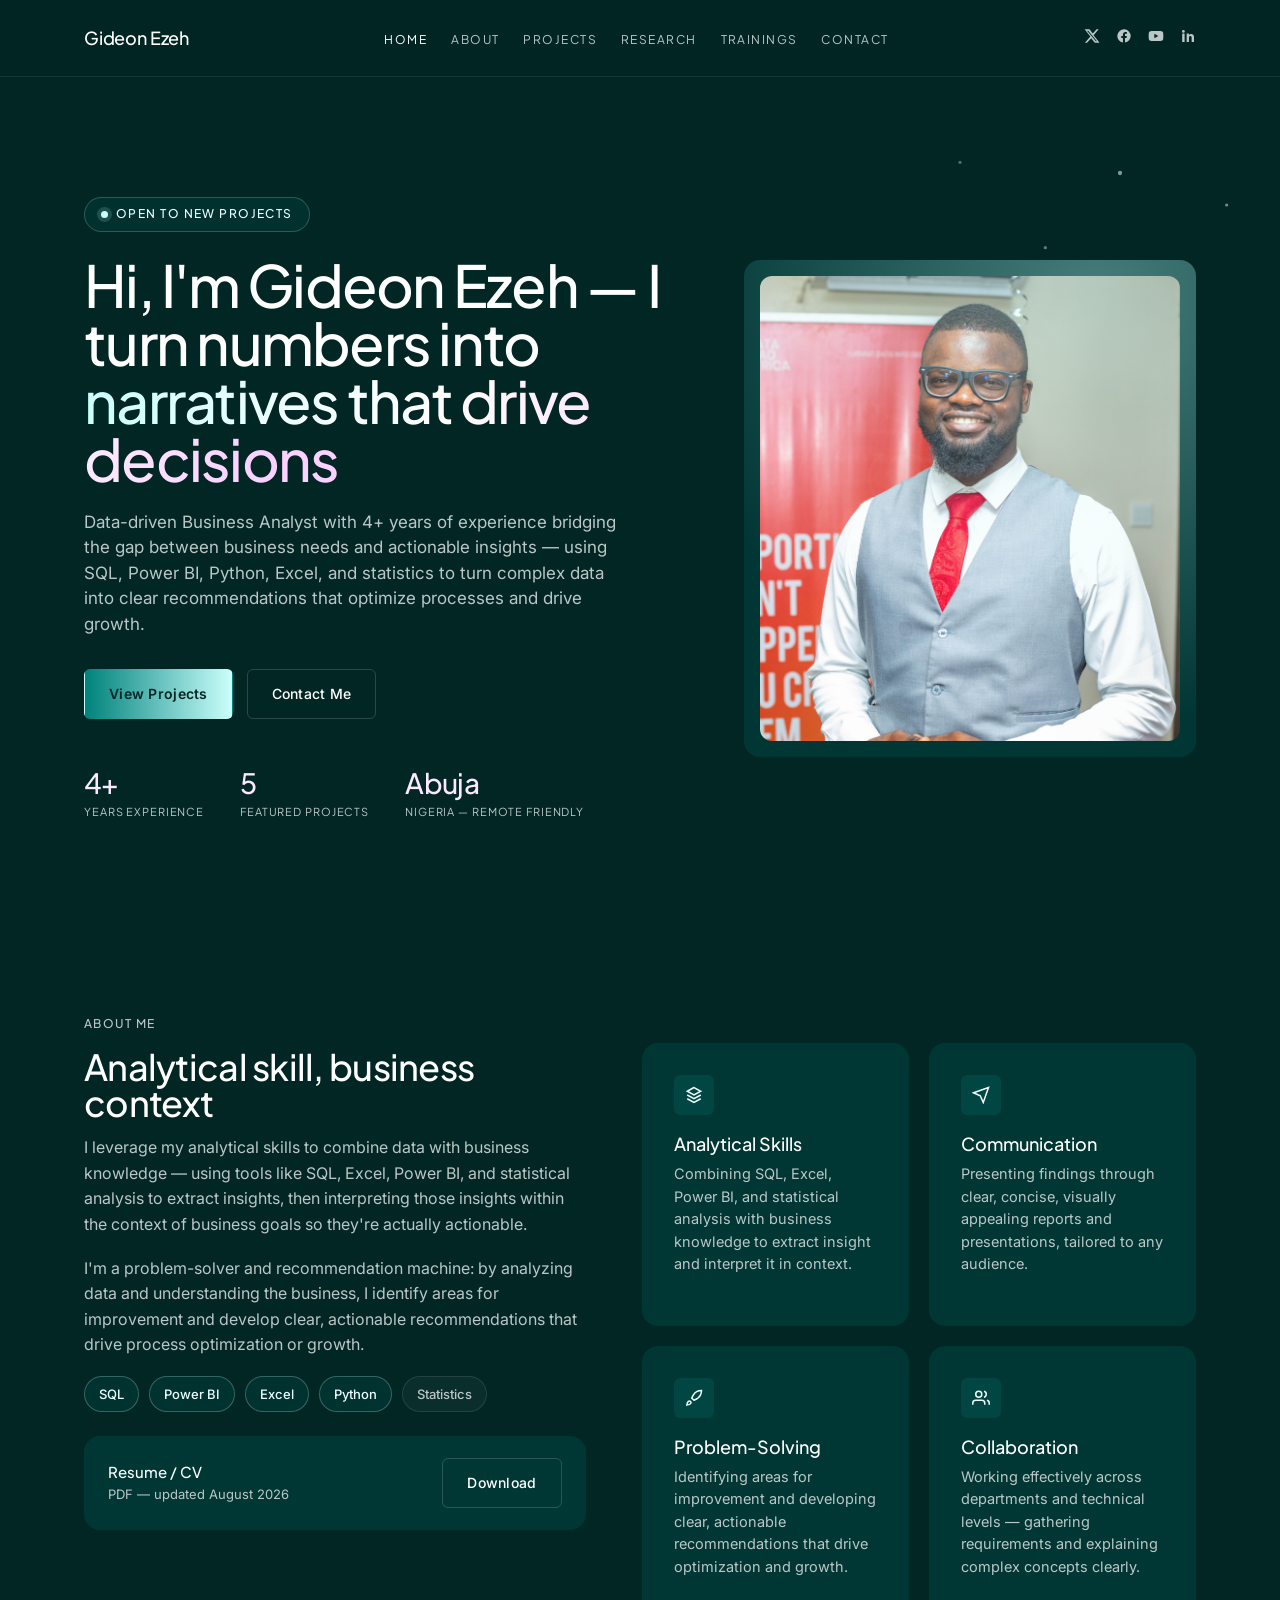
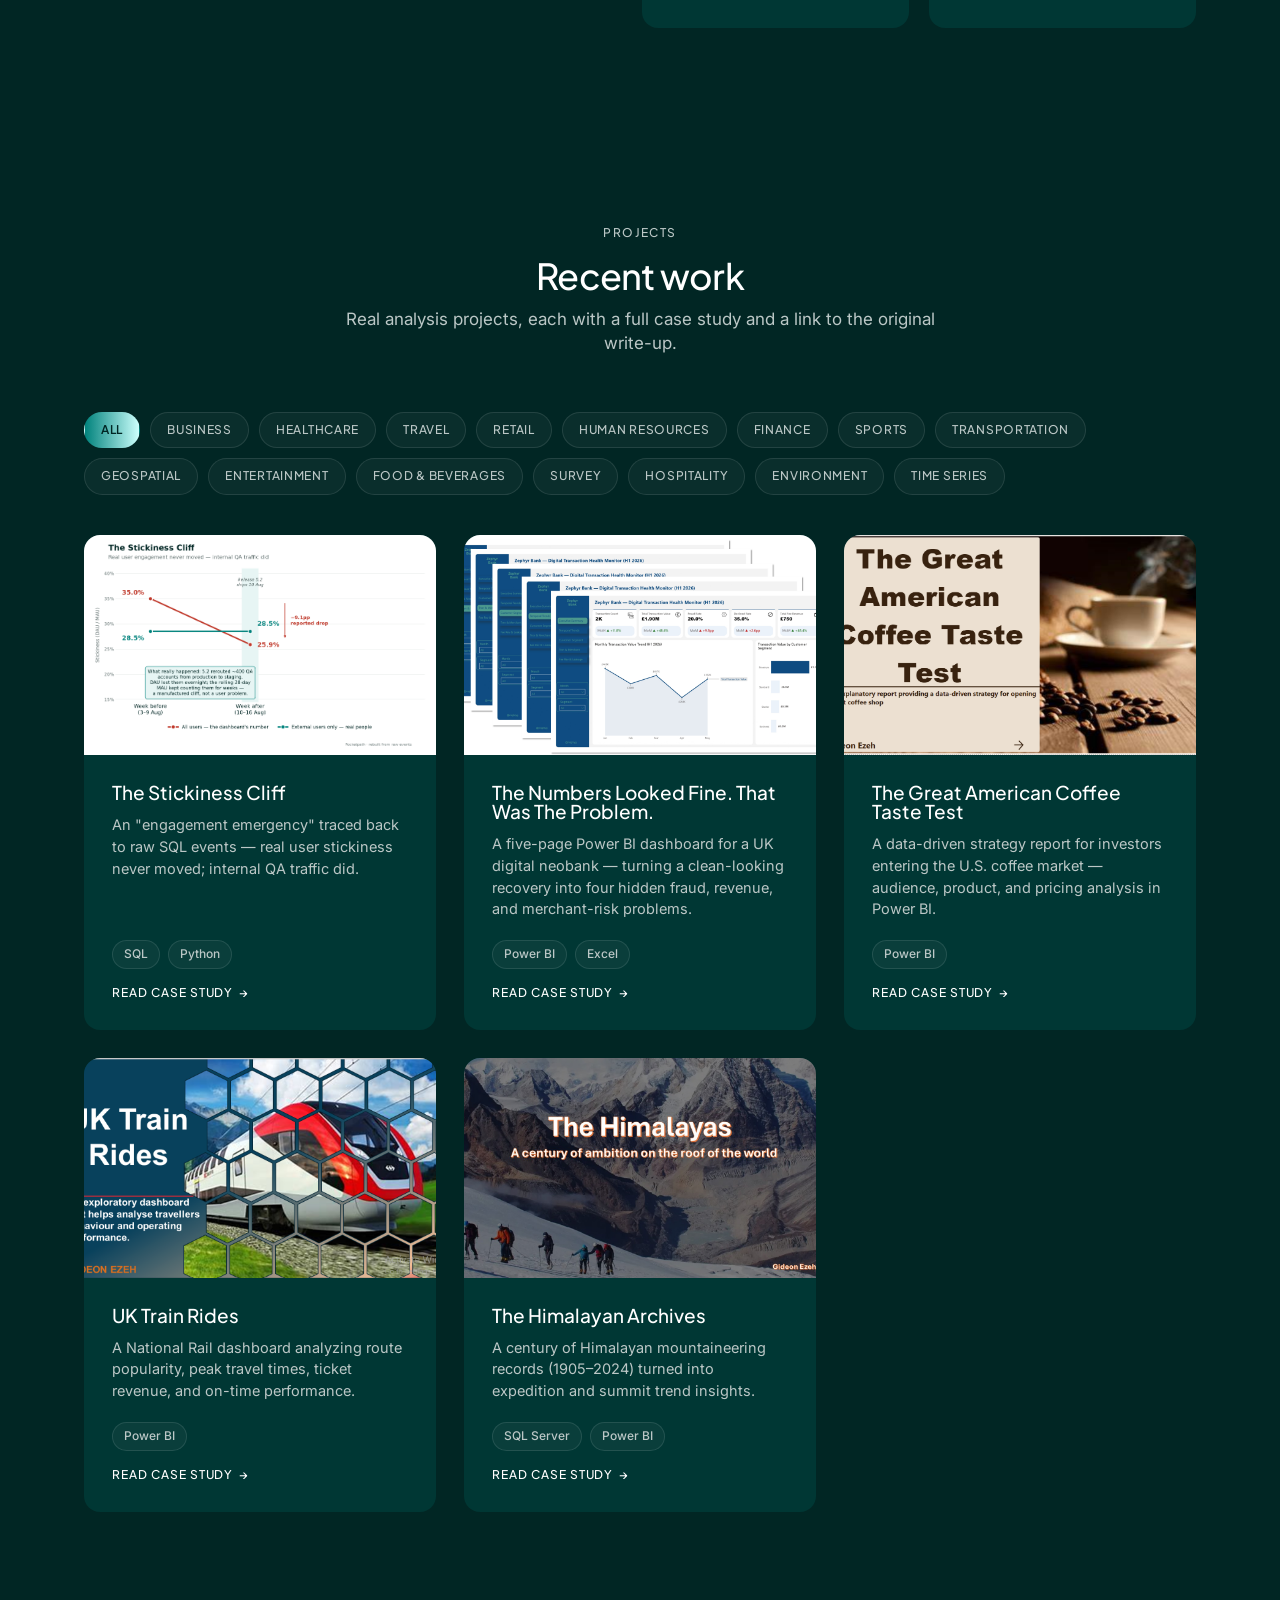
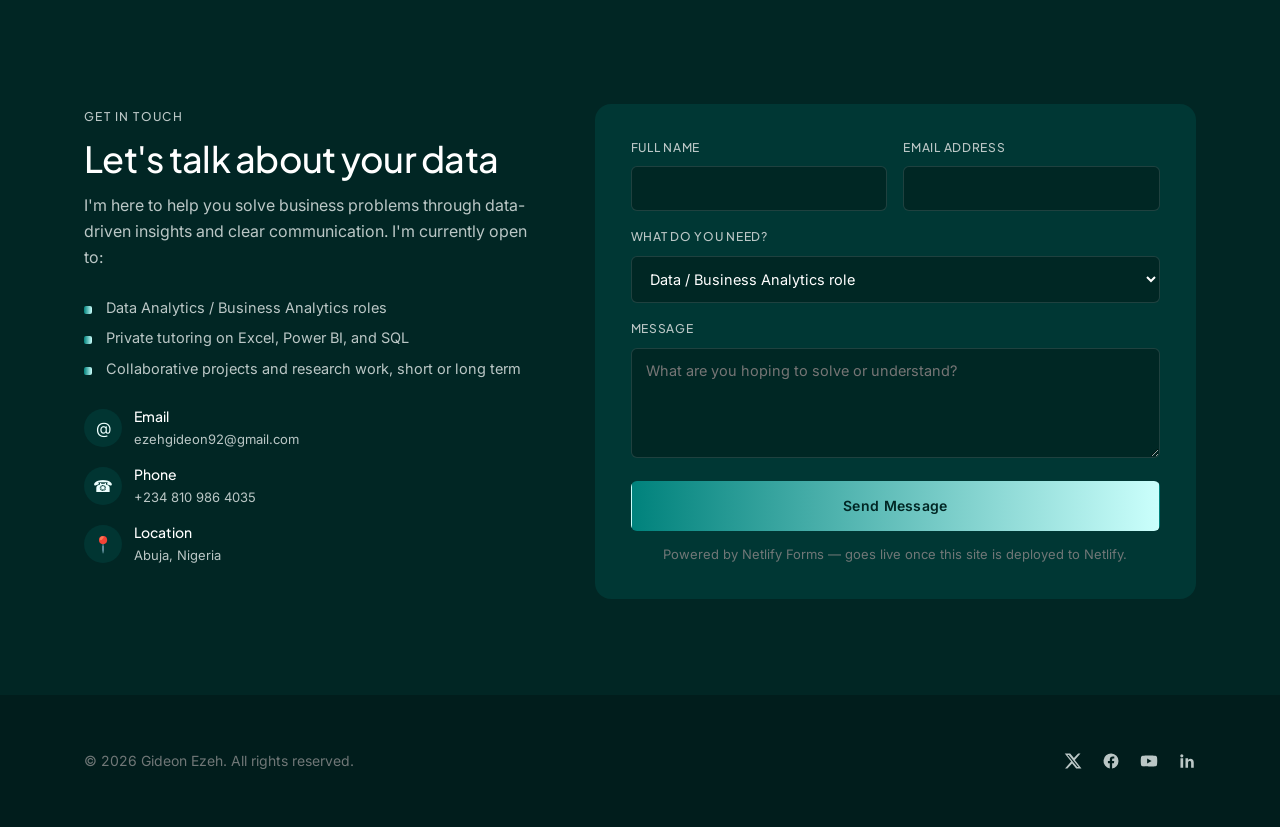
<file: index.html>
<!DOCTYPE html>
<html lang="en">
<head>
<meta charset="UTF-8">
<meta name="viewport" content="width=device-width, initial-scale=1.0">
<title>Gideon Ezeh — Data & Business Analyst</title>
<meta name="description" content="Data-driven Business Analyst turning numbers into narratives that drive business decisions. SQL, Power BI, Python, Excel. View real projects and get in touch.">
<link rel="preconnect" href="https://fonts.googleapis.com">
<link rel="preconnect" href="https://fonts.gstatic.com" crossorigin>
<link href="https://fonts.googleapis.com/css2?family=Plus+Jakarta+Sans:wght@400;500&family=Inter:wght@400;500;600&display=swap" rel="stylesheet">
<link rel="stylesheet" href="assets/css/style.css">
</head>
<body>

<nav class="nav">
  <div class="container">
    <a href="#home" class="logo">Gideon Ezeh</a>
    <ul class="nav-links">
      <li><a href="#home">Home</a></li>
      <li><a href="#about">About</a></li>
      <li><a href="#projects">Projects</a></li>
      <li><a href="research.html">Research</a></li>
      <li><a href="trainings.html">Trainings</a></li>
      <li><a href="#contact">Contact</a></li>
    </ul>
    <div class="nav-right">
      <ul class="nav-social">
        <li><a href="https://x.com/gideon_mighty" target="_blank" rel="noopener" aria-label="Twitter / X">
          <svg viewBox="0 0 24 24" fill="currentColor"><path d="M18.9 2H22l-7.6 8.7L23.3 22h-7l-5.5-6.6L4.5 22H1.4l8.1-9.3L1 2h7.2l5 6.1L18.9 2Zm-1.2 18h1.7L6.4 4h-1.8l13.1 16Z"/></svg>
        </a></li>
        <li><a href="https://web.facebook.com/KOLOURED" target="_blank" rel="noopener" aria-label="Facebook">
          <svg viewBox="0 0 24 24" fill="currentColor"><path d="M22 12a10 10 0 1 0-11.6 9.9v-7H7.9V12h2.5V9.8c0-2.5 1.5-3.9 3.8-3.9 1.1 0 2.2.2 2.2.2v2.5h-1.3c-1.2 0-1.6.8-1.6 1.6V12h2.8l-.4 2.9h-2.4v7A10 10 0 0 0 22 12Z"/></svg>
        </a></li>
        <li><a href="https://www.youtube.com/@GideonEzeh" target="_blank" rel="noopener" aria-label="YouTube">
          <svg viewBox="0 0 24 24" fill="currentColor"><path d="M23 12s0-3.5-.4-5.2c-.3-.9-1-1.6-1.9-1.9C18.9 4.5 12 4.5 12 4.5s-6.9 0-8.7.4c-.9.3-1.6 1-1.9 1.9C1 8.5 1 12 1 12s0 3.5.4 5.2c.3.9 1 1.6 1.9 1.9 1.8.4 8.7.4 8.7.4s6.9 0 8.7-.4c.9-.3 1.6-1 1.9-1.9.4-1.7.4-5.2.4-5.2Zm-13.5 3.3V8.7l6 3.3-6 3.3Z"/></svg>
        </a></li>
        <li><a href="https://www.linkedin.com/in/gideon-ezeh" target="_blank" rel="noopener" aria-label="LinkedIn">
          <svg viewBox="0 0 24 24" fill="currentColor"><path d="M6.9 8.4H3.3V21H6.9V8.4ZM5.1 3a2.1 2.1 0 1 0 0 4.2A2.1 2.1 0 0 0 5.1 3ZM21 21v-7c0-3.4-1.8-5-4.3-5-2 0-2.9 1.1-3.3 1.9V8.4H10v12.6h3.4v-6.6c0-1.7 1-2.5 2.2-2.5 1.1 0 1.9.7 1.9 2.5V21H21Z"/></svg>
        </a></li>
      </ul>
      <a href="#contact" class="btn btn-primary nav-cta">Contact Me</a>
      <button class="nav-toggle" aria-label="Toggle menu">
        <span></span><span></span><span></span>
      </button>
    </div>
  </div>
</nav>

<main>

  <!-- HERO -->
  <section id="home" class="hero">
    <svg class="hero-bg" viewBox="0 0 1200 500" preserveAspectRatio="none" xmlns="http://www.w3.org/2000/svg" aria-hidden="true">
      <circle cx="1050" cy="90" r="2" fill="#cbfffc" fill-opacity="0.8"/>
      <circle cx="980" cy="160" r="1.5" fill="#cbfffc" fill-opacity="0.6"/>
      <circle cx="1100" cy="220" r="2.5" fill="#cbfffc" fill-opacity="0.5"/>
      <circle cx="1000" cy="280" r="1.5" fill="#fde9ff" fill-opacity="0.6"/>
      <circle cx="1150" cy="120" r="1.5" fill="#cbfffc" fill-opacity="0.7"/>
      <circle cx="900" cy="80" r="1.5" fill="#cbfffc" fill-opacity="0.5"/>
      <circle cx="1080" cy="340" r="2" fill="#fde9ff" fill-opacity="0.5"/>
      <circle cx="950" cy="230" r="1" fill="#cbfffc" fill-opacity="0.6"/>
    </svg>
    <div class="container">
      <div>
        <span class="hero-kicker"><span class="dot"></span>Open to new projects</span>
        <h1>Hi, I'm Gideon Ezeh — I turn numbers into <span class="accent">narratives that drive decisions</span></h1>
        <p class="hero-lead">Data-driven Business Analyst with 4+ years of experience bridging the gap between business needs and actionable insights — using SQL, Power BI, Python, Excel, and statistics to turn complex data into clear recommendations that optimize processes and drive growth.</p>
        <div class="hero-actions">
          <a href="#projects" class="btn btn-primary">View Projects</a>
          <a href="#contact" class="btn btn-outline">Contact Me</a>
        </div>
        <div class="hero-stats">
          <div><div class="stat-num">4+</div><div class="stat-label">Years experience</div></div>
          <div><div class="stat-num">5</div><div class="stat-label">Featured projects</div></div>
          <div><div class="stat-num">Abuja</div><div class="stat-label">Nigeria — remote friendly</div></div>
        </div>
      </div>
      <div class="hero-visual">
        <div class="hero-visual-glow"></div>
        <img src="assets/img/me.jpg" alt="Portrait of Gideon Ezeh">
      </div>
    </div>
  </section>

  <!-- ABOUT -->
  <section id="about">
    <div class="container">
      <div class="about-grid">
        <div class="reveal">
          <span class="eyebrow">About Me</span>
          <h2>Analytical skill, business context</h2>
          <p>I leverage my analytical skills to combine data with business knowledge — using tools like SQL, Excel, Power BI, and statistical analysis to extract insights, then interpreting those insights within the context of business goals so they're actually actionable.</p>
          <p>I'm a problem-solver and recommendation machine: by analyzing data and understanding the business, I identify areas for improvement and develop clear, actionable recommendations that drive process optimization or growth.</p>
          <div class="skill-tags">
            <span class="tag accent-tag">SQL</span>
            <span class="tag accent-tag">Power BI</span>
            <span class="tag accent-tag">Excel</span>
            <span class="tag accent-tag">Python</span>
            <span class="tag">Statistics</span>
          </div>
          <div class="resume-card">
            <div>
              <strong>Resume / CV</strong>
              <span>PDF — updated August 2026</span>
            </div>
            <a href="assets/resume.pdf" class="btn btn-outline" download>Download</a>
          </div>
        </div>
        <div class="reveal">
          <div class="feature-grid">
            <div class="feature-card">
              <div class="icon">
                <svg width="18" height="18" viewBox="0 0 24 24" fill="none" stroke="currentColor" stroke-width="2"><path d="M12 2 3 7l9 5 9-5-9-5Z"/><path d="M3 12l9 5 9-5"/><path d="M3 17l9 5 9-5"/></svg>
              </div>
              <h3>Analytical Skills</h3>
              <p>Combining SQL, Excel, Power BI, and statistical analysis with business knowledge to extract insight and interpret it in context.</p>
            </div>
            <div class="feature-card">
              <div class="icon">
                <svg width="18" height="18" viewBox="0 0 24 24" fill="none" stroke="currentColor" stroke-width="2"><path d="m22 2-7 20-4-9-9-4 20-7Z"/></svg>
              </div>
              <h3>Communication</h3>
              <p>Presenting findings through clear, concise, visually appealing reports and presentations, tailored to any audience.</p>
            </div>
            <div class="feature-card">
              <div class="icon">
                <svg width="18" height="18" viewBox="0 0 24 24" fill="none" stroke="currentColor" stroke-width="2"><path d="M4.5 16.5c-1.5 1.26-2 5-2 5s3.74-.5 5-2c.71-.84.7-2.13-.09-2.91a2.18 2.18 0 0 0-2.91-.09Z"/><path d="m12 15-3-3a22 22 0 0 1 2-3.95A12.88 12.88 0 0 1 22 2c0 2.72-.78 7.5-6 11a22.35 22.35 0 0 1-4 2Z"/></svg>
              </div>
              <h3>Problem-Solving</h3>
              <p>Identifying areas for improvement and developing clear, actionable recommendations that drive optimization and growth.</p>
            </div>
            <div class="feature-card">
              <div class="icon">
                <svg width="18" height="18" viewBox="0 0 24 24" fill="none" stroke="currentColor" stroke-width="2"><path d="M17 21v-2a4 4 0 0 0-4-4H5a4 4 0 0 0-4 4v2"/><circle cx="9" cy="7" r="4"/><path d="M23 21v-2a4 4 0 0 0-3-3.87"/><path d="M16 3.13a4 4 0 0 1 0 7.75"/></svg>
              </div>
              <h3>Collaboration</h3>
              <p>Working effectively across departments and technical levels — gathering requirements and explaining complex concepts clearly.</p>
            </div>
          </div>
        </div>
      </div>
    </div>
  </section>

  <!-- PROJECTS -->
  <section id="projects">
    <div class="container">
      <div class="section-head reveal">
        <span class="eyebrow">Projects</span>
        <h2>Recent work</h2>
        <p>Real analysis projects, each with a full case study and a link to the original write-up.</p>
      </div>

      <div class="filter-bar reveal">
        <button class="filter-btn active" data-filter="all">All</button>
        <button class="filter-btn" data-filter="business">Business</button>
        <button class="filter-btn" data-filter="healthcare">Healthcare</button>
        <button class="filter-btn" data-filter="travel">Travel</button>
        <button class="filter-btn" data-filter="retail">Retail</button>
        <button class="filter-btn" data-filter="human-resources">Human Resources</button>
        <button class="filter-btn" data-filter="finance">Finance</button>
        <button class="filter-btn" data-filter="sports">Sports</button>
        <button class="filter-btn" data-filter="transportation">Transportation</button>
        <button class="filter-btn" data-filter="geospatial">Geospatial</button>
        <button class="filter-btn" data-filter="entertainment">Entertainment</button>
        <button class="filter-btn" data-filter="food-beverages">Food &amp; Beverages</button>
        <button class="filter-btn" data-filter="survey">Survey</button>
        <button class="filter-btn" data-filter="hospitality">Hospitality</button>
        <button class="filter-btn" data-filter="environment">Environment</button>
        <button class="filter-btn" data-filter="time-series">Time series</button>
      </div>

      <div class="project-grid">

        <a href="projects/pocketpath-stickiness-cliff.html" class="project-card reveal" data-categories="business time-series">
          <div class="project-thumb"><img src="assets/img/pocketpath-stickiness-chart.png" alt="Pocketpath stickiness chart showing all-users dropping while external-users stay flat"></div>
          <div class="project-body">
            <h3>The Stickiness Cliff</h3>
            <p>An "engagement emergency" traced back to raw SQL events — real user stickiness never moved; internal QA traffic did.</p>
            <div class="project-tags"><span class="tag">SQL</span><span class="tag">Python</span></div>
            <span class="project-link">Read case study <span class="arrow">→</span></span>
          </div>
        </a>

        <a href="projects/zephyr-bank-dashboard.html" class="project-card reveal" data-categories="finance business">
          <div class="project-thumb"><img src="assets/img/zephyr-cover.png" alt="Zephyr Bank Digital Transaction Health Monitor dashboard"></div>
          <div class="project-body">
            <h3>The Numbers Looked Fine. That Was The Problem.</h3>
            <p>A five-page Power BI dashboard for a UK digital neobank — turning a clean-looking recovery into four hidden fraud, revenue, and merchant-risk problems.</p>
            <div class="project-tags"><span class="tag">Power BI</span><span class="tag">Excel</span></div>
            <span class="project-link">Read case study <span class="arrow">→</span></span>
          </div>
        </a>

        <a href="projects/coffee-taste-test.html" class="project-card reveal" data-categories="food-beverages survey business">
          <div class="project-thumb"><img src="assets/img/coffee-taste-test.png" alt="Great American Coffee Taste Test dashboard"></div>
          <div class="project-body">
            <h3>The Great American Coffee Taste Test</h3>
            <p>A data-driven strategy report for investors entering the U.S. coffee market — audience, product, and pricing analysis in Power BI.</p>
            <div class="project-tags"><span class="tag">Power BI</span></div>
            <span class="project-link">Read case study <span class="arrow">→</span></span>
          </div>
        </a>

        <a href="projects/uk-train-rides.html" class="project-card reveal" data-categories="transportation business">
          <div class="project-thumb"><img src="assets/img/uk-train-rides.png" alt="UK train rides Power BI dashboard"></div>
          <div class="project-body">
            <h3>UK Train Rides</h3>
            <p>A National Rail dashboard analyzing route popularity, peak travel times, ticket revenue, and on-time performance.</p>
            <div class="project-tags"><span class="tag">Power BI</span></div>
            <span class="project-link">Read case study <span class="arrow">→</span></span>
          </div>
        </a>

        <a href="projects/himalayan-archives.html" class="project-card reveal" data-categories="travel sports time-series">
          <div class="project-thumb"><img src="assets/img/himalayan-archives.jpg" alt="Himalayan Archives expedition data visualization"></div>
          <div class="project-body">
            <h3>The Himalayan Archives</h3>
            <p>A century of Himalayan mountaineering records (1905–2024) turned into expedition and summit trend insights.</p>
            <div class="project-tags"><span class="tag">SQL Server</span><span class="tag">Power BI</span></div>
            <span class="project-link">Read case study <span class="arrow">→</span></span>
          </div>
        </a>

      </div>

      <p class="project-empty">No projects in this category yet — check back soon, or <a href="#contact" style="color:var(--color-mist); text-decoration:underline;">get in touch</a> if you have one in mind.</p>
    </div>
  </section>

  <!-- CONTACT -->
  <section id="contact">
    <div class="container">
      <div class="contact-wrap">
        <div class="contact-info reveal">
          <span class="eyebrow">Get In Touch</span>
          <h2>Let's talk about your data</h2>
          <p>I'm here to help you solve business problems through data-driven insights and clear communication. I'm currently open to:</p>
          <ul class="open-to">
            <li>Data Analytics / Business Analytics roles</li>
            <li>Private tutoring on Excel, Power BI, and SQL</li>
            <li>Collaborative projects and research work, short or long term</li>
          </ul>

          <div class="contact-detail">
            <div class="icon">@</div>
            <div><strong>Email</strong><a href="mailto:ezehgideon92@gmail.com">ezehgideon92@gmail.com</a></div>
          </div>
          <div class="contact-detail">
            <div class="icon">☎</div>
            <div><strong>Phone</strong><span>+234 810 986 4035</span></div>
          </div>
          <div class="contact-detail">
            <div class="icon">📍</div>
            <div><strong>Location</strong><span>Abuja, Nigeria</span></div>
          </div>
        </div>

        <form id="contact-form" class="contact-form reveal" name="contact" method="POST" data-netlify="true" netlify-honeypot="bot-field">
          <input type="hidden" name="form-name" value="contact">
          <p class="hp-field"><label>Don't fill this out: <input name="bot-field"></label></p>

          <div class="form-row">
            <div class="field">
              <label for="name">Full name</label>
              <input type="text" id="name" name="name" required>
            </div>
            <div class="field">
              <label for="email">Email address</label>
              <input type="email" id="email" name="email" required>
            </div>
          </div>

          <div class="field">
            <label for="project-type">What do you need?</label>
            <select id="project-type" name="project-type">
              <option>Data / Business Analytics role</option>
              <option>Dashboard / BI reporting project</option>
              <option>Tutoring (Excel / Power BI / SQL)</option>
              <option>Collaboration / research</option>
              <option>Other</option>
            </select>
          </div>

          <div class="field">
            <label for="message">Message</label>
            <textarea id="message" name="message" required placeholder="What are you hoping to solve or understand?"></textarea>
          </div>

          <button type="submit" class="btn btn-primary btn-block">Send Message</button>
          <p class="form-status"></p>
          <p class="form-note">Powered by Netlify Forms — goes live once this site is deployed to Netlify.</p>
        </form>
      </div>
    </div>
  </section>

</main>

<footer class="site-footer">
  <div class="container footer-inner">
    <p>&copy; 2026 Gideon Ezeh. All rights reserved.</p>
    <div class="footer-links">
      <a href="https://x.com/gideon_mighty" target="_blank" rel="noopener" aria-label="Twitter / X">
        <svg viewBox="0 0 24 24" fill="currentColor"><path d="M18.9 2H22l-7.6 8.7L23.3 22h-7l-5.5-6.6L4.5 22H1.4l8.1-9.3L1 2h7.2l5 6.1L18.9 2Zm-1.2 18h1.7L6.4 4h-1.8l13.1 16Z"/></svg>
      </a>
      <a href="https://web.facebook.com/KOLOURED" target="_blank" rel="noopener" aria-label="Facebook">
        <svg viewBox="0 0 24 24" fill="currentColor"><path d="M22 12a10 10 0 1 0-11.6 9.9v-7H7.9V12h2.5V9.8c0-2.5 1.5-3.9 3.8-3.9 1.1 0 2.2.2 2.2.2v2.5h-1.3c-1.2 0-1.6.8-1.6 1.6V12h2.8l-.4 2.9h-2.4v7A10 10 0 0 0 22 12Z"/></svg>
      </a>
      <a href="https://www.youtube.com/@GideonEzeh" target="_blank" rel="noopener" aria-label="YouTube">
        <svg viewBox="0 0 24 24" fill="currentColor"><path d="M23 12s0-3.5-.4-5.2c-.3-.9-1-1.6-1.9-1.9C18.9 4.5 12 4.5 12 4.5s-6.9 0-8.7.4c-.9.3-1.6 1-1.9 1.9C1 8.5 1 12 1 12s0 3.5.4 5.2c.3.9 1 1.6 1.9 1.9 1.8.4 8.7.4 8.7.4s6.9 0 8.7-.4c.9-.3 1.6-1 1.9-1.9.4-1.7.4-5.2.4-5.2Zm-13.5 3.3V8.7l6 3.3-6 3.3Z"/></svg>
      </a>
      <a href="https://www.linkedin.com/in/gideon-ezeh" target="_blank" rel="noopener" aria-label="LinkedIn">
        <svg viewBox="0 0 24 24" fill="currentColor"><path d="M6.9 8.4H3.3V21H6.9V8.4ZM5.1 3a2.1 2.1 0 1 0 0 4.2A2.1 2.1 0 0 0 5.1 3ZM21 21v-7c0-3.4-1.8-5-4.3-5-2 0-2.9 1.1-3.3 1.9V8.4H10v12.6h3.4v-6.6c0-1.7 1-2.5 2.2-2.5 1.1 0 1.9.7 1.9 2.5V21H21Z"/></svg>
      </a>
    </div>
  </div>
</footer>

<script src="assets/js/main.js"></script>
</body>
</html>
</file>
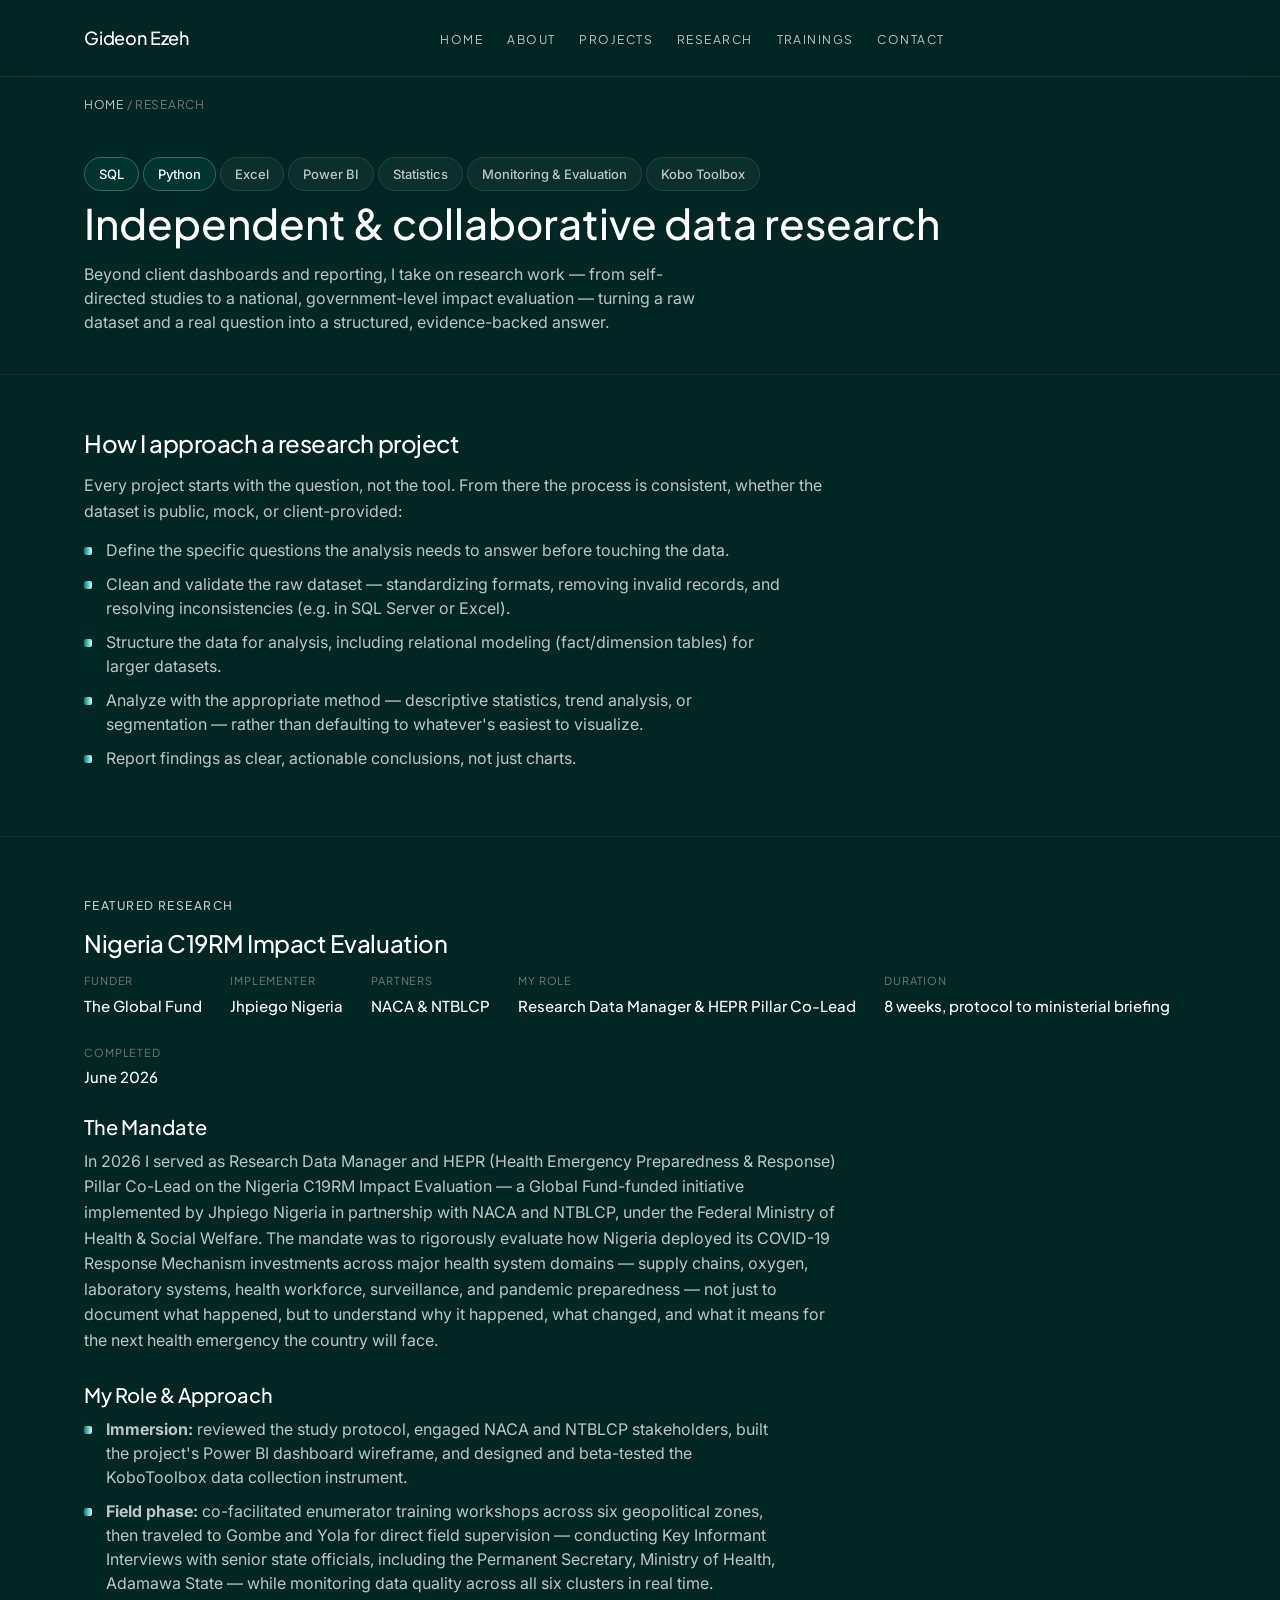
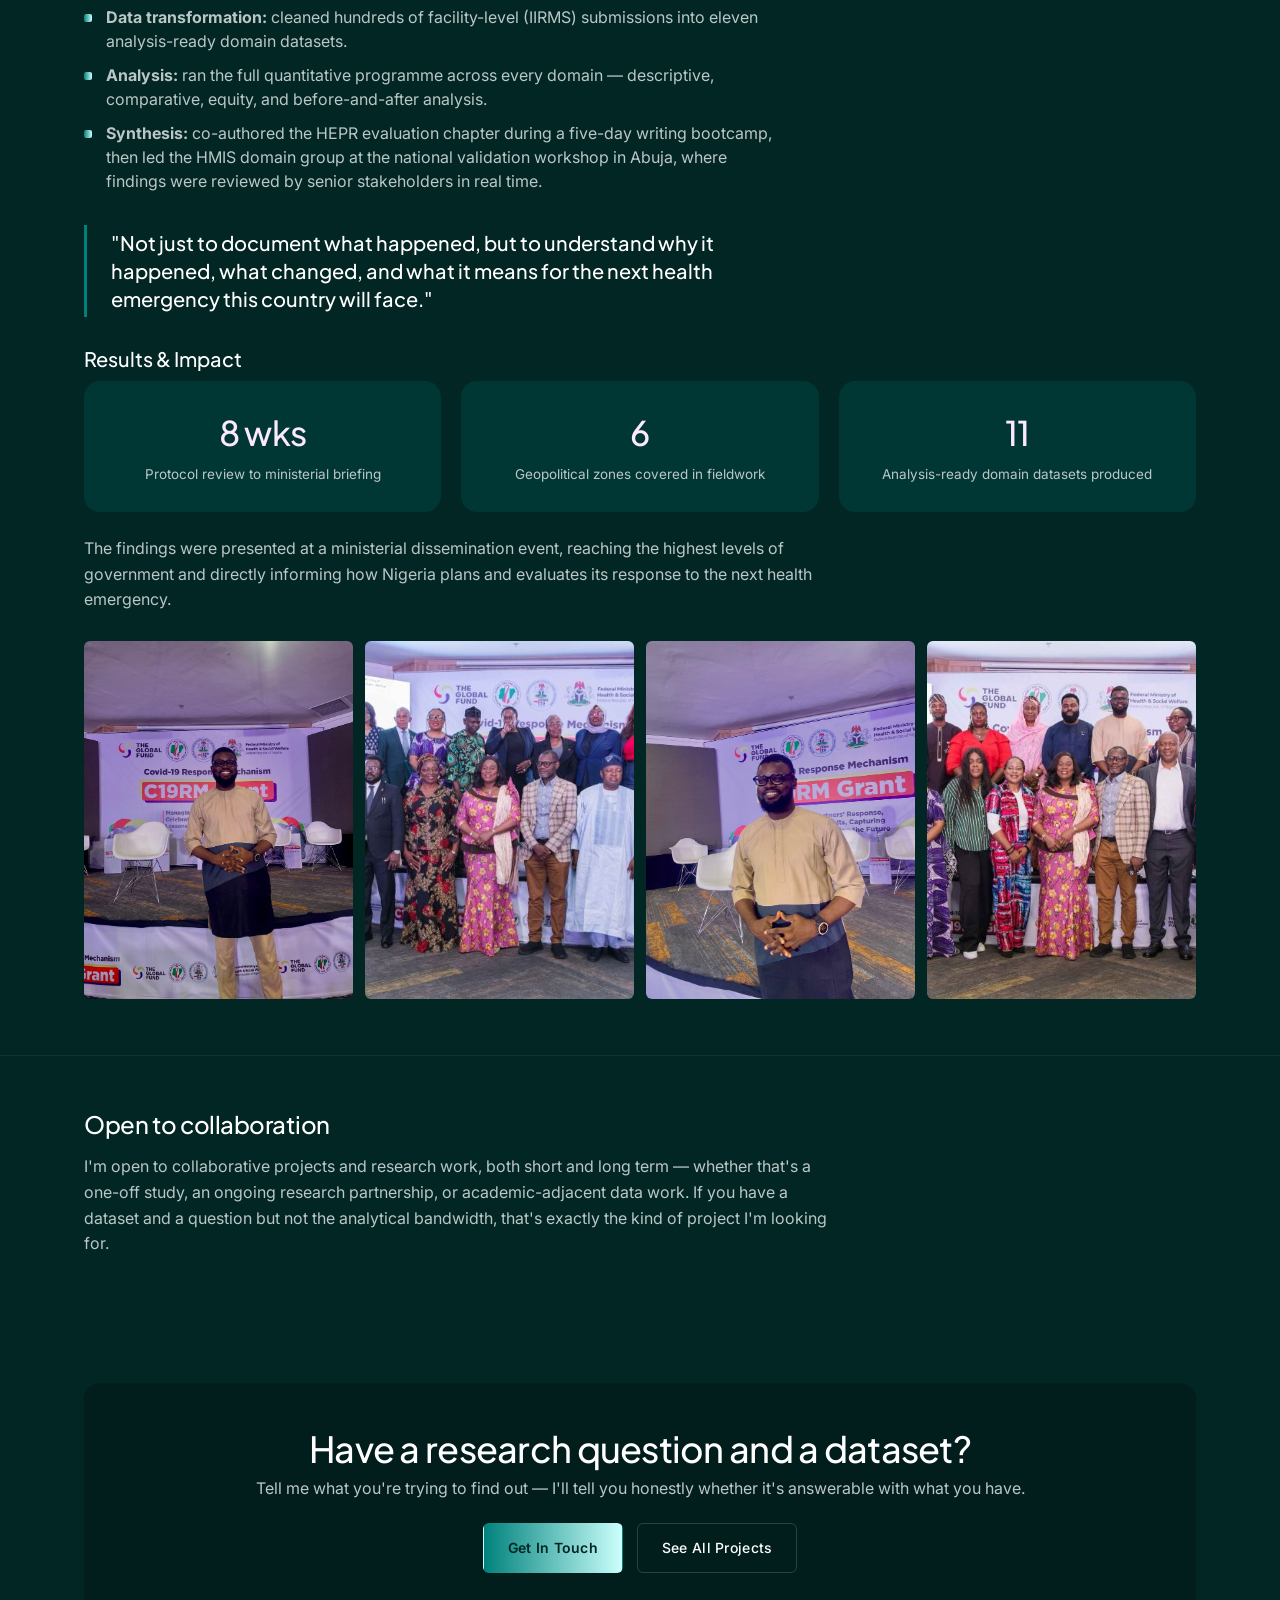
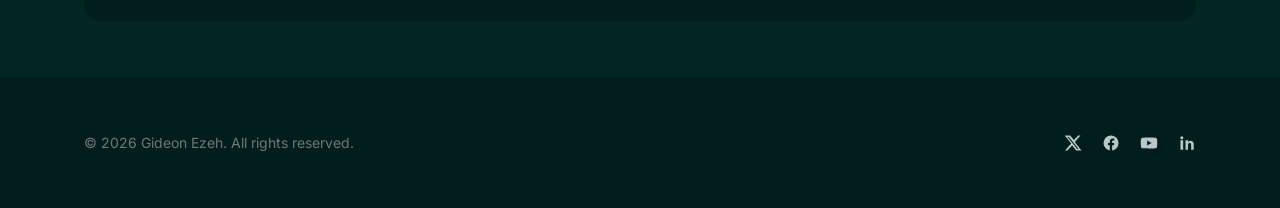
<file: research.html>
<!DOCTYPE html>
<html lang="en">
<head>
<meta charset="UTF-8">
<meta name="viewport" content="width=device-width, initial-scale=1.0">
<title>Research — Gideon Ezeh</title>
<meta name="description" content="Independent and collaborative data research by Gideon Ezeh — including the Nigeria C19RM Impact Evaluation, a Global Fund-funded national health system evaluation with Jhpiego Nigeria, NACA, and NTBLCP.">
<link rel="preconnect" href="https://fonts.googleapis.com">
<link rel="preconnect" href="https://fonts.gstatic.com" crossorigin>
<link href="https://fonts.googleapis.com/css2?family=Plus+Jakarta+Sans:wght@400;500&family=Inter:wght@400;500;600&display=swap" rel="stylesheet">
<link rel="stylesheet" href="assets/css/style.css">
</head>
<body>

<nav class="nav">
  <div class="container">
    <a href="index.html" class="logo">Gideon Ezeh</a>
    <ul class="nav-links">
      <li><a href="index.html#home">Home</a></li>
      <li><a href="index.html#about">About</a></li>
      <li><a href="index.html#projects">Projects</a></li>
      <li><a href="research.html">Research</a></li>
      <li><a href="trainings.html">Trainings</a></li>
      <li><a href="index.html#contact">Contact</a></li>
    </ul>
    <div class="nav-right">
      <a href="index.html#contact" class="btn btn-primary nav-cta">Contact Me</a>
      <button class="nav-toggle" aria-label="Toggle menu">
        <span></span><span></span><span></span>
      </button>
    </div>
  </div>
</nav>

<main>
  <div class="container">
    <p class="breadcrumb"><a href="index.html">Home</a> / Research</p>
  </div>

  <header class="case-header">
    <div class="container">
      <span class="tag accent-tag">SQL</span><span class="tag accent-tag">Python</span><span class="tag">Excel</span><span class="tag">Power BI</span><span class="tag">Statistics</span><span class="tag">Monitoring &amp; Evaluation</span><span class="tag">Kobo Toolbox</span>
      <h1>Independent &amp; collaborative data research</h1>
      <p>Beyond client dashboards and reporting, I take on research work — from self-directed studies to a national, government-level impact evaluation — turning a raw dataset and a real question into a structured, evidence-backed answer.</p>
    </div>
  </header>

  <section class="case-section">
    <div class="container">
      <h2>How I approach a research project</h2>
      <p>Every project starts with the question, not the tool. From there the process is consistent, whether the dataset is public, mock, or client-provided:</p>
      <ul>
        <li>Define the specific questions the analysis needs to answer before touching the data.</li>
        <li>Clean and validate the raw dataset — standardizing formats, removing invalid records, and resolving inconsistencies (e.g. in SQL Server or Excel).</li>
        <li>Structure the data for analysis, including relational modeling (fact/dimension tables) for larger datasets.</li>
        <li>Analyze with the appropriate method — descriptive statistics, trend analysis, or segmentation — rather than defaulting to whatever's easiest to visualize.</li>
        <li>Report findings as clear, actionable conclusions, not just charts.</li>
      </ul>
    </div>
  </section>

  <section class="case-section">
    <div class="container">
      <span class="eyebrow">Featured Research</span>
      <h2>Nigeria C19RM Impact Evaluation</h2>
      <div class="case-meta" style="margin-top:0; margin-bottom:28px;">
        <div><span>Funder</span><strong>The Global Fund</strong></div>
        <div><span>Implementer</span><strong>Jhpiego Nigeria</strong></div>
        <div><span>Partners</span><strong>NACA &amp; NTBLCP</strong></div>
        <div><span>My Role</span><strong>Research Data Manager &amp; HEPR Pillar Co-Lead</strong></div>
        <div><span>Duration</span><strong>8 weeks, protocol to ministerial briefing</strong></div>
        <div><span>Completed</span><strong>June 2026</strong></div>
      </div>

      <h3 style="margin-bottom:12px;">The Mandate</h3>
      <p>In 2026 I served as Research Data Manager and HEPR (Health Emergency Preparedness &amp; Response) Pillar Co-Lead on the Nigeria C19RM Impact Evaluation — a Global Fund-funded initiative implemented by Jhpiego Nigeria in partnership with NACA and NTBLCP, under the Federal Ministry of Health &amp; Social Welfare. The mandate was to rigorously evaluate how Nigeria deployed its COVID-19 Response Mechanism investments across major health system domains — supply chains, oxygen, laboratory systems, health workforce, surveillance, and pandemic preparedness — not just to document what happened, but to understand why it happened, what changed, and what it means for the next health emergency the country will face.</p>

      <h3 style="margin:32px 0 12px;">My Role &amp; Approach</h3>
      <ul>
        <li><strong>Immersion:</strong> reviewed the study protocol, engaged NACA and NTBLCP stakeholders, built the project's Power BI dashboard wireframe, and designed and beta-tested the KoboToolbox data collection instrument.</li>
        <li><strong>Field phase:</strong> co-facilitated enumerator training workshops across six geopolitical zones, then traveled to Gombe and Yola for direct field supervision — conducting Key Informant Interviews with senior state officials, including the Permanent Secretary, Ministry of Health, Adamawa State — while monitoring data quality across all six clusters in real time.</li>
        <li><strong>Data transformation:</strong> cleaned hundreds of facility-level (IIRMS) submissions into eleven analysis-ready domain datasets.</li>
        <li><strong>Analysis:</strong> ran the full quantitative programme across every domain — descriptive, comparative, equity, and before-and-after analysis.</li>
        <li><strong>Synthesis:</strong> co-authored the HEPR evaluation chapter during a five-day writing bootcamp, then led the HMIS domain group at the national validation workshop in Abuja, where findings were reviewed by senior stakeholders in real time.</li>
      </ul>

      <div class="pull-quote">
        <p>"Not just to document what happened, but to understand why it happened, what changed, and what it means for the next health emergency this country will face."</p>
      </div>

      <h3 style="margin-bottom:12px;">Results &amp; Impact</h3>
      <div class="results-grid">
        <div class="result-stat"><div class="num">8 wks</div><div class="label">Protocol review to ministerial briefing</div></div>
        <div class="result-stat"><div class="num">6</div><div class="label">Geopolitical zones covered in fieldwork</div></div>
        <div class="result-stat"><div class="num">11</div><div class="label">Analysis-ready domain datasets produced</div></div>
      </div>
      <p style="margin-top:24px;">The findings were presented at a ministerial dissemination event, reaching the highest levels of government and directly informing how Nigeria plans and evaluates its response to the next health emergency.</p>

      <div class="photo-gallery">
        <img src="assets/img/c19rm-portrait-full.jpg" alt="Gideon Ezeh at the Nigeria C19RM Impact Evaluation dissemination event">
        <img src="assets/img/c19rm-group-1.jpg" alt="C19RM Impact Evaluation partners and stakeholders at the dissemination event">
        <img src="assets/img/c19rm-portrait-closeup.jpg" alt="Gideon Ezeh at the C19RM Grant event">
        <img src="assets/img/c19rm-group-2.jpg" alt="C19RM Impact Evaluation research and partner team">
      </div>
    </div>
  </section>

  <section class="case-section">
    <div class="container">
      <h2>Open to collaboration</h2>
      <p>I'm open to collaborative projects and research work, both short and long term — whether that's a one-off study, an ongoing research partnership, or academic-adjacent data work. If you have a dataset and a question but not the analytical bandwidth, that's exactly the kind of project I'm looking for.</p>
    </div>
  </section>

  <div class="container">
    <div class="case-cta">
      <h2>Have a research question and a dataset?</h2>
      <p>Tell me what you're trying to find out — I'll tell you honestly whether it's answerable with what you have.</p>
      <div class="case-cta-actions">
        <a href="index.html#contact" class="btn btn-primary">Get In Touch</a>
        <a href="index.html#projects" class="btn btn-outline">See All Projects</a>
      </div>
    </div>
  </div>
</main>

<footer class="site-footer">
  <div class="container footer-inner">
    <p>&copy; 2026 Gideon Ezeh. All rights reserved.</p>
    <div class="footer-links">
      <a href="https://x.com/gideon_mighty" target="_blank" rel="noopener" aria-label="Twitter / X">
        <svg viewBox="0 0 24 24" fill="currentColor"><path d="M18.9 2H22l-7.6 8.7L23.3 22h-7l-5.5-6.6L4.5 22H1.4l8.1-9.3L1 2h7.2l5 6.1L18.9 2Zm-1.2 18h1.7L6.4 4h-1.8l13.1 16Z"/></svg>
      </a>
      <a href="https://web.facebook.com/KOLOURED" target="_blank" rel="noopener" aria-label="Facebook">
        <svg viewBox="0 0 24 24" fill="currentColor"><path d="M22 12a10 10 0 1 0-11.6 9.9v-7H7.9V12h2.5V9.8c0-2.5 1.5-3.9 3.8-3.9 1.1 0 2.2.2 2.2.2v2.5h-1.3c-1.2 0-1.6.8-1.6 1.6V12h2.8l-.4 2.9h-2.4v7A10 10 0 0 0 22 12Z"/></svg>
      </a>
      <a href="https://www.youtube.com/@GideonEzeh" target="_blank" rel="noopener" aria-label="YouTube">
        <svg viewBox="0 0 24 24" fill="currentColor"><path d="M23 12s0-3.5-.4-5.2c-.3-.9-1-1.6-1.9-1.9C18.9 4.5 12 4.5 12 4.5s-6.9 0-8.7.4c-.9.3-1.6 1-1.9 1.9C1 8.5 1 12 1 12s0 3.5.4 5.2c.3.9 1 1.6 1.9 1.9 1.8.4 8.7.4 8.7.4s6.9 0 8.7-.4c.9-.3 1.6-1 1.9-1.9.4-1.7.4-5.2.4-5.2Zm-13.5 3.3V8.7l6 3.3-6 3.3Z"/></svg>
      </a>
      <a href="https://www.linkedin.com/in/gideon-ezeh" target="_blank" rel="noopener" aria-label="LinkedIn">
        <svg viewBox="0 0 24 24" fill="currentColor"><path d="M6.9 8.4H3.3V21H6.9V8.4ZM5.1 3a2.1 2.1 0 1 0 0 4.2A2.1 2.1 0 0 0 5.1 3ZM21 21v-7c0-3.4-1.8-5-4.3-5-2 0-2.9 1.1-3.3 1.9V8.4H10v12.6h3.4v-6.6c0-1.7 1-2.5 2.2-2.5 1.1 0 1.9.7 1.9 2.5V21H21Z"/></svg>
      </a>
    </div>
  </div>
</footer>

<script src="assets/js/main.js"></script>
</body>
</html>
</file>
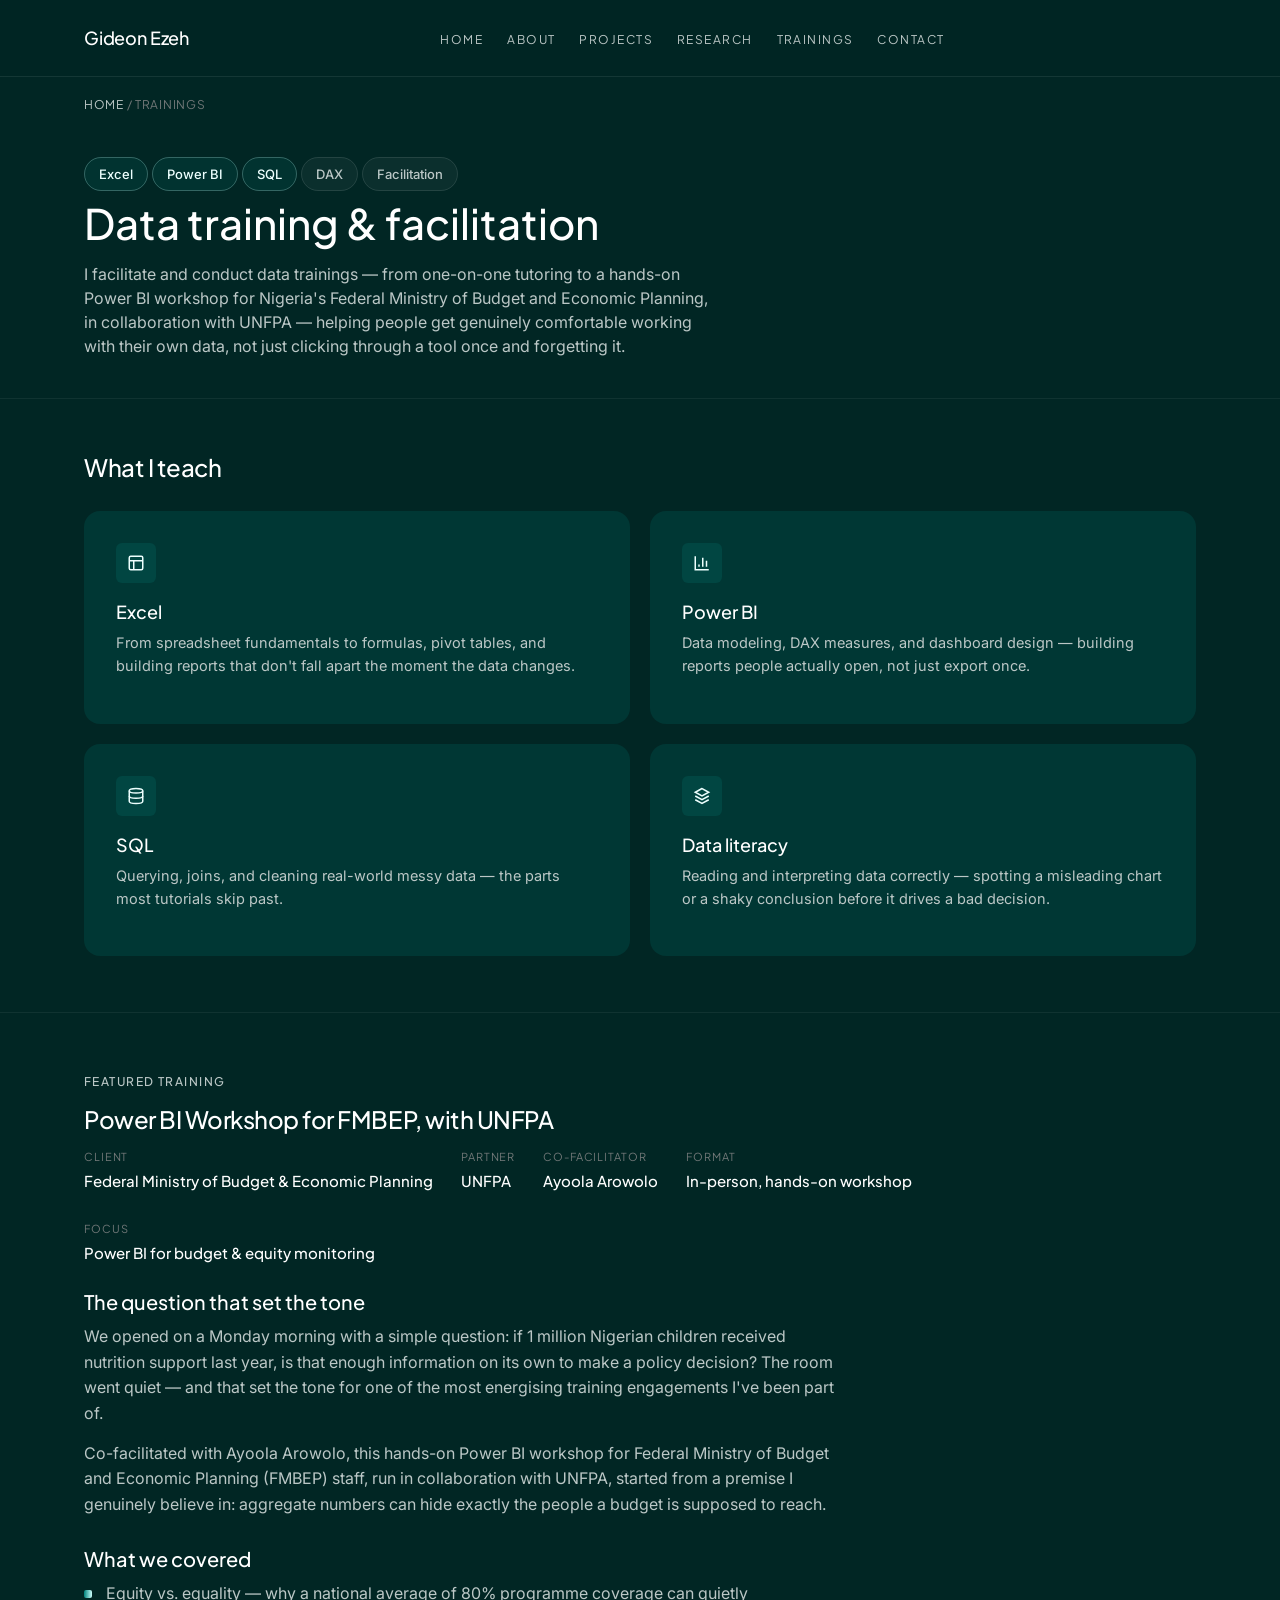
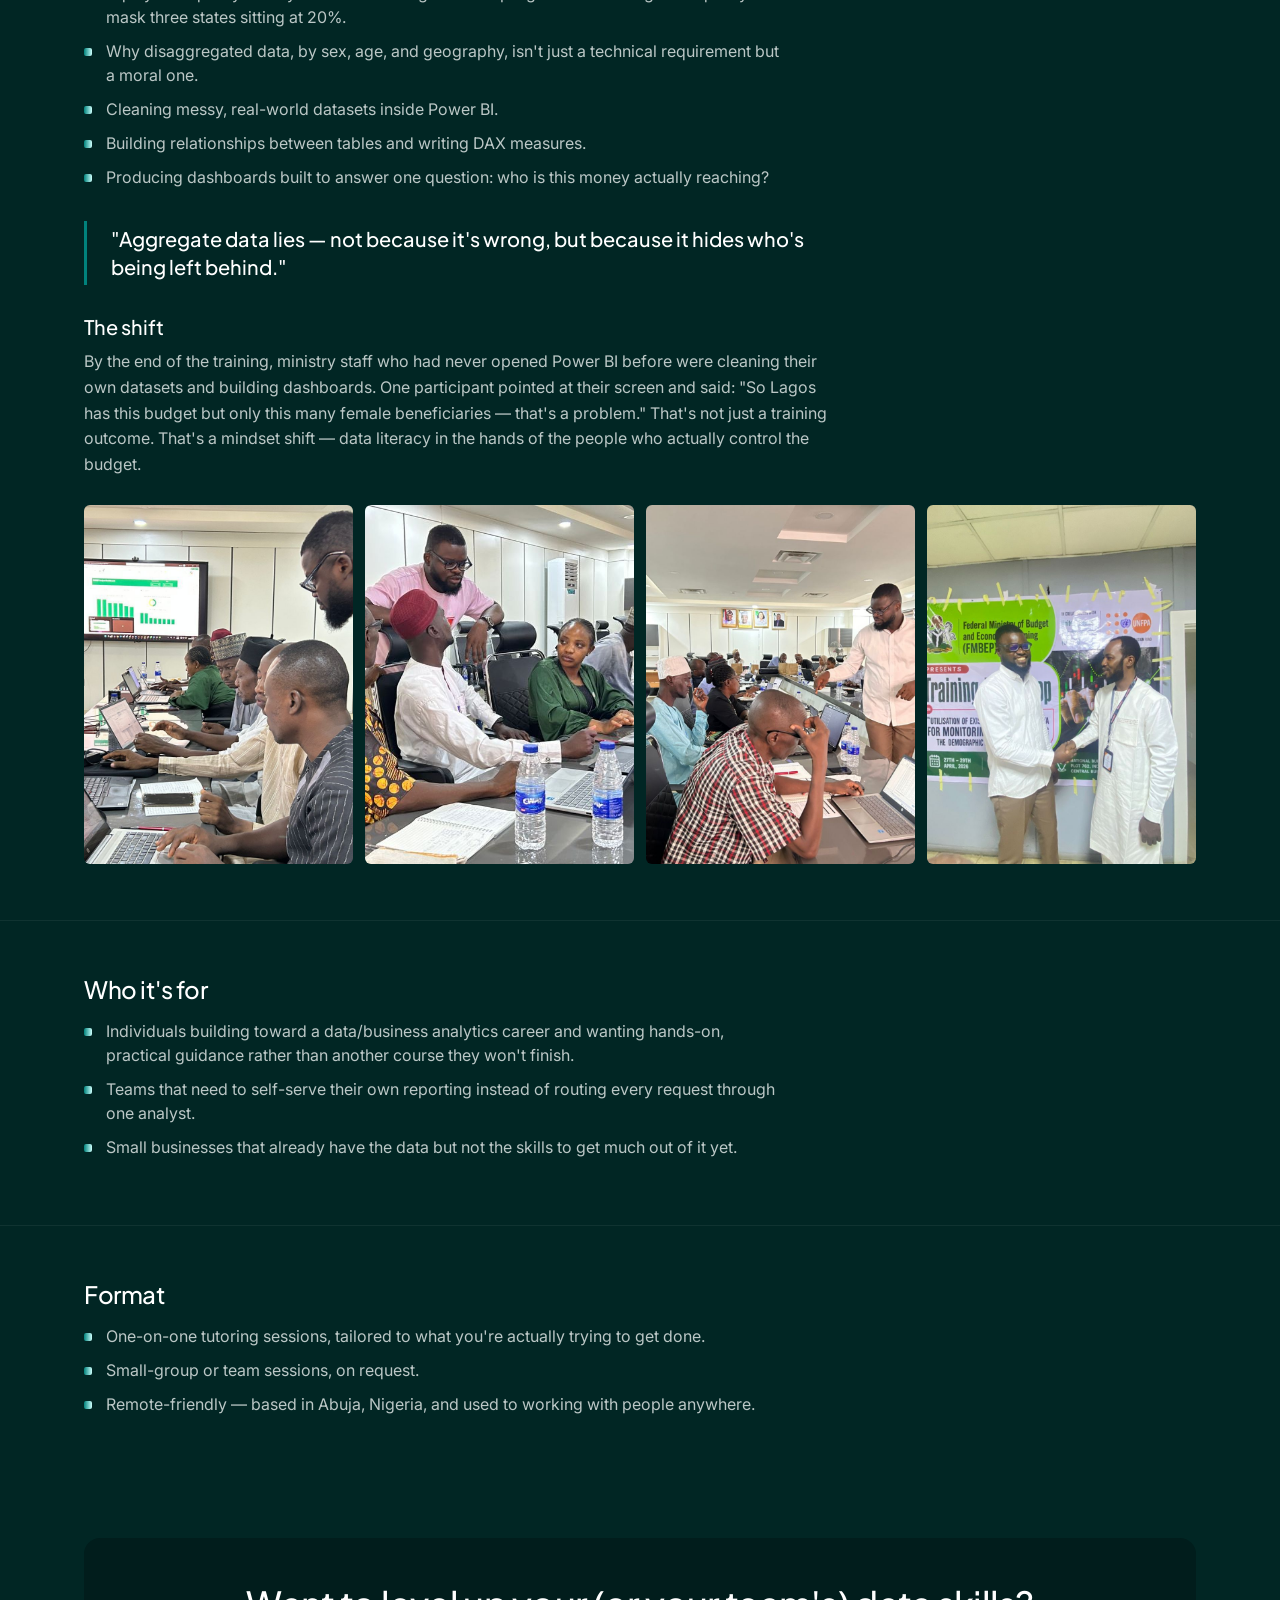
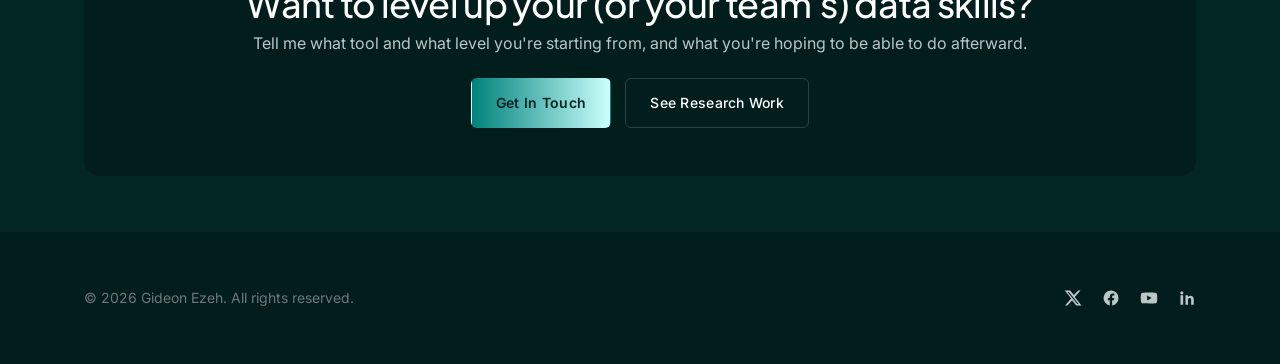
<file: trainings.html>
<!DOCTYPE html>
<html lang="en">
<head>
<meta charset="UTF-8">
<meta name="viewport" content="width=device-width, initial-scale=1.0">
<title>Trainings — Gideon Ezeh</title>
<meta name="description" content="Data training and facilitation with Gideon Ezeh — including a Power BI workshop for Nigeria's Federal Ministry of Budget and Economic Planning (FMBEP), in collaboration with UNFPA — plus one-on-one tutoring in Excel, SQL, and Power BI.">
<link rel="preconnect" href="https://fonts.googleapis.com">
<link rel="preconnect" href="https://fonts.gstatic.com" crossorigin>
<link href="https://fonts.googleapis.com/css2?family=Plus+Jakarta+Sans:wght@400;500&family=Inter:wght@400;500;600&display=swap" rel="stylesheet">
<link rel="stylesheet" href="assets/css/style.css">
</head>
<body>

<nav class="nav">
  <div class="container">
    <a href="index.html" class="logo">Gideon Ezeh</a>
    <ul class="nav-links">
      <li><a href="index.html#home">Home</a></li>
      <li><a href="index.html#about">About</a></li>
      <li><a href="index.html#projects">Projects</a></li>
      <li><a href="research.html">Research</a></li>
      <li><a href="trainings.html">Trainings</a></li>
      <li><a href="index.html#contact">Contact</a></li>
    </ul>
    <div class="nav-right">
      <a href="index.html#contact" class="btn btn-primary nav-cta">Contact Me</a>
      <button class="nav-toggle" aria-label="Toggle menu">
        <span></span><span></span><span></span>
      </button>
    </div>
  </div>
</nav>

<main>
  <div class="container">
    <p class="breadcrumb"><a href="index.html">Home</a> / Trainings</p>
  </div>

  <header class="case-header">
    <div class="container">
      <span class="tag accent-tag">Excel</span><span class="tag accent-tag">Power BI</span><span class="tag accent-tag">SQL</span><span class="tag">DAX</span><span class="tag">Facilitation</span>
      <h1>Data training &amp; facilitation</h1>
      <p>I facilitate and conduct data trainings — from one-on-one tutoring to a hands-on Power BI workshop for Nigeria's Federal Ministry of Budget and Economic Planning, in collaboration with UNFPA — helping people get genuinely comfortable working with their own data, not just clicking through a tool once and forgetting it.</p>
    </div>
  </header>

  <section class="case-section">
    <div class="container">
      <h2>What I teach</h2>
      <div class="feature-grid">
        <div class="feature-card">
          <div class="icon">
            <svg width="18" height="18" viewBox="0 0 24 24" fill="none" stroke="currentColor" stroke-width="2"><rect x="3" y="3" width="18" height="18" rx="2"/><path d="M3 9h18M9 21V9"/></svg>
          </div>
          <h3>Excel</h3>
          <p>From spreadsheet fundamentals to formulas, pivot tables, and building reports that don't fall apart the moment the data changes.</p>
        </div>
        <div class="feature-card">
          <div class="icon">
            <svg width="18" height="18" viewBox="0 0 24 24" fill="none" stroke="currentColor" stroke-width="2"><path d="M3 3v18h18"/><path d="M18 17V9M13 17V5M8 17v-3"/></svg>
          </div>
          <h3>Power BI</h3>
          <p>Data modeling, DAX measures, and dashboard design — building reports people actually open, not just export once.</p>
        </div>
        <div class="feature-card">
          <div class="icon">
            <svg width="18" height="18" viewBox="0 0 24 24" fill="none" stroke="currentColor" stroke-width="2"><ellipse cx="12" cy="5" rx="9" ry="3"/><path d="M3 5v14c0 1.66 4 3 9 3s9-1.34 9-3V5"/><path d="M3 12c0 1.66 4 3 9 3s9-1.34 9-3"/></svg>
          </div>
          <h3>SQL</h3>
          <p>Querying, joins, and cleaning real-world messy data — the parts most tutorials skip past.</p>
        </div>
        <div class="feature-card">
          <div class="icon">
            <svg width="18" height="18" viewBox="0 0 24 24" fill="none" stroke="currentColor" stroke-width="2"><path d="M12 2 3 7l9 5 9-5-9-5Z"/><path d="M3 12l9 5 9-5"/><path d="M3 17l9 5 9-5"/></svg>
          </div>
          <h3>Data literacy</h3>
          <p>Reading and interpreting data correctly — spotting a misleading chart or a shaky conclusion before it drives a bad decision.</p>
        </div>
      </div>
    </div>
  </section>

  <section class="case-section">
    <div class="container">
      <span class="eyebrow">Featured Training</span>
      <h2>Power BI Workshop for FMBEP, with UNFPA</h2>
      <div class="case-meta" style="margin-top:0; margin-bottom:28px;">
        <div><span>Client</span><strong>Federal Ministry of Budget &amp; Economic Planning</strong></div>
        <div><span>Partner</span><strong>UNFPA</strong></div>
        <div><span>Co-facilitator</span><strong>Ayoola Arowolo</strong></div>
        <div><span>Format</span><strong>In-person, hands-on workshop</strong></div>
        <div><span>Focus</span><strong>Power BI for budget &amp; equity monitoring</strong></div>
      </div>

      <h3 style="margin-bottom:12px;">The question that set the tone</h3>
      <p>We opened on a Monday morning with a simple question: if 1 million Nigerian children received nutrition support last year, is that enough information on its own to make a policy decision? The room went quiet — and that set the tone for one of the most energising training engagements I've been part of.</p>
      <p>Co-facilitated with Ayoola Arowolo, this hands-on Power BI workshop for Federal Ministry of Budget and Economic Planning (FMBEP) staff, run in collaboration with UNFPA, started from a premise I genuinely believe in: aggregate numbers can hide exactly the people a budget is supposed to reach.</p>

      <h3 style="margin:32px 0 12px;">What we covered</h3>
      <ul>
        <li>Equity vs. equality — why a national average of 80% programme coverage can quietly mask three states sitting at 20%.</li>
        <li>Why disaggregated data, by sex, age, and geography, isn't just a technical requirement but a moral one.</li>
        <li>Cleaning messy, real-world datasets inside Power BI.</li>
        <li>Building relationships between tables and writing DAX measures.</li>
        <li>Producing dashboards built to answer one question: who is this money actually reaching?</li>
      </ul>

      <div class="pull-quote">
        <p>"Aggregate data lies — not because it's wrong, but because it hides who's being left behind."</p>
      </div>

      <h3 style="margin-bottom:12px;">The shift</h3>
      <p>By the end of the training, ministry staff who had never opened Power BI before were cleaning their own datasets and building dashboards. One participant pointed at their screen and said: "So Lagos has this budget but only this many female beneficiaries — that's a problem." That's not just a training outcome. That's a mindset shift — data literacy in the hands of the people who actually control the budget.</p>

      <div class="photo-gallery">
        <img src="assets/img/fmbep-dashboard-screen.jpg" alt="FMBEP staff working through a Power BI dashboard during the training">
        <img src="assets/img/fmbep-group-session.jpg" alt="Gideon Ezeh facilitating the FMBEP Power BI workshop">
        <img src="assets/img/fmbep-facilitating.jpg" alt="Gideon Ezeh guiding FMBEP staff through a Power BI exercise">
        <img src="assets/img/fmbep-workshop-banner.jpg" alt="Gideon Ezeh at the FMBEP training workshop, in collaboration with UNFPA">
      </div>
    </div>
  </section>

  <section class="case-section">
    <div class="container">
      <h2>Who it's for</h2>
      <ul>
        <li>Individuals building toward a data/business analytics career and wanting hands-on, practical guidance rather than another course they won't finish.</li>
        <li>Teams that need to self-serve their own reporting instead of routing every request through one analyst.</li>
        <li>Small businesses that already have the data but not the skills to get much out of it yet.</li>
      </ul>
    </div>
  </section>

  <section class="case-section">
    <div class="container">
      <h2>Format</h2>
      <ul>
        <li>One-on-one tutoring sessions, tailored to what you're actually trying to get done.</li>
        <li>Small-group or team sessions, on request.</li>
        <li>Remote-friendly — based in Abuja, Nigeria, and used to working with people anywhere.</li>
      </ul>
    </div>
  </section>

  <div class="container">
    <div class="case-cta">
      <h2>Want to level up your (or your team's) data skills?</h2>
      <p>Tell me what tool and what level you're starting from, and what you're hoping to be able to do afterward.</p>
      <div class="case-cta-actions">
        <a href="index.html#contact" class="btn btn-primary">Get In Touch</a>
        <a href="research.html" class="btn btn-outline">See Research Work</a>
      </div>
    </div>
  </div>
</main>

<footer class="site-footer">
  <div class="container footer-inner">
    <p>&copy; 2026 Gideon Ezeh. All rights reserved.</p>
    <div class="footer-links">
      <a href="https://x.com/gideon_mighty" target="_blank" rel="noopener" aria-label="Twitter / X">
        <svg viewBox="0 0 24 24" fill="currentColor"><path d="M18.9 2H22l-7.6 8.7L23.3 22h-7l-5.5-6.6L4.5 22H1.4l8.1-9.3L1 2h7.2l5 6.1L18.9 2Zm-1.2 18h1.7L6.4 4h-1.8l13.1 16Z"/></svg>
      </a>
      <a href="https://web.facebook.com/KOLOURED" target="_blank" rel="noopener" aria-label="Facebook">
        <svg viewBox="0 0 24 24" fill="currentColor"><path d="M22 12a10 10 0 1 0-11.6 9.9v-7H7.9V12h2.5V9.8c0-2.5 1.5-3.9 3.8-3.9 1.1 0 2.2.2 2.2.2v2.5h-1.3c-1.2 0-1.6.8-1.6 1.6V12h2.8l-.4 2.9h-2.4v7A10 10 0 0 0 22 12Z"/></svg>
      </a>
      <a href="https://www.youtube.com/@GideonEzeh" target="_blank" rel="noopener" aria-label="YouTube">
        <svg viewBox="0 0 24 24" fill="currentColor"><path d="M23 12s0-3.5-.4-5.2c-.3-.9-1-1.6-1.9-1.9C18.9 4.5 12 4.5 12 4.5s-6.9 0-8.7.4c-.9.3-1.6 1-1.9 1.9C1 8.5 1 12 1 12s0 3.5.4 5.2c.3.9 1 1.6 1.9 1.9 1.8.4 8.7.4 8.7.4s6.9 0 8.7-.4c.9-.3 1.6-1 1.9-1.9.4-1.7.4-5.2.4-5.2Zm-13.5 3.3V8.7l6 3.3-6 3.3Z"/></svg>
      </a>
      <a href="https://www.linkedin.com/in/gideon-ezeh" target="_blank" rel="noopener" aria-label="LinkedIn">
        <svg viewBox="0 0 24 24" fill="currentColor"><path d="M6.9 8.4H3.3V21H6.9V8.4ZM5.1 3a2.1 2.1 0 1 0 0 4.2A2.1 2.1 0 0 0 5.1 3ZM21 21v-7c0-3.4-1.8-5-4.3-5-2 0-2.9 1.1-3.3 1.9V8.4H10v12.6h3.4v-6.6c0-1.7 1-2.5 2.2-2.5 1.1 0 1.9.7 1.9 2.5V21H21Z"/></svg>
      </a>
    </div>
  </div>
</footer>

<script src="assets/js/main.js"></script>
</body>
</html>
</file>
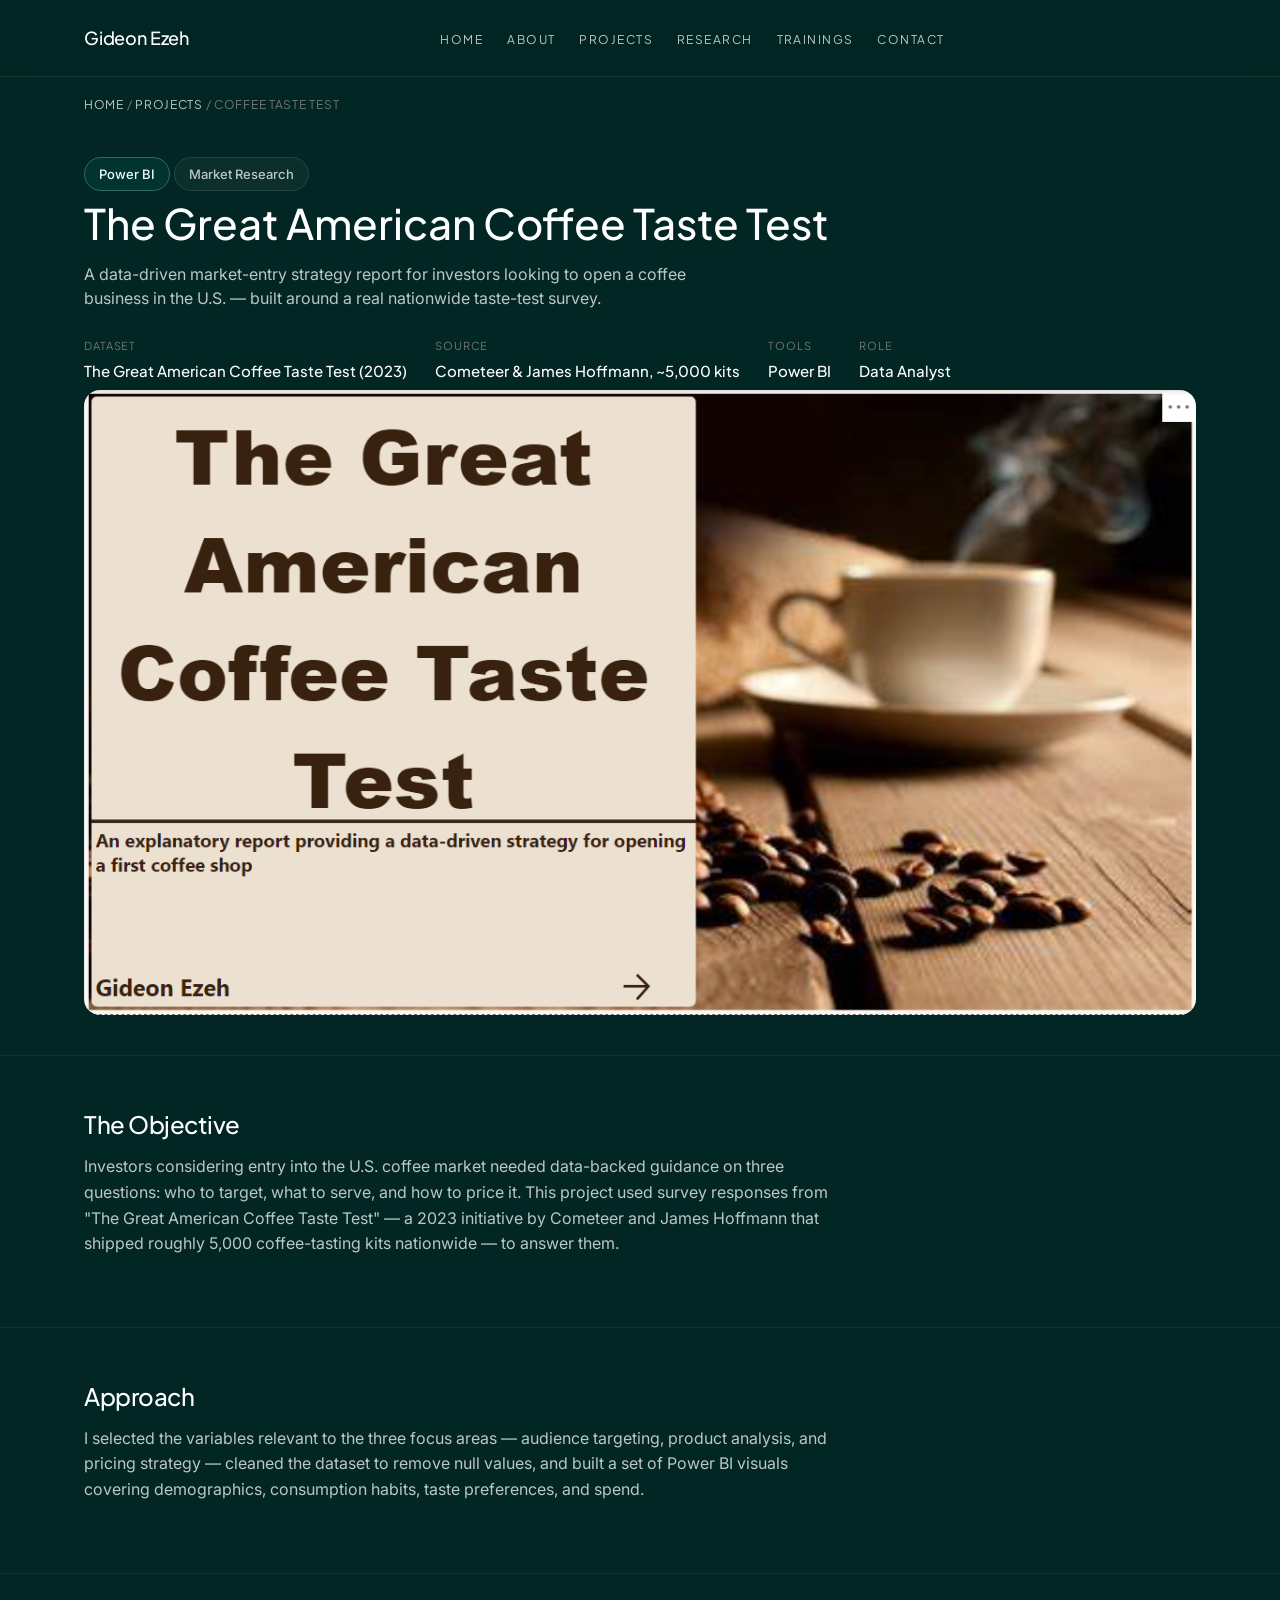
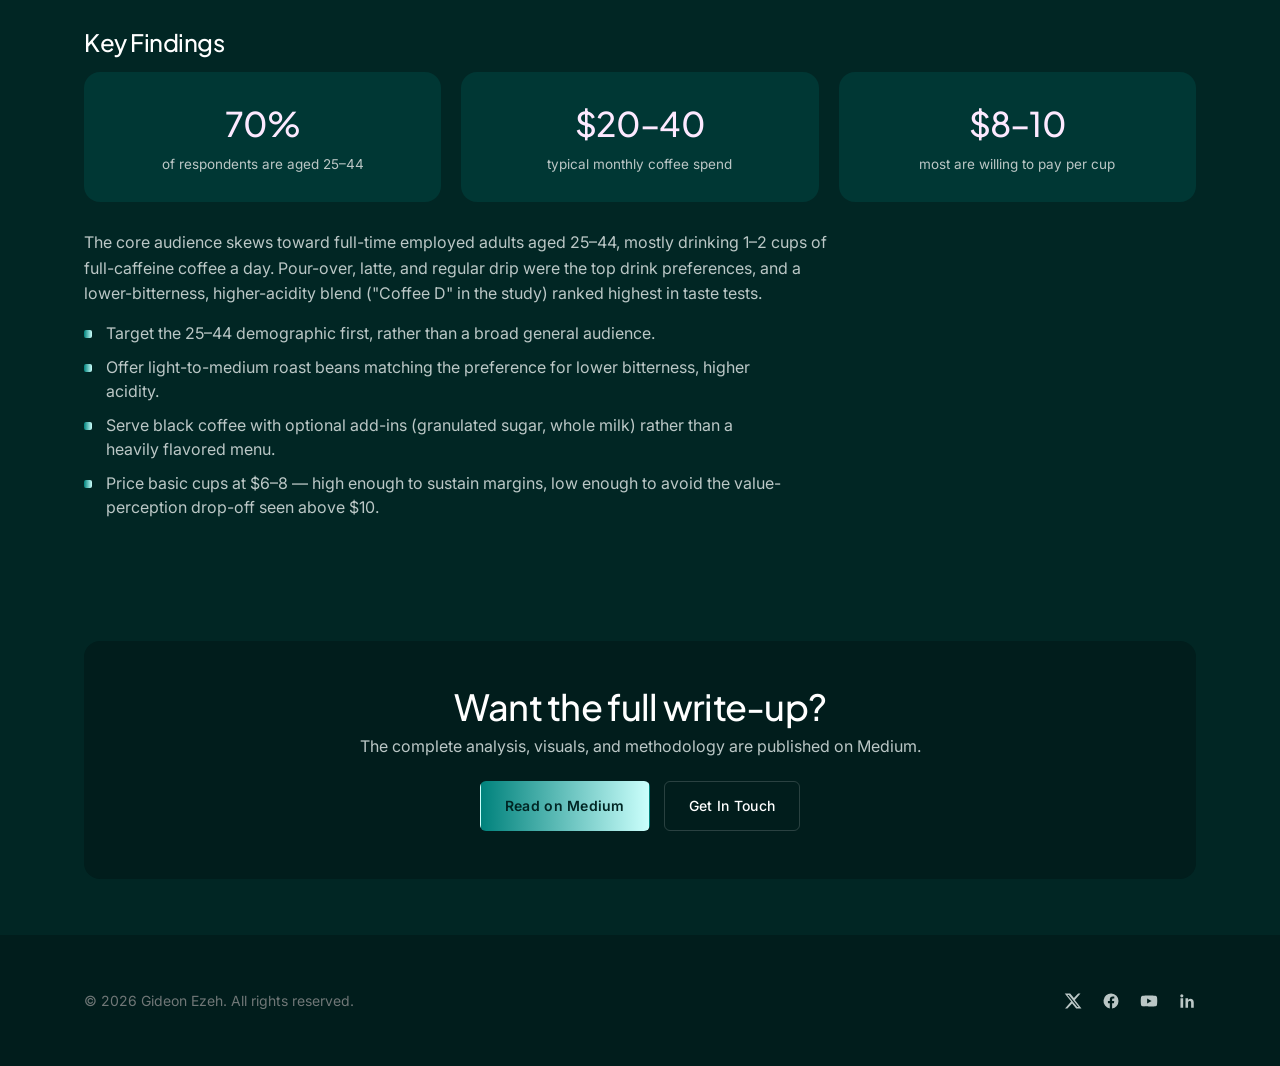
<file: projects/coffee-taste-test.html>
<!DOCTYPE html>
<html lang="en">
<head>
<meta charset="UTF-8">
<meta name="viewport" content="width=device-width, initial-scale=1.0">
<title>The Great American Coffee Taste Test — Case Study | Gideon Ezeh</title>
<meta name="description" content="A data-driven market entry strategy for the U.S. coffee market: audience, product, and pricing analysis in Power BI.">
<link rel="preconnect" href="https://fonts.googleapis.com">
<link rel="preconnect" href="https://fonts.gstatic.com" crossorigin>
<link href="https://fonts.googleapis.com/css2?family=Plus+Jakarta+Sans:wght@400;500&family=Inter:wght@400;500;600&display=swap" rel="stylesheet">
<link rel="stylesheet" href="../assets/css/style.css">
</head>
<body>

<nav class="nav">
  <div class="container">
    <a href="../index.html" class="logo">Gideon Ezeh</a>
    <ul class="nav-links">
      <li><a href="../index.html#home">Home</a></li>
      <li><a href="../index.html#about">About</a></li>
      <li><a href="../index.html#projects">Projects</a></li>
      <li><a href="../research.html">Research</a></li>
      <li><a href="../trainings.html">Trainings</a></li>
      <li><a href="../index.html#contact">Contact</a></li>
    </ul>
    <div class="nav-right">
      <a href="../index.html#contact" class="btn btn-primary nav-cta">Contact Me</a>
      <button class="nav-toggle" aria-label="Toggle menu">
        <span></span><span></span><span></span>
      </button>
    </div>
  </div>
</nav>

<main>
  <div class="container">
    <p class="breadcrumb"><a href="../index.html">Home</a> / <a href="../index.html#projects">Projects</a> / Coffee Taste Test</p>
  </div>

  <header class="case-header">
    <div class="container">
      <span class="tag accent-tag">Power BI</span><span class="tag">Market Research</span>
      <h1>The Great American Coffee Taste Test</h1>
      <p>A data-driven market-entry strategy report for investors looking to open a coffee business in the U.S. — built around a real nationwide taste-test survey.</p>
      <div class="case-meta">
        <div><span>Dataset</span><strong>The Great American Coffee Taste Test (2023)</strong></div>
        <div><span>Source</span><strong>Cometeer &amp; James Hoffmann, ~5,000 kits</strong></div>
        <div><span>Tools</span><strong>Power BI</strong></div>
        <div><span>Role</span><strong>Data Analyst</strong></div>
      </div>
      <div class="case-image"><img src="../assets/img/coffee-taste-test.png" alt="Coffee Taste Test dashboard screenshot"></div>
    </div>
  </header>

  <section class="case-section">
    <div class="container">
      <h2>The Objective</h2>
      <p>Investors considering entry into the U.S. coffee market needed data-backed guidance on three questions: who to target, what to serve, and how to price it. This project used survey responses from "The Great American Coffee Taste Test" — a 2023 initiative by Cometeer and James Hoffmann that shipped roughly 5,000 coffee-tasting kits nationwide — to answer them.</p>
    </div>
  </section>

  <section class="case-section">
    <div class="container">
      <h2>Approach</h2>
      <p>I selected the variables relevant to the three focus areas — audience targeting, product analysis, and pricing strategy — cleaned the dataset to remove null values, and built a set of Power BI visuals covering demographics, consumption habits, taste preferences, and spend.</p>
    </div>
  </section>

  <section class="case-section">
    <div class="container">
      <h2>Key Findings</h2>
      <div class="results-grid">
        <div class="result-stat"><div class="num">70%</div><div class="label">of respondents are aged 25–44</div></div>
        <div class="result-stat"><div class="num">$20–40</div><div class="label">typical monthly coffee spend</div></div>
        <div class="result-stat"><div class="num">$8–10</div><div class="label">most are willing to pay per cup</div></div>
      </div>
      <p style="margin-top:28px;">The core audience skews toward full-time employed adults aged 25–44, mostly drinking 1–2 cups of full-caffeine coffee a day. Pour-over, latte, and regular drip were the top drink preferences, and a lower-bitterness, higher-acidity blend ("Coffee D" in the study) ranked highest in taste tests.</p>
      <ul>
        <li>Target the 25–44 demographic first, rather than a broad general audience.</li>
        <li>Offer light-to-medium roast beans matching the preference for lower bitterness, higher acidity.</li>
        <li>Serve black coffee with optional add-ins (granulated sugar, whole milk) rather than a heavily flavored menu.</li>
        <li>Price basic cups at $6–8 — high enough to sustain margins, low enough to avoid the value-perception drop-off seen above $10.</li>
      </ul>
    </div>
  </section>

  <div class="container">
    <div class="case-cta">
      <h2>Want the full write-up?</h2>
      <p>The complete analysis, visuals, and methodology are published on Medium.</p>
      <div class="case-cta-actions">
        <a href="https://medium.com/@ezehgideon92/the-great-american-coffee-taste-test-6adc875e5af8" class="btn btn-primary" target="_blank" rel="noopener">Read on Medium</a>
        <a href="../index.html#contact" class="btn btn-outline">Get In Touch</a>
      </div>
    </div>
  </div>
</main>

<footer class="site-footer">
  <div class="container footer-inner">
    <p>&copy; 2026 Gideon Ezeh. All rights reserved.</p>
    <div class="footer-links">
      <a href="https://x.com/gideon_mighty" target="_blank" rel="noopener" aria-label="Twitter / X">
        <svg viewBox="0 0 24 24" fill="currentColor"><path d="M18.9 2H22l-7.6 8.7L23.3 22h-7l-5.5-6.6L4.5 22H1.4l8.1-9.3L1 2h7.2l5 6.1L18.9 2Zm-1.2 18h1.7L6.4 4h-1.8l13.1 16Z"/></svg>
      </a>
      <a href="https://web.facebook.com/KOLOURED" target="_blank" rel="noopener" aria-label="Facebook">
        <svg viewBox="0 0 24 24" fill="currentColor"><path d="M22 12a10 10 0 1 0-11.6 9.9v-7H7.9V12h2.5V9.8c0-2.5 1.5-3.9 3.8-3.9 1.1 0 2.2.2 2.2.2v2.5h-1.3c-1.2 0-1.6.8-1.6 1.6V12h2.8l-.4 2.9h-2.4v7A10 10 0 0 0 22 12Z"/></svg>
      </a>
      <a href="https://www.youtube.com/@GideonEzeh" target="_blank" rel="noopener" aria-label="YouTube">
        <svg viewBox="0 0 24 24" fill="currentColor"><path d="M23 12s0-3.5-.4-5.2c-.3-.9-1-1.6-1.9-1.9C18.9 4.5 12 4.5 12 4.5s-6.9 0-8.7.4c-.9.3-1.6 1-1.9 1.9C1 8.5 1 12 1 12s0 3.5.4 5.2c.3.9 1 1.6 1.9 1.9 1.8.4 8.7.4 8.7.4s6.9 0 8.7-.4c.9-.3 1.6-1 1.9-1.9.4-1.7.4-5.2.4-5.2Zm-13.5 3.3V8.7l6 3.3-6 3.3Z"/></svg>
      </a>
      <a href="https://www.linkedin.com/in/gideon-ezeh" target="_blank" rel="noopener" aria-label="LinkedIn">
        <svg viewBox="0 0 24 24" fill="currentColor"><path d="M6.9 8.4H3.3V21H6.9V8.4ZM5.1 3a2.1 2.1 0 1 0 0 4.2A2.1 2.1 0 0 0 5.1 3ZM21 21v-7c0-3.4-1.8-5-4.3-5-2 0-2.9 1.1-3.3 1.9V8.4H10v12.6h3.4v-6.6c0-1.7 1-2.5 2.2-2.5 1.1 0 1.9.7 1.9 2.5V21H21Z"/></svg>
      </a>
    </div>
  </div>
</footer>

<script src="../assets/js/main.js"></script>
</body>
</html>
</file>
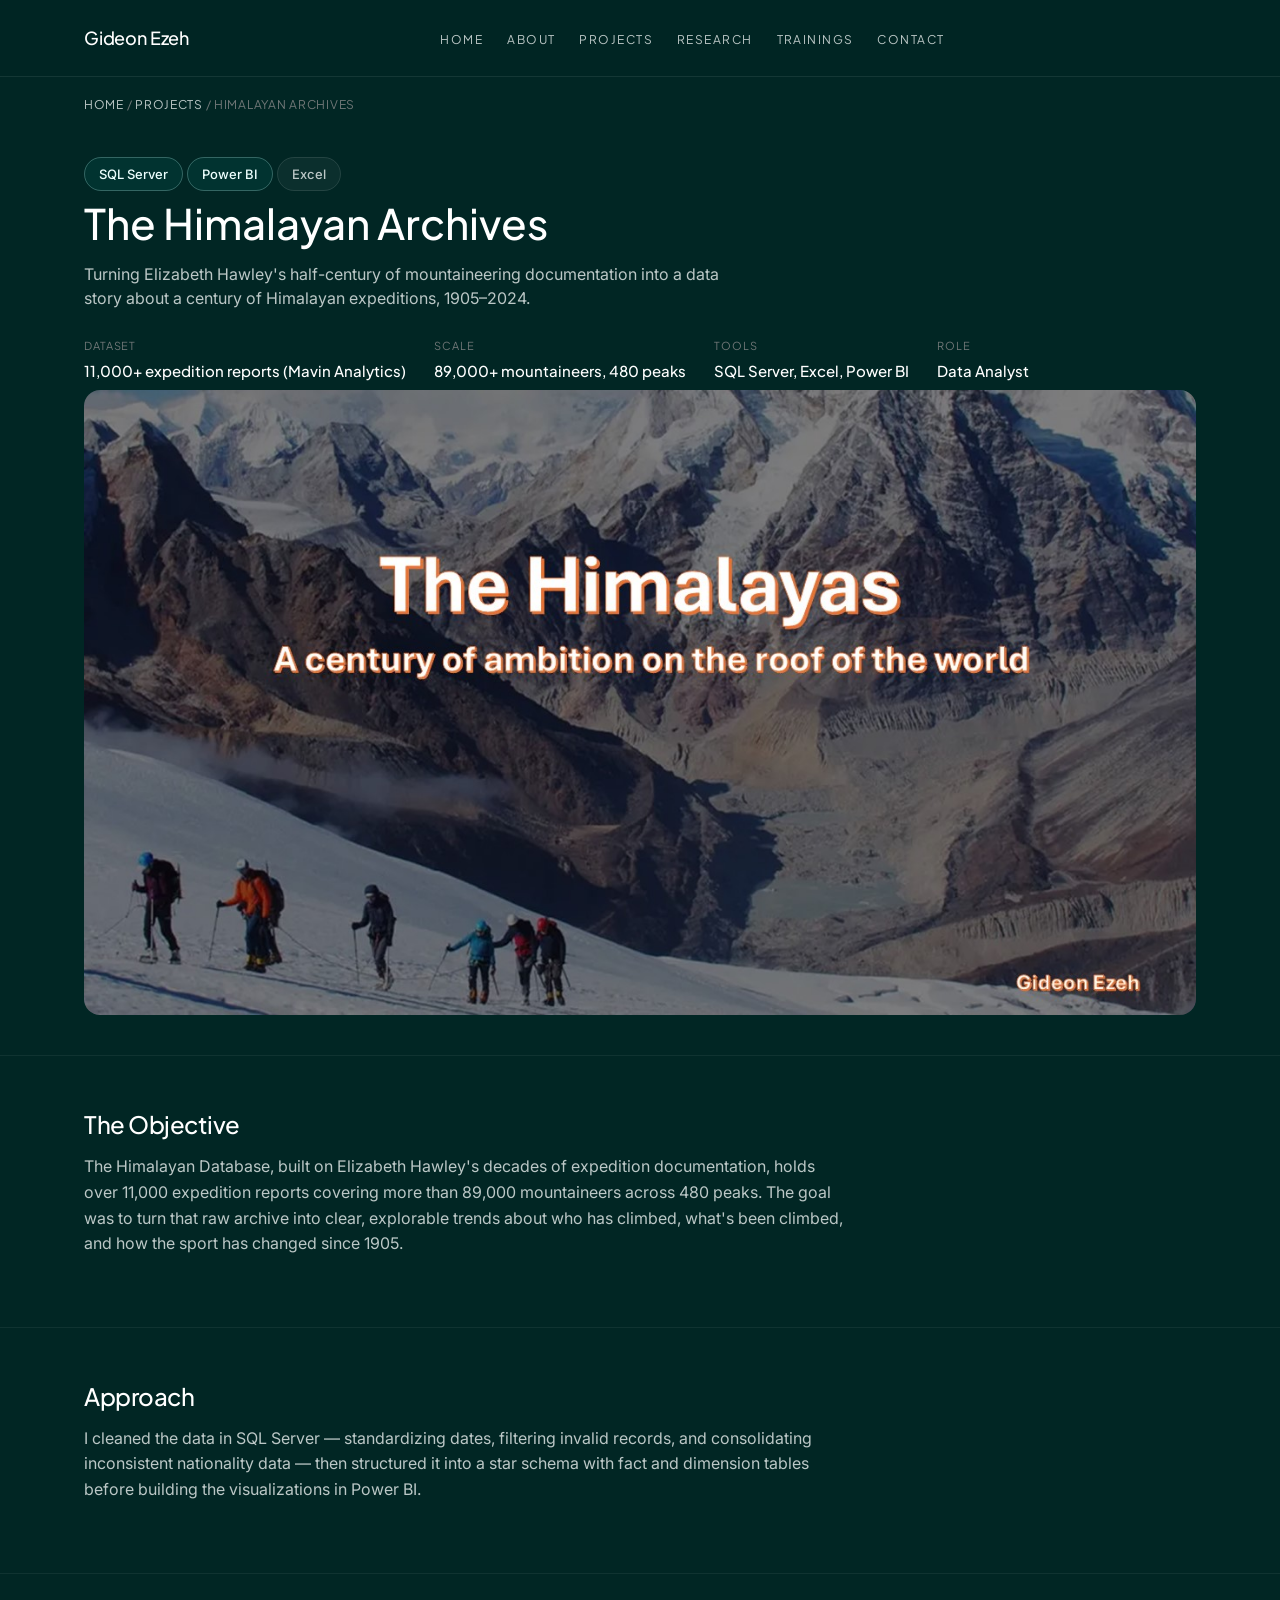
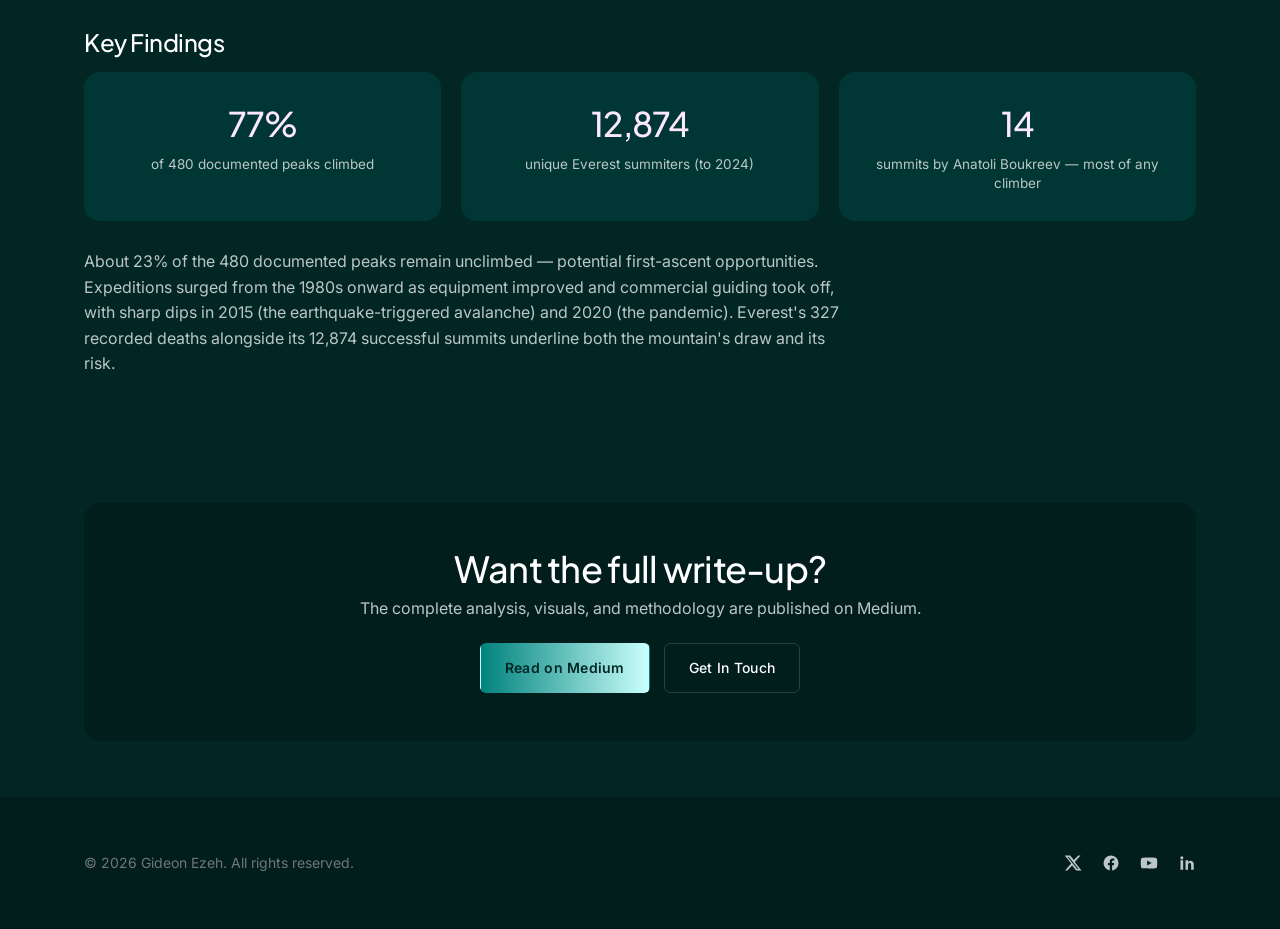
<file: projects/himalayan-archives.html>
<!DOCTYPE html>
<html lang="en">
<head>
<meta charset="UTF-8">
<meta name="viewport" content="width=device-width, initial-scale=1.0">
<title>The Himalayan Archives — Case Study | Gideon Ezeh</title>
<meta name="description" content="A century of Himalayan mountaineering records (1905-2024) turned into expedition and summit trend insights using SQL Server and Power BI.">
<link rel="preconnect" href="https://fonts.googleapis.com">
<link rel="preconnect" href="https://fonts.gstatic.com" crossorigin>
<link href="https://fonts.googleapis.com/css2?family=Plus+Jakarta+Sans:wght@400;500&family=Inter:wght@400;500;600&display=swap" rel="stylesheet">
<link rel="stylesheet" href="../assets/css/style.css">
</head>
<body>

<nav class="nav">
  <div class="container">
    <a href="../index.html" class="logo">Gideon Ezeh</a>
    <ul class="nav-links">
      <li><a href="../index.html#home">Home</a></li>
      <li><a href="../index.html#about">About</a></li>
      <li><a href="../index.html#projects">Projects</a></li>
      <li><a href="../research.html">Research</a></li>
      <li><a href="../trainings.html">Trainings</a></li>
      <li><a href="../index.html#contact">Contact</a></li>
    </ul>
    <div class="nav-right">
      <a href="../index.html#contact" class="btn btn-primary nav-cta">Contact Me</a>
      <button class="nav-toggle" aria-label="Toggle menu">
        <span></span><span></span><span></span>
      </button>
    </div>
  </div>
</nav>

<main>
  <div class="container">
    <p class="breadcrumb"><a href="../index.html">Home</a> / <a href="../index.html#projects">Projects</a> / Himalayan Archives</p>
  </div>

  <header class="case-header">
    <div class="container">
      <span class="tag accent-tag">SQL Server</span><span class="tag accent-tag">Power BI</span><span class="tag">Excel</span>
      <h1>The Himalayan Archives</h1>
      <p>Turning Elizabeth Hawley's half-century of mountaineering documentation into a data story about a century of Himalayan expeditions, 1905–2024.</p>
      <div class="case-meta">
        <div><span>Dataset</span><strong>11,000+ expedition reports (Mavin Analytics)</strong></div>
        <div><span>Scale</span><strong>89,000+ mountaineers, 480 peaks</strong></div>
        <div><span>Tools</span><strong>SQL Server, Excel, Power BI</strong></div>
        <div><span>Role</span><strong>Data Analyst</strong></div>
      </div>
      <div class="case-image"><img src="../assets/img/himalayan-archives.jpg" alt="Himalayan Archives data visualization"></div>
    </div>
  </header>

  <section class="case-section">
    <div class="container">
      <h2>The Objective</h2>
      <p>The Himalayan Database, built on Elizabeth Hawley's decades of expedition documentation, holds over 11,000 expedition reports covering more than 89,000 mountaineers across 480 peaks. The goal was to turn that raw archive into clear, explorable trends about who has climbed, what's been climbed, and how the sport has changed since 1905.</p>
    </div>
  </section>

  <section class="case-section">
    <div class="container">
      <h2>Approach</h2>
      <p>I cleaned the data in SQL Server — standardizing dates, filtering invalid records, and consolidating inconsistent nationality data — then structured it into a star schema with fact and dimension tables before building the visualizations in Power BI.</p>
    </div>
  </section>

  <section class="case-section">
    <div class="container">
      <h2>Key Findings</h2>
      <div class="results-grid">
        <div class="result-stat"><div class="num">77%</div><div class="label">of 480 documented peaks climbed</div></div>
        <div class="result-stat"><div class="num">12,874</div><div class="label">unique Everest summiters (to 2024)</div></div>
        <div class="result-stat"><div class="num">14</div><div class="label">summits by Anatoli Boukreev — most of any climber</div></div>
      </div>
      <p style="margin-top:28px;">About 23% of the 480 documented peaks remain unclimbed — potential first-ascent opportunities. Expeditions surged from the 1980s onward as equipment improved and commercial guiding took off, with sharp dips in 2015 (the earthquake-triggered avalanche) and 2020 (the pandemic). Everest's 327 recorded deaths alongside its 12,874 successful summits underline both the mountain's draw and its risk.</p>
    </div>
  </section>

  <div class="container">
    <div class="case-cta">
      <h2>Want the full write-up?</h2>
      <p>The complete analysis, visuals, and methodology are published on Medium.</p>
      <div class="case-cta-actions">
        <a href="https://medium.com/@ezehgideon92/the-himalayan-archives-a-century-of-ambition-on-the-roof-of-the-world-d2fadb8be4dc" class="btn btn-primary" target="_blank" rel="noopener">Read on Medium</a>
        <a href="../index.html#contact" class="btn btn-outline">Get In Touch</a>
      </div>
    </div>
  </div>
</main>

<footer class="site-footer">
  <div class="container footer-inner">
    <p>&copy; 2026 Gideon Ezeh. All rights reserved.</p>
    <div class="footer-links">
      <a href="https://x.com/gideon_mighty" target="_blank" rel="noopener" aria-label="Twitter / X">
        <svg viewBox="0 0 24 24" fill="currentColor"><path d="M18.9 2H22l-7.6 8.7L23.3 22h-7l-5.5-6.6L4.5 22H1.4l8.1-9.3L1 2h7.2l5 6.1L18.9 2Zm-1.2 18h1.7L6.4 4h-1.8l13.1 16Z"/></svg>
      </a>
      <a href="https://web.facebook.com/KOLOURED" target="_blank" rel="noopener" aria-label="Facebook">
        <svg viewBox="0 0 24 24" fill="currentColor"><path d="M22 12a10 10 0 1 0-11.6 9.9v-7H7.9V12h2.5V9.8c0-2.5 1.5-3.9 3.8-3.9 1.1 0 2.2.2 2.2.2v2.5h-1.3c-1.2 0-1.6.8-1.6 1.6V12h2.8l-.4 2.9h-2.4v7A10 10 0 0 0 22 12Z"/></svg>
      </a>
      <a href="https://www.youtube.com/@GideonEzeh" target="_blank" rel="noopener" aria-label="YouTube">
        <svg viewBox="0 0 24 24" fill="currentColor"><path d="M23 12s0-3.5-.4-5.2c-.3-.9-1-1.6-1.9-1.9C18.9 4.5 12 4.5 12 4.5s-6.9 0-8.7.4c-.9.3-1.6 1-1.9 1.9C1 8.5 1 12 1 12s0 3.5.4 5.2c.3.9 1 1.6 1.9 1.9 1.8.4 8.7.4 8.7.4s6.9 0 8.7-.4c.9-.3 1.6-1 1.9-1.9.4-1.7.4-5.2.4-5.2Zm-13.5 3.3V8.7l6 3.3-6 3.3Z"/></svg>
      </a>
      <a href="https://www.linkedin.com/in/gideon-ezeh" target="_blank" rel="noopener" aria-label="LinkedIn">
        <svg viewBox="0 0 24 24" fill="currentColor"><path d="M6.9 8.4H3.3V21H6.9V8.4ZM5.1 3a2.1 2.1 0 1 0 0 4.2A2.1 2.1 0 0 0 5.1 3ZM21 21v-7c0-3.4-1.8-5-4.3-5-2 0-2.9 1.1-3.3 1.9V8.4H10v12.6h3.4v-6.6c0-1.7 1-2.5 2.2-2.5 1.1 0 1.9.7 1.9 2.5V21H21Z"/></svg>
      </a>
    </div>
  </div>
</footer>

<script src="../assets/js/main.js"></script>
</body>
</html>
</file>
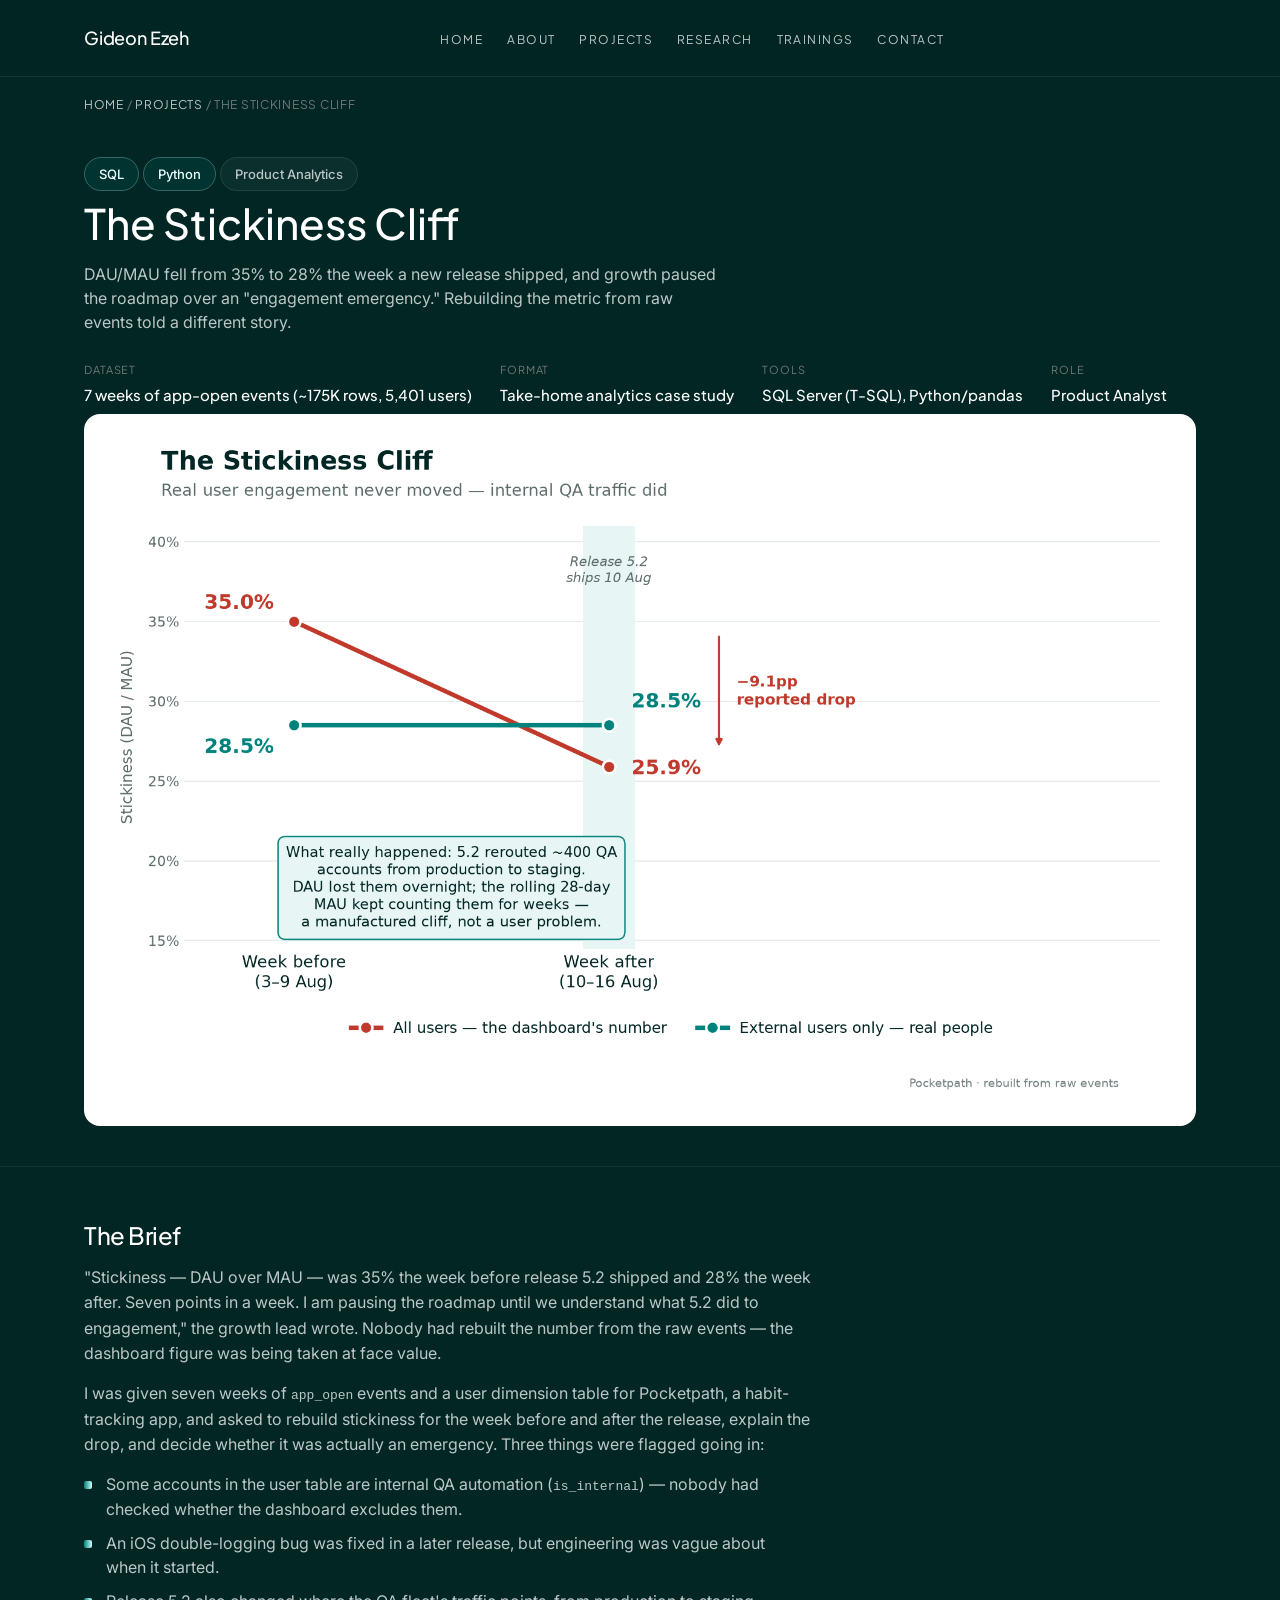
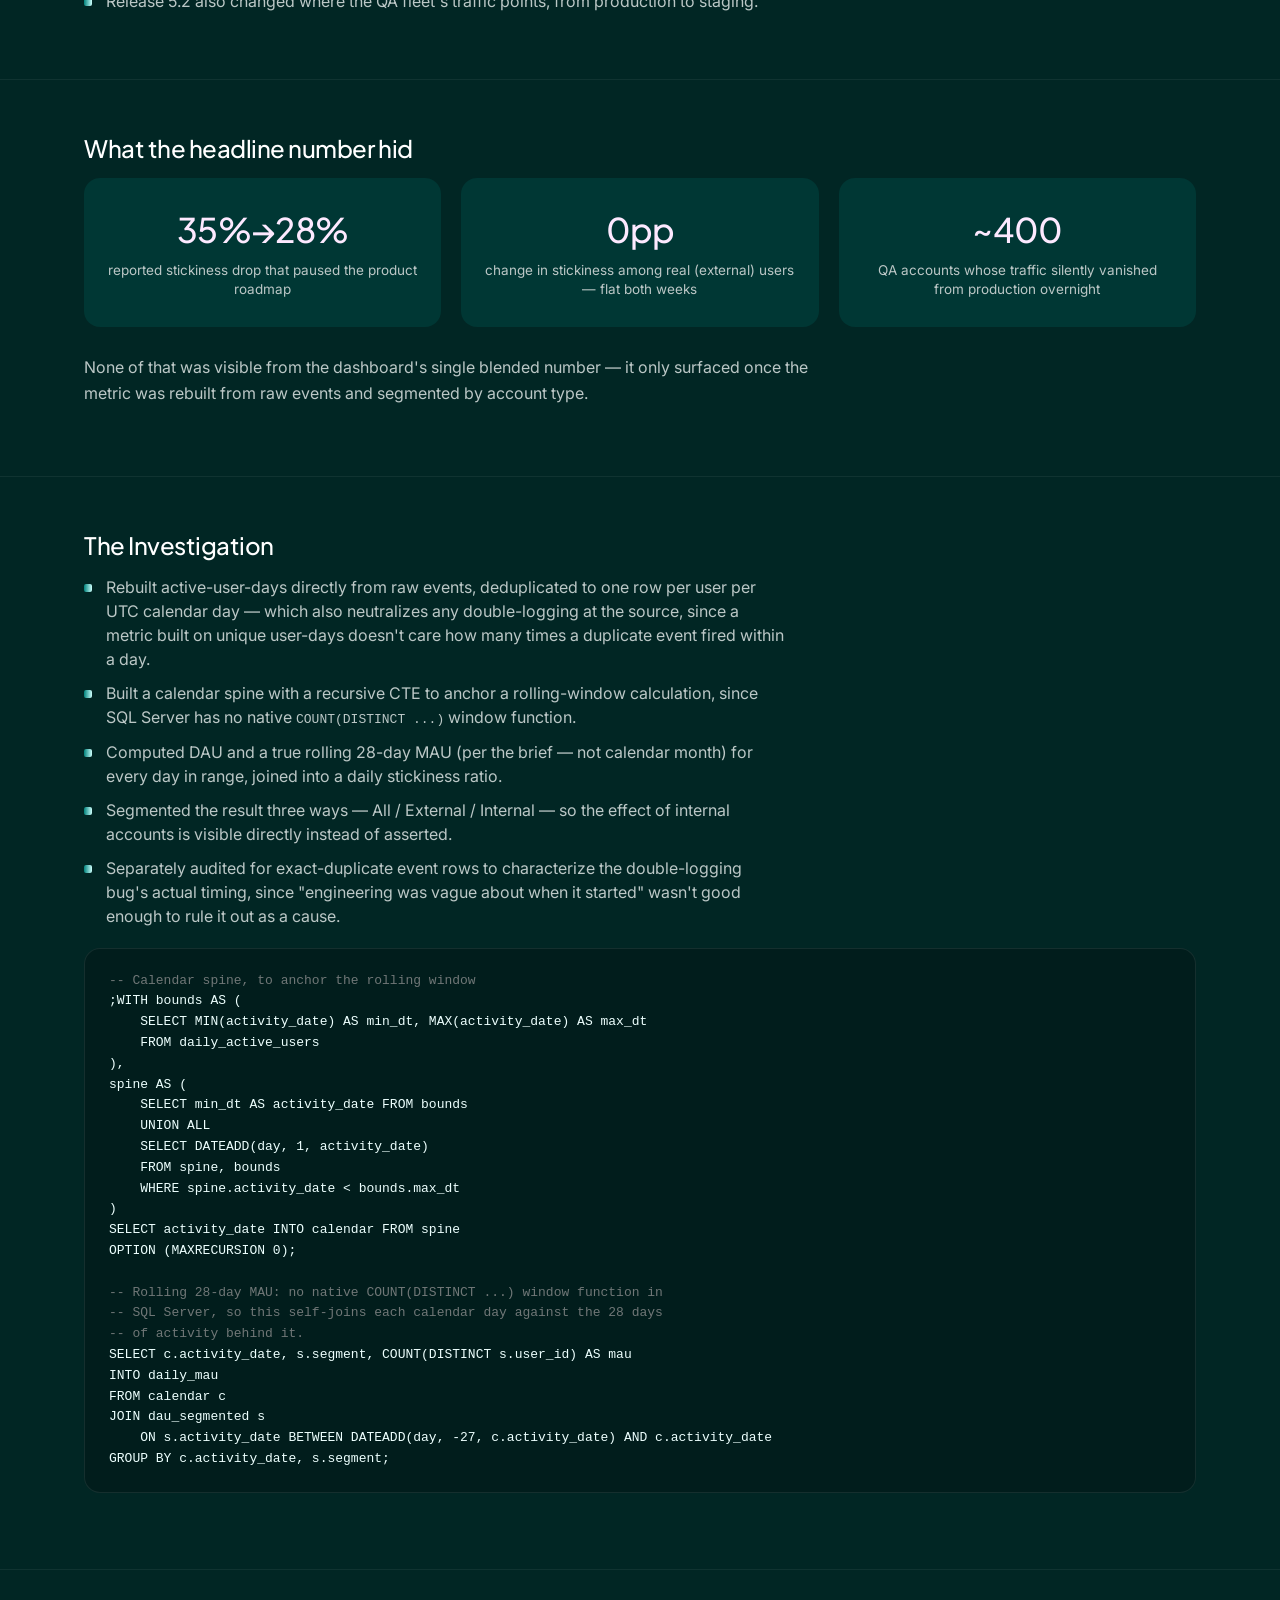
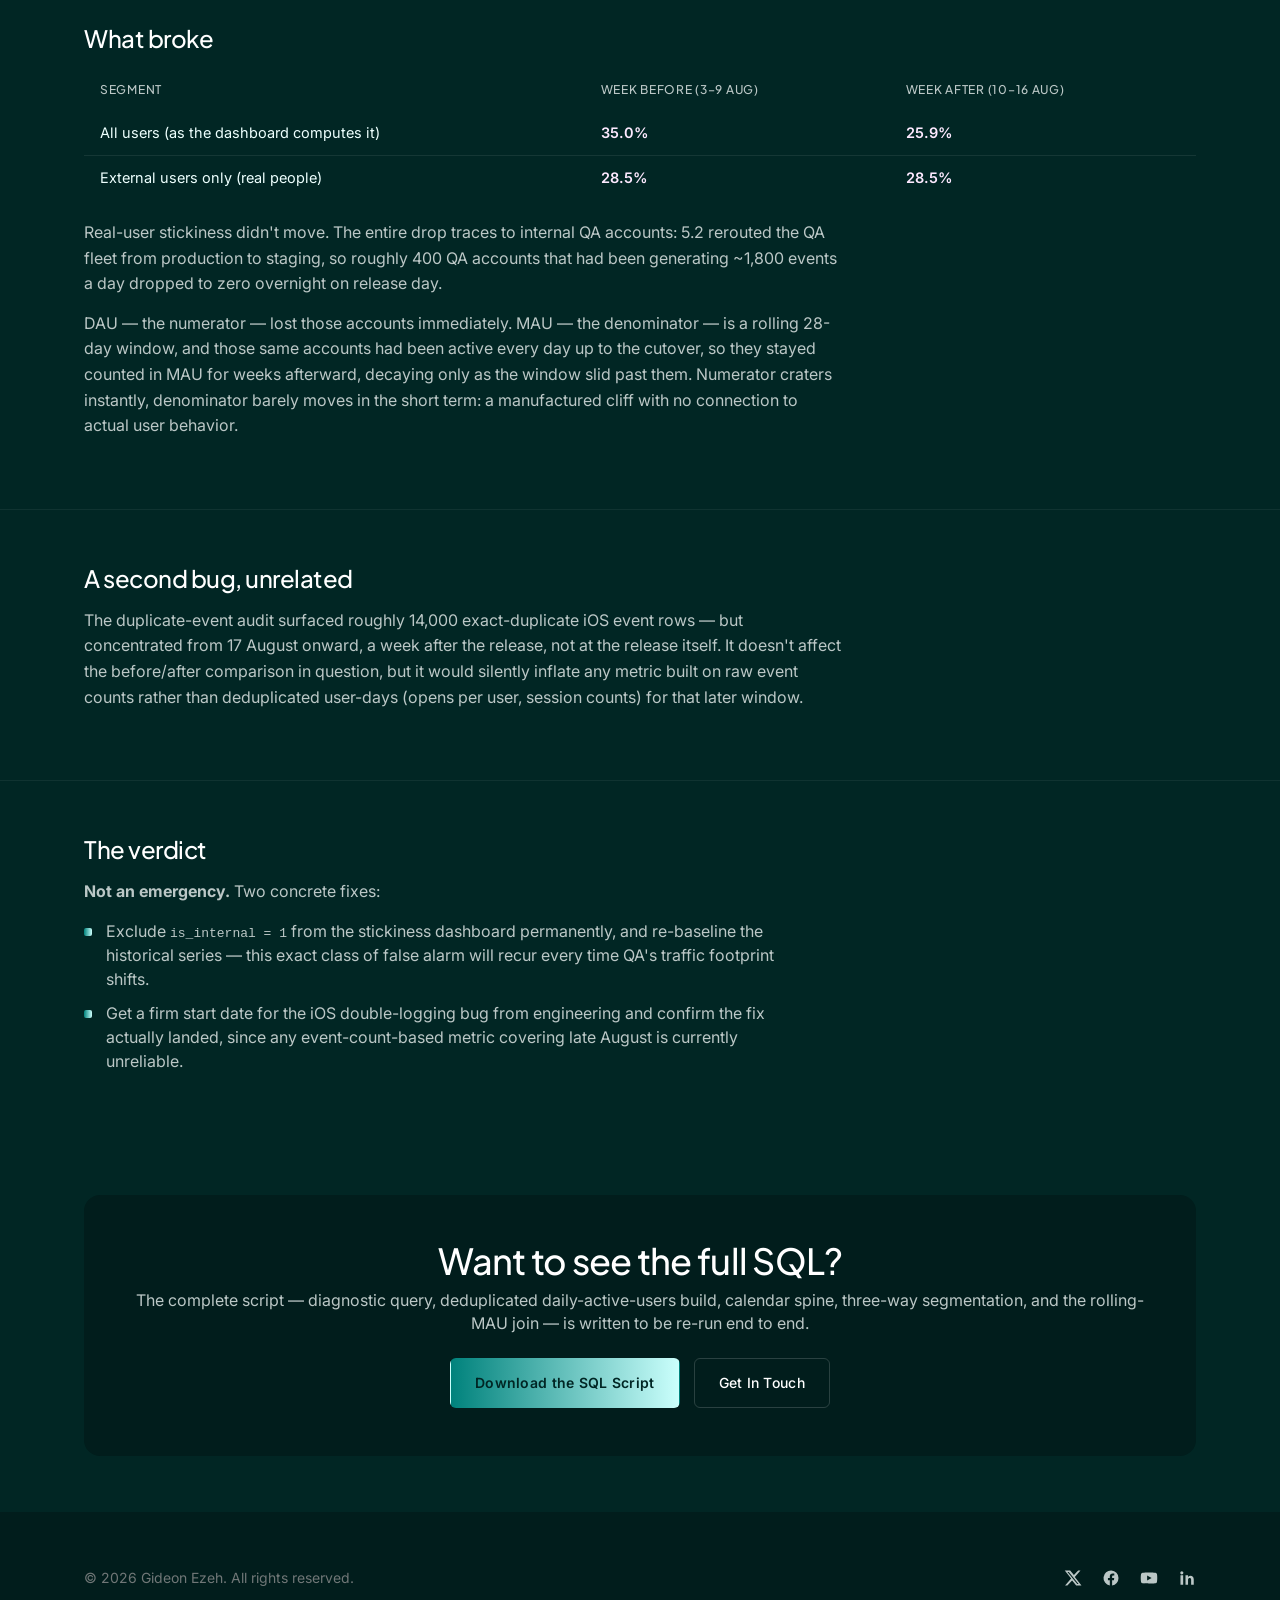
<file: projects/pocketpath-stickiness-cliff.html>
<!DOCTYPE html>
<html lang="en">
<head>
<meta charset="UTF-8">
<meta name="viewport" content="width=device-width, initial-scale=1.0">
<title>The Stickiness Cliff — Case Study | Gideon Ezeh</title>
<meta name="description" content="A habit-tracking app's DAU/MAU stickiness fell from 35% to 28% the week a release shipped. Rebuilding the metric from raw SQL events showed real user engagement never moved.">
<link rel="preconnect" href="https://fonts.googleapis.com">
<link rel="preconnect" href="https://fonts.gstatic.com" crossorigin>
<link href="https://fonts.googleapis.com/css2?family=Plus+Jakarta+Sans:wght@400;500&family=Inter:wght@400;500;600&display=swap" rel="stylesheet">
<link rel="stylesheet" href="../assets/css/style.css">
</head>
<body>

<nav class="nav">
  <div class="container">
    <a href="../index.html" class="logo">Gideon Ezeh</a>
    <ul class="nav-links">
      <li><a href="../index.html#home">Home</a></li>
      <li><a href="../index.html#about">About</a></li>
      <li><a href="../index.html#projects">Projects</a></li>
      <li><a href="../research.html">Research</a></li>
      <li><a href="../trainings.html">Trainings</a></li>
      <li><a href="../index.html#contact">Contact</a></li>
    </ul>
    <div class="nav-right">
      <a href="../index.html#contact" class="btn btn-primary nav-cta">Contact Me</a>
      <button class="nav-toggle" aria-label="Toggle menu">
        <span></span><span></span><span></span>
      </button>
    </div>
  </div>
</nav>

<main>
  <div class="container">
    <p class="breadcrumb"><a href="../index.html">Home</a> / <a href="../index.html#projects">Projects</a> / The Stickiness Cliff</p>
  </div>

  <header class="case-header">
    <div class="container">
      <span class="tag accent-tag">SQL</span><span class="tag accent-tag">Python</span><span class="tag">Product Analytics</span>
      <h1>The Stickiness Cliff</h1>
      <p>DAU/MAU fell from 35% to 28% the week a new release shipped, and growth paused the roadmap over an "engagement emergency." Rebuilding the metric from raw events told a different story.</p>
      <div class="case-meta">
        <div><span>Dataset</span><strong>7 weeks of app-open events (~175K rows, 5,401 users)</strong></div>
        <div><span>Format</span><strong>Take-home analytics case study</strong></div>
        <div><span>Tools</span><strong>SQL Server (T-SQL), Python/pandas</strong></div>
        <div><span>Role</span><strong>Product Analyst</strong></div>
      </div>
      <div class="case-image"><img src="../assets/img/pocketpath-stickiness-chart.png" alt="Chart showing stickiness for all users dropping from 35.0% to 25.9% while external-only users stay flat at 28.5%"></div>
    </div>
  </header>

  <section class="case-section">
    <div class="container">
      <h2>The Brief</h2>
      <p>"Stickiness — DAU over MAU — was 35% the week before release 5.2 shipped and 28% the week after. Seven points in a week. I am pausing the roadmap until we understand what 5.2 did to engagement," the growth lead wrote. Nobody had rebuilt the number from the raw events — the dashboard figure was being taken at face value.</p>
      <p>I was given seven weeks of <code>app_open</code> events and a user dimension table for Pocketpath, a habit-tracking app, and asked to rebuild stickiness for the week before and after the release, explain the drop, and decide whether it was actually an emergency. Three things were flagged going in:</p>
      <ul>
        <li>Some accounts in the user table are internal QA automation (<code>is_internal</code>) — nobody had checked whether the dashboard excludes them.</li>
        <li>An iOS double-logging bug was fixed in a later release, but engineering was vague about when it started.</li>
        <li>Release 5.2 also changed where the QA fleet's traffic points, from production to staging.</li>
      </ul>
    </div>
  </section>

  <section class="case-section">
    <div class="container">
      <h2>What the headline number hid</h2>
      <div class="results-grid">
        <div class="result-stat"><div class="num">35%→28%</div><div class="label">reported stickiness drop that paused the product roadmap</div></div>
        <div class="result-stat"><div class="num">0pp</div><div class="label">change in stickiness among real (external) users — flat both weeks</div></div>
        <div class="result-stat"><div class="num">~400</div><div class="label">QA accounts whose traffic silently vanished from production overnight</div></div>
      </div>
      <p style="margin-top:28px;">None of that was visible from the dashboard's single blended number — it only surfaced once the metric was rebuilt from raw events and segmented by account type.</p>
    </div>
  </section>

  <section class="case-section">
    <div class="container">
      <h2>The Investigation</h2>
      <ul>
        <li>Rebuilt active-user-days directly from raw events, deduplicated to one row per user per UTC calendar day — which also neutralizes any double-logging at the source, since a metric built on unique user-days doesn't care how many times a duplicate event fired within a day.</li>
        <li>Built a calendar spine with a recursive CTE to anchor a rolling-window calculation, since SQL Server has no native <code>COUNT(DISTINCT ...)</code> window function.</li>
        <li>Computed DAU and a true rolling 28-day MAU (per the brief — not calendar month) for every day in range, joined into a daily stickiness ratio.</li>
        <li>Segmented the result three ways — All / External / Internal — so the effect of internal accounts is visible directly instead of asserted.</li>
        <li>Separately audited for exact-duplicate event rows to characterize the double-logging bug's actual timing, since "engineering was vague about when it started" wasn't good enough to rule it out as a cause.</li>
      </ul>

      <div class="code-block">
<pre><code><span class="comment">-- Calendar spine, to anchor the rolling window</span>
;WITH bounds AS (
    SELECT MIN(activity_date) AS min_dt, MAX(activity_date) AS max_dt
    FROM daily_active_users
),
spine AS (
    SELECT min_dt AS activity_date FROM bounds
    UNION ALL
    SELECT DATEADD(day, 1, activity_date)
    FROM spine, bounds
    WHERE spine.activity_date &lt; bounds.max_dt
)
SELECT activity_date INTO calendar FROM spine
OPTION (MAXRECURSION 0);

<span class="comment">-- Rolling 28-day MAU: no native COUNT(DISTINCT ...) window function in
-- SQL Server, so this self-joins each calendar day against the 28 days
-- of activity behind it.</span>
SELECT c.activity_date, s.segment, COUNT(DISTINCT s.user_id) AS mau
INTO daily_mau
FROM calendar c
JOIN dau_segmented s
    ON s.activity_date BETWEEN DATEADD(day, -27, c.activity_date) AND c.activity_date
GROUP BY c.activity_date, s.segment;</code></pre>
      </div>
    </div>
  </section>

  <section class="case-section">
    <div class="container">
      <h2>What broke</h2>
      <table class="data-table">
        <thead>
          <tr><th>Segment</th><th>Week before (3–9 Aug)</th><th>Week after (10–16 Aug)</th></tr>
        </thead>
        <tbody>
          <tr><td>All users (as the dashboard computes it)</td><td class="num">35.0%</td><td class="num">25.9%</td></tr>
          <tr><td>External users only (real people)</td><td class="num">28.5%</td><td class="num">28.5%</td></tr>
        </tbody>
      </table>
      <p>Real-user stickiness didn't move. The entire drop traces to internal QA accounts: 5.2 rerouted the QA fleet from production to staging, so roughly 400 QA accounts that had been generating ~1,800 events a day dropped to zero overnight on release day.</p>
      <p>DAU — the numerator — lost those accounts immediately. MAU — the denominator — is a rolling 28-day window, and those same accounts had been active every day up to the cutover, so they stayed counted in MAU for weeks afterward, decaying only as the window slid past them. Numerator craters instantly, denominator barely moves in the short term: a manufactured cliff with no connection to actual user behavior.</p>
    </div>
  </section>

  <section class="case-section">
    <div class="container">
      <h2>A second bug, unrelated</h2>
      <p>The duplicate-event audit surfaced roughly 14,000 exact-duplicate iOS event rows — but concentrated from 17 August onward, a week after the release, not at the release itself. It doesn't affect the before/after comparison in question, but it would silently inflate any metric built on raw event counts rather than deduplicated user-days (opens per user, session counts) for that later window.</p>
    </div>
  </section>

  <section class="case-section">
    <div class="container">
      <h2>The verdict</h2>
      <p><strong>Not an emergency.</strong> Two concrete fixes:</p>
      <ul>
        <li>Exclude <code>is_internal = 1</code> from the stickiness dashboard permanently, and re-baseline the historical series — this exact class of false alarm will recur every time QA's traffic footprint shifts.</li>
        <li>Get a firm start date for the iOS double-logging bug from engineering and confirm the fix actually landed, since any event-count-based metric covering late August is currently unreliable.</li>
      </ul>
    </div>
  </section>

  <div class="container">
    <div class="case-cta">
      <h2>Want to see the full SQL?</h2>
      <p>The complete script — diagnostic query, deduplicated daily-active-users build, calendar spine, three-way segmentation, and the rolling-MAU join — is written to be re-run end to end.</p>
      <div class="case-cta-actions">
        <a href="../assets/files/pocketpath-stickiness-investigation.sql" class="btn btn-primary" download>Download the SQL Script</a>
        <a href="../index.html#contact" class="btn btn-outline">Get In Touch</a>
      </div>
    </div>
  </div>
</main>

<footer class="site-footer">
  <div class="container footer-inner">
    <p>&copy; 2026 Gideon Ezeh. All rights reserved.</p>
    <div class="footer-links">
      <a href="https://x.com/gideon_mighty" target="_blank" rel="noopener" aria-label="Twitter / X">
        <svg viewBox="0 0 24 24" fill="currentColor"><path d="M18.9 2H22l-7.6 8.7L23.3 22h-7l-5.5-6.6L4.5 22H1.4l8.1-9.3L1 2h7.2l5 6.1L18.9 2Zm-1.2 18h1.7L6.4 4h-1.8l13.1 16Z"/></svg>
      </a>
      <a href="https://web.facebook.com/KOLOURED" target="_blank" rel="noopener" aria-label="Facebook">
        <svg viewBox="0 0 24 24" fill="currentColor"><path d="M22 12a10 10 0 1 0-11.6 9.9v-7H7.9V12h2.5V9.8c0-2.5 1.5-3.9 3.8-3.9 1.1 0 2.2.2 2.2.2v2.5h-1.3c-1.2 0-1.6.8-1.6 1.6V12h2.8l-.4 2.9h-2.4v7A10 10 0 0 0 22 12Z"/></svg>
      </a>
      <a href="https://www.youtube.com/@GideonEzeh" target="_blank" rel="noopener" aria-label="YouTube">
        <svg viewBox="0 0 24 24" fill="currentColor"><path d="M23 12s0-3.5-.4-5.2c-.3-.9-1-1.6-1.9-1.9C18.9 4.5 12 4.5 12 4.5s-6.9 0-8.7.4c-.9.3-1.6 1-1.9 1.9C1 8.5 1 12 1 12s0 3.5.4 5.2c.3.9 1 1.6 1.9 1.9 1.8.4 8.7.4 8.7.4s6.9 0 8.7-.4c.9-.3 1.6-1 1.9-1.9.4-1.7.4-5.2.4-5.2Zm-13.5 3.3V8.7l6 3.3-6 3.3Z"/></svg>
      </a>
      <a href="https://www.linkedin.com/in/gideon-ezeh" target="_blank" rel="noopener" aria-label="LinkedIn">
        <svg viewBox="0 0 24 24" fill="currentColor"><path d="M6.9 8.4H3.3V21H6.9V8.4ZM5.1 3a2.1 2.1 0 1 0 0 4.2A2.1 2.1 0 0 0 5.1 3ZM21 21v-7c0-3.4-1.8-5-4.3-5-2 0-2.9 1.1-3.3 1.9V8.4H10v12.6h3.4v-6.6c0-1.7 1-2.5 2.2-2.5 1.1 0 1.9.7 1.9 2.5V21H21Z"/></svg>
      </a>
    </div>
  </div>
</footer>

<script src="../assets/js/main.js"></script>
</body>
</html>
</file>
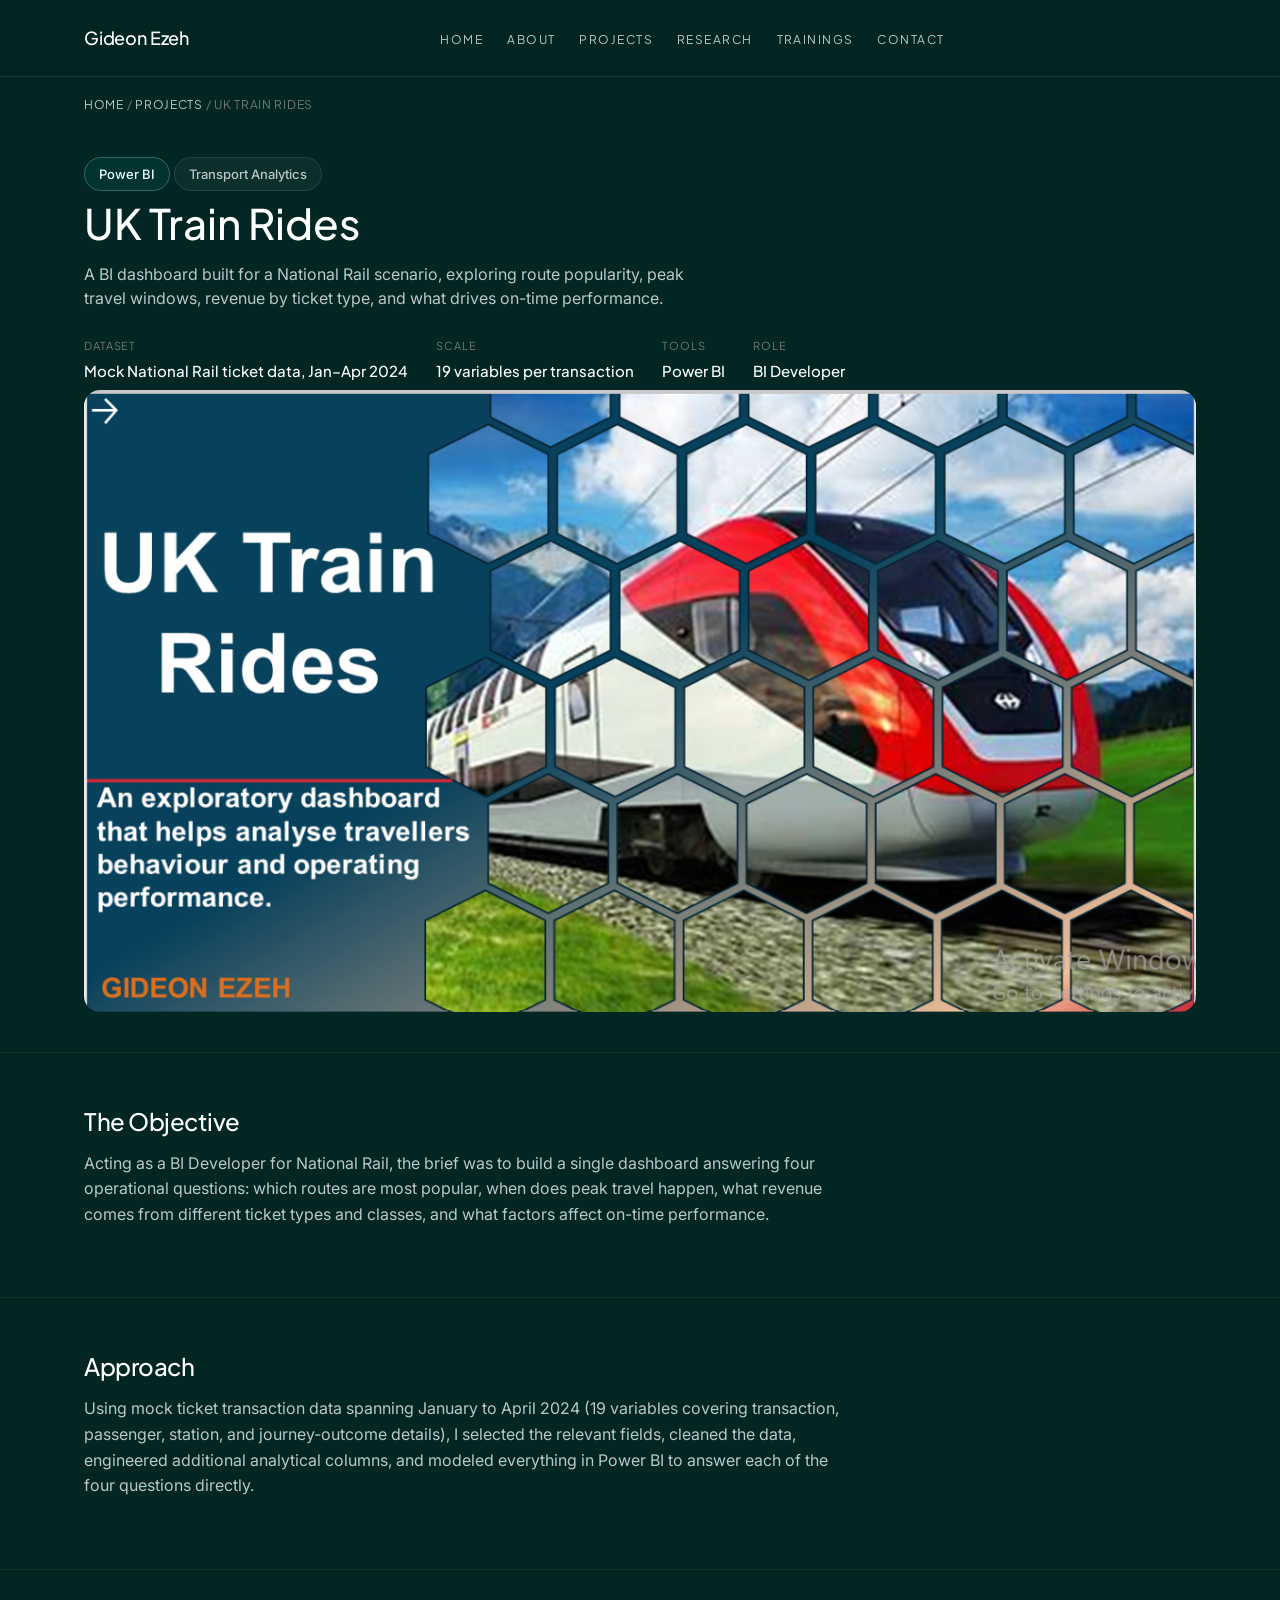
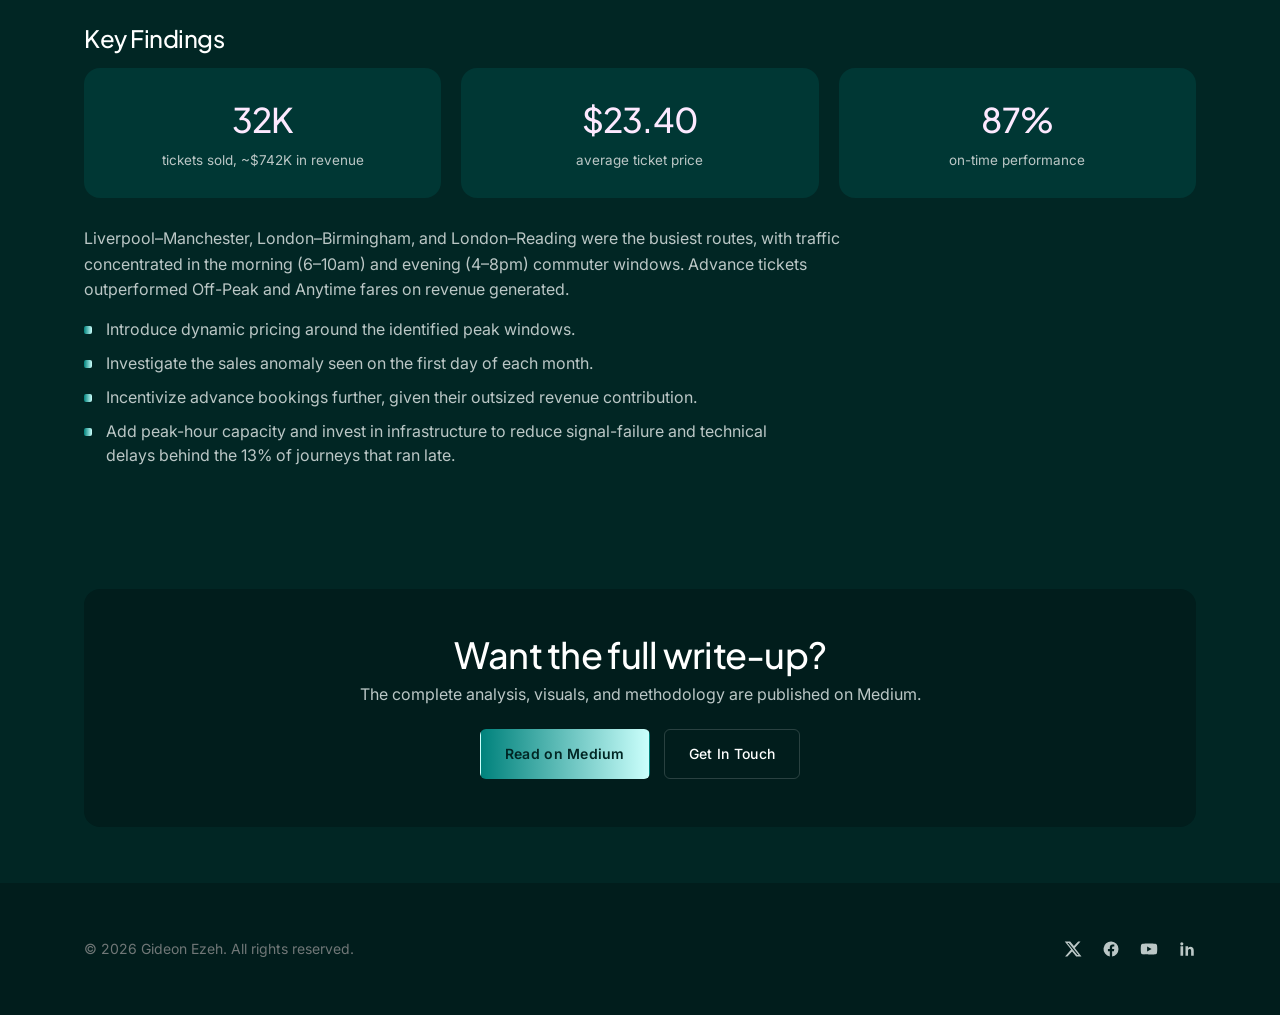
<file: projects/uk-train-rides.html>
<!DOCTYPE html>
<html lang="en">
<head>
<meta charset="UTF-8">
<meta name="viewport" content="width=device-width, initial-scale=1.0">
<title>UK Train Rides — Case Study | Gideon Ezeh</title>
<meta name="description" content="A National Rail dashboard analyzing route popularity, peak travel times, ticket revenue, and on-time performance.">
<link rel="preconnect" href="https://fonts.googleapis.com">
<link rel="preconnect" href="https://fonts.gstatic.com" crossorigin>
<link href="https://fonts.googleapis.com/css2?family=Plus+Jakarta+Sans:wght@400;500&family=Inter:wght@400;500;600&display=swap" rel="stylesheet">
<link rel="stylesheet" href="../assets/css/style.css">
</head>
<body>

<nav class="nav">
  <div class="container">
    <a href="../index.html" class="logo">Gideon Ezeh</a>
    <ul class="nav-links">
      <li><a href="../index.html#home">Home</a></li>
      <li><a href="../index.html#about">About</a></li>
      <li><a href="../index.html#projects">Projects</a></li>
      <li><a href="../research.html">Research</a></li>
      <li><a href="../trainings.html">Trainings</a></li>
      <li><a href="../index.html#contact">Contact</a></li>
    </ul>
    <div class="nav-right">
      <a href="../index.html#contact" class="btn btn-primary nav-cta">Contact Me</a>
      <button class="nav-toggle" aria-label="Toggle menu">
        <span></span><span></span><span></span>
      </button>
    </div>
  </div>
</nav>

<main>
  <div class="container">
    <p class="breadcrumb"><a href="../index.html">Home</a> / <a href="../index.html#projects">Projects</a> / UK Train Rides</p>
  </div>

  <header class="case-header">
    <div class="container">
      <span class="tag accent-tag">Power BI</span><span class="tag">Transport Analytics</span>
      <h1>UK Train Rides</h1>
      <p>A BI dashboard built for a National Rail scenario, exploring route popularity, peak travel windows, revenue by ticket type, and what drives on-time performance.</p>
      <div class="case-meta">
        <div><span>Dataset</span><strong>Mock National Rail ticket data, Jan–Apr 2024</strong></div>
        <div><span>Scale</span><strong>19 variables per transaction</strong></div>
        <div><span>Tools</span><strong>Power BI</strong></div>
        <div><span>Role</span><strong>BI Developer</strong></div>
      </div>
      <div class="case-image"><img src="../assets/img/uk-train-rides.png" alt="UK Train Rides dashboard screenshot"></div>
    </div>
  </header>

  <section class="case-section">
    <div class="container">
      <h2>The Objective</h2>
      <p>Acting as a BI Developer for National Rail, the brief was to build a single dashboard answering four operational questions: which routes are most popular, when does peak travel happen, what revenue comes from different ticket types and classes, and what factors affect on-time performance.</p>
    </div>
  </section>

  <section class="case-section">
    <div class="container">
      <h2>Approach</h2>
      <p>Using mock ticket transaction data spanning January to April 2024 (19 variables covering transaction, passenger, station, and journey-outcome details), I selected the relevant fields, cleaned the data, engineered additional analytical columns, and modeled everything in Power BI to answer each of the four questions directly.</p>
    </div>
  </section>

  <section class="case-section">
    <div class="container">
      <h2>Key Findings</h2>
      <div class="results-grid">
        <div class="result-stat"><div class="num">32K</div><div class="label">tickets sold, ~$742K in revenue</div></div>
        <div class="result-stat"><div class="num">$23.40</div><div class="label">average ticket price</div></div>
        <div class="result-stat"><div class="num">87%</div><div class="label">on-time performance</div></div>
      </div>
      <p style="margin-top:28px;">Liverpool–Manchester, London–Birmingham, and London–Reading were the busiest routes, with traffic concentrated in the morning (6–10am) and evening (4–8pm) commuter windows. Advance tickets outperformed Off-Peak and Anytime fares on revenue generated.</p>
      <ul>
        <li>Introduce dynamic pricing around the identified peak windows.</li>
        <li>Investigate the sales anomaly seen on the first day of each month.</li>
        <li>Incentivize advance bookings further, given their outsized revenue contribution.</li>
        <li>Add peak-hour capacity and invest in infrastructure to reduce signal-failure and technical delays behind the 13% of journeys that ran late.</li>
      </ul>
    </div>
  </section>

  <div class="container">
    <div class="case-cta">
      <h2>Want the full write-up?</h2>
      <p>The complete analysis, visuals, and methodology are published on Medium.</p>
      <div class="case-cta-actions">
        <a href="https://medium.com/@ezehgideon92/uk-train-rides-da8e4baf29ed" class="btn btn-primary" target="_blank" rel="noopener">Read on Medium</a>
        <a href="../index.html#contact" class="btn btn-outline">Get In Touch</a>
      </div>
    </div>
  </div>
</main>

<footer class="site-footer">
  <div class="container footer-inner">
    <p>&copy; 2026 Gideon Ezeh. All rights reserved.</p>
    <div class="footer-links">
      <a href="https://x.com/gideon_mighty" target="_blank" rel="noopener" aria-label="Twitter / X">
        <svg viewBox="0 0 24 24" fill="currentColor"><path d="M18.9 2H22l-7.6 8.7L23.3 22h-7l-5.5-6.6L4.5 22H1.4l8.1-9.3L1 2h7.2l5 6.1L18.9 2Zm-1.2 18h1.7L6.4 4h-1.8l13.1 16Z"/></svg>
      </a>
      <a href="https://web.facebook.com/KOLOURED" target="_blank" rel="noopener" aria-label="Facebook">
        <svg viewBox="0 0 24 24" fill="currentColor"><path d="M22 12a10 10 0 1 0-11.6 9.9v-7H7.9V12h2.5V9.8c0-2.5 1.5-3.9 3.8-3.9 1.1 0 2.2.2 2.2.2v2.5h-1.3c-1.2 0-1.6.8-1.6 1.6V12h2.8l-.4 2.9h-2.4v7A10 10 0 0 0 22 12Z"/></svg>
      </a>
      <a href="https://www.youtube.com/@GideonEzeh" target="_blank" rel="noopener" aria-label="YouTube">
        <svg viewBox="0 0 24 24" fill="currentColor"><path d="M23 12s0-3.5-.4-5.2c-.3-.9-1-1.6-1.9-1.9C18.9 4.5 12 4.5 12 4.5s-6.9 0-8.7.4c-.9.3-1.6 1-1.9 1.9C1 8.5 1 12 1 12s0 3.5.4 5.2c.3.9 1 1.6 1.9 1.9 1.8.4 8.7.4 8.7.4s6.9 0 8.7-.4c.9-.3 1.6-1 1.9-1.9.4-1.7.4-5.2.4-5.2Zm-13.5 3.3V8.7l6 3.3-6 3.3Z"/></svg>
      </a>
      <a href="https://www.linkedin.com/in/gideon-ezeh" target="_blank" rel="noopener" aria-label="LinkedIn">
        <svg viewBox="0 0 24 24" fill="currentColor"><path d="M6.9 8.4H3.3V21H6.9V8.4ZM5.1 3a2.1 2.1 0 1 0 0 4.2A2.1 2.1 0 0 0 5.1 3ZM21 21v-7c0-3.4-1.8-5-4.3-5-2 0-2.9 1.1-3.3 1.9V8.4H10v12.6h3.4v-6.6c0-1.7 1-2.5 2.2-2.5 1.1 0 1.9.7 1.9 2.5V21H21Z"/></svg>
      </a>
    </div>
  </div>
</footer>

<script src="../assets/js/main.js"></script>
</body>
</html>
</file>
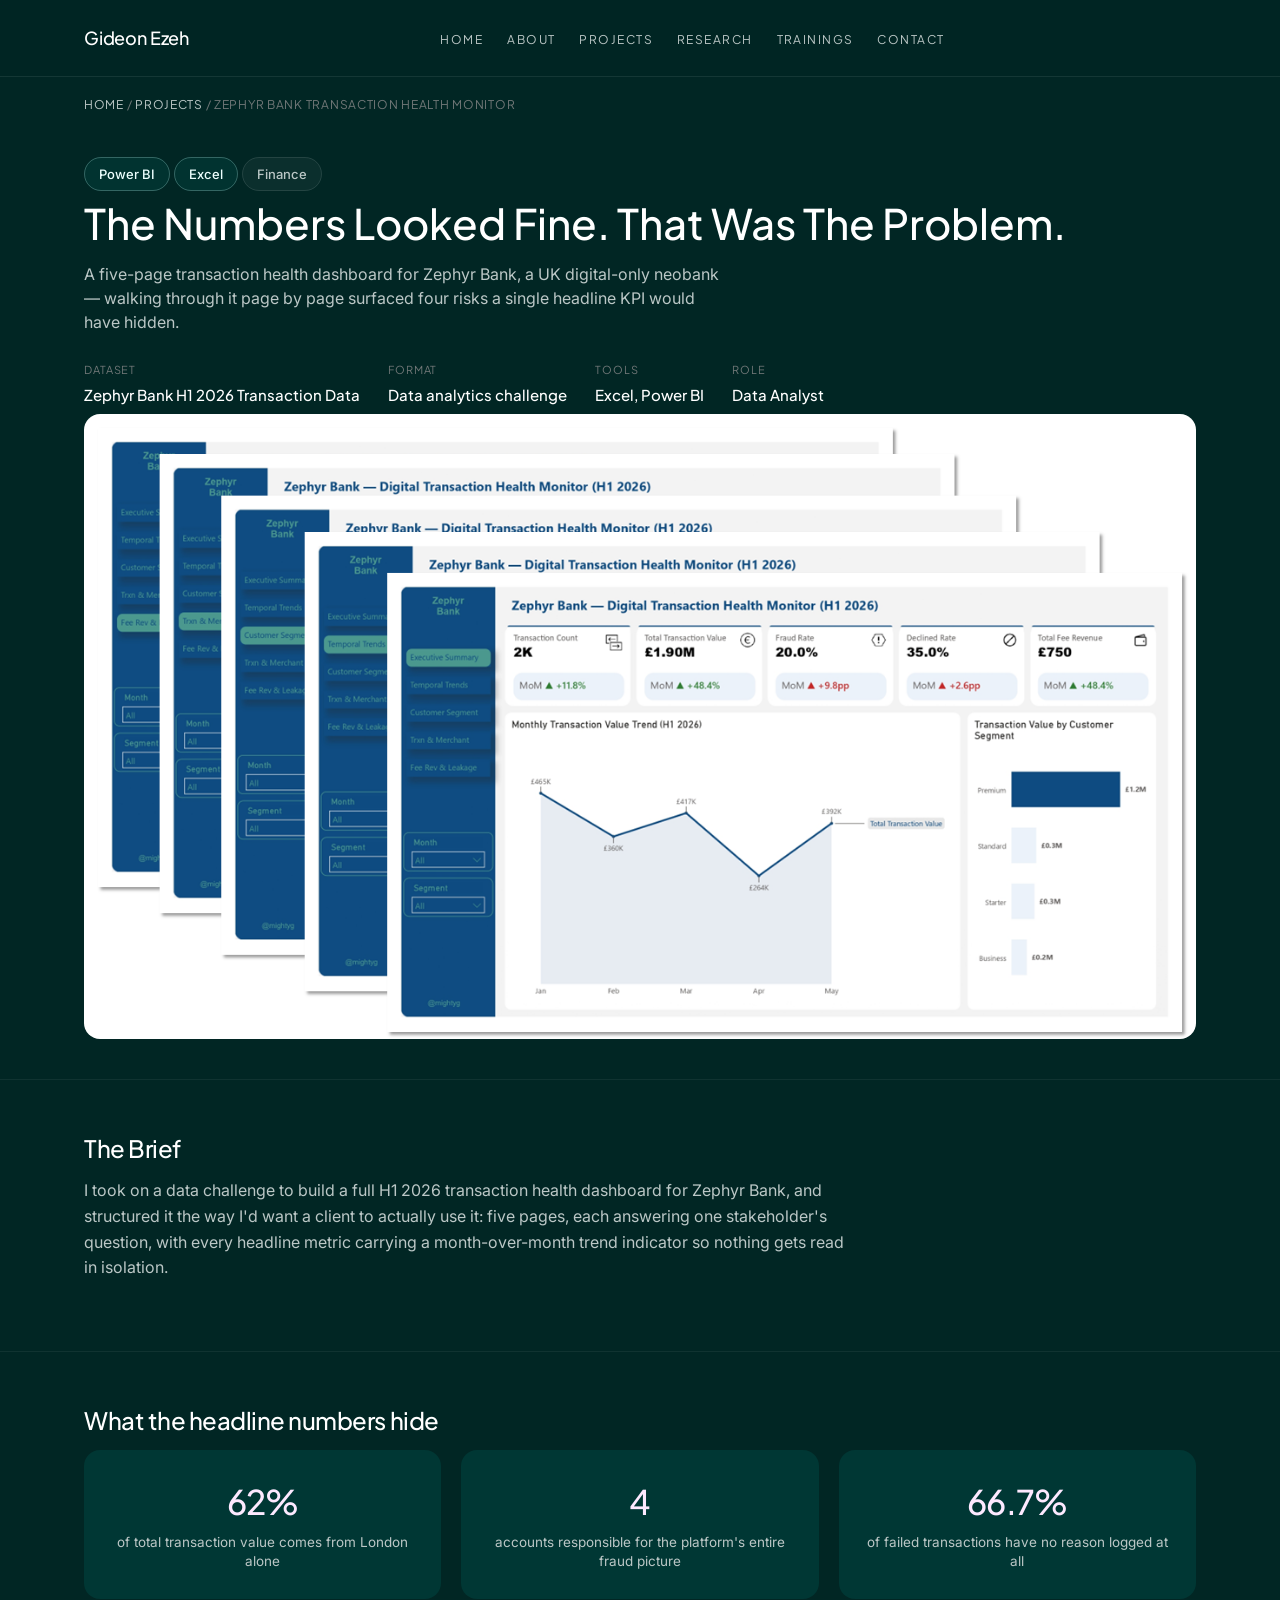
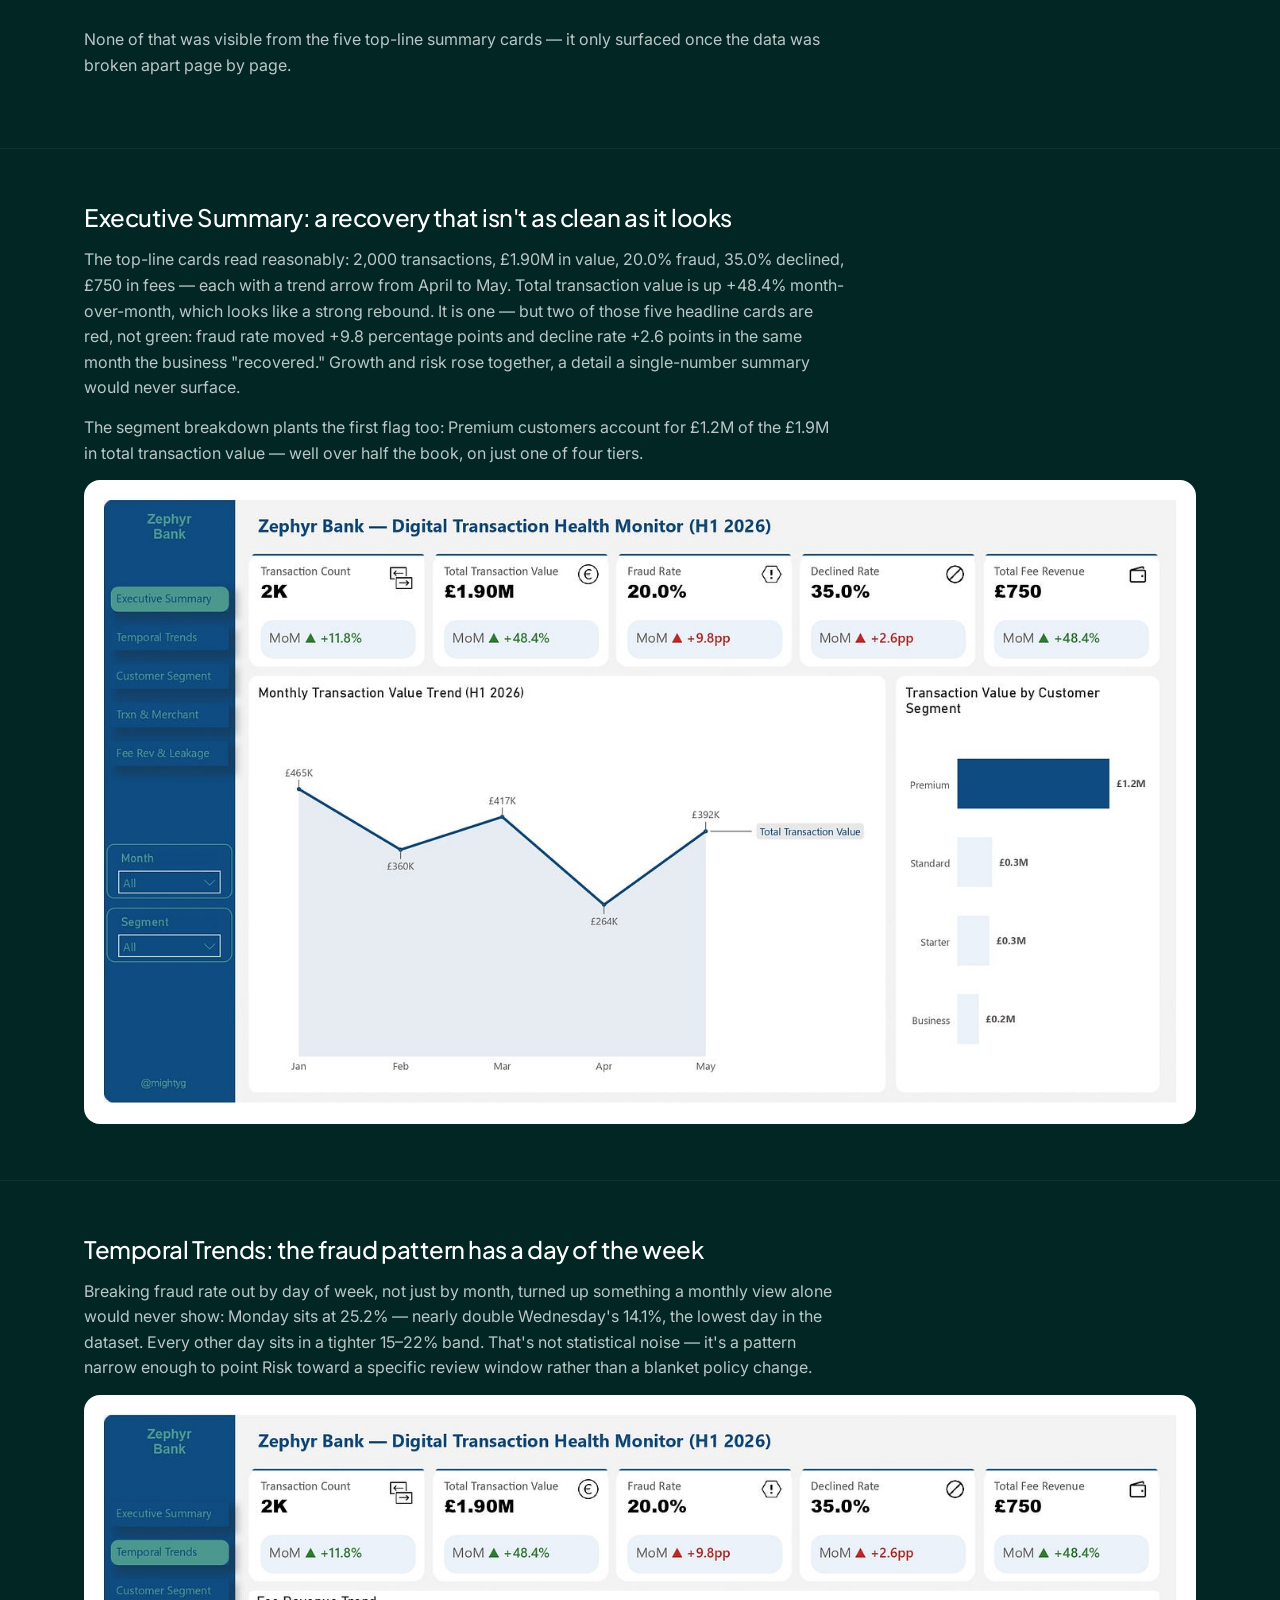
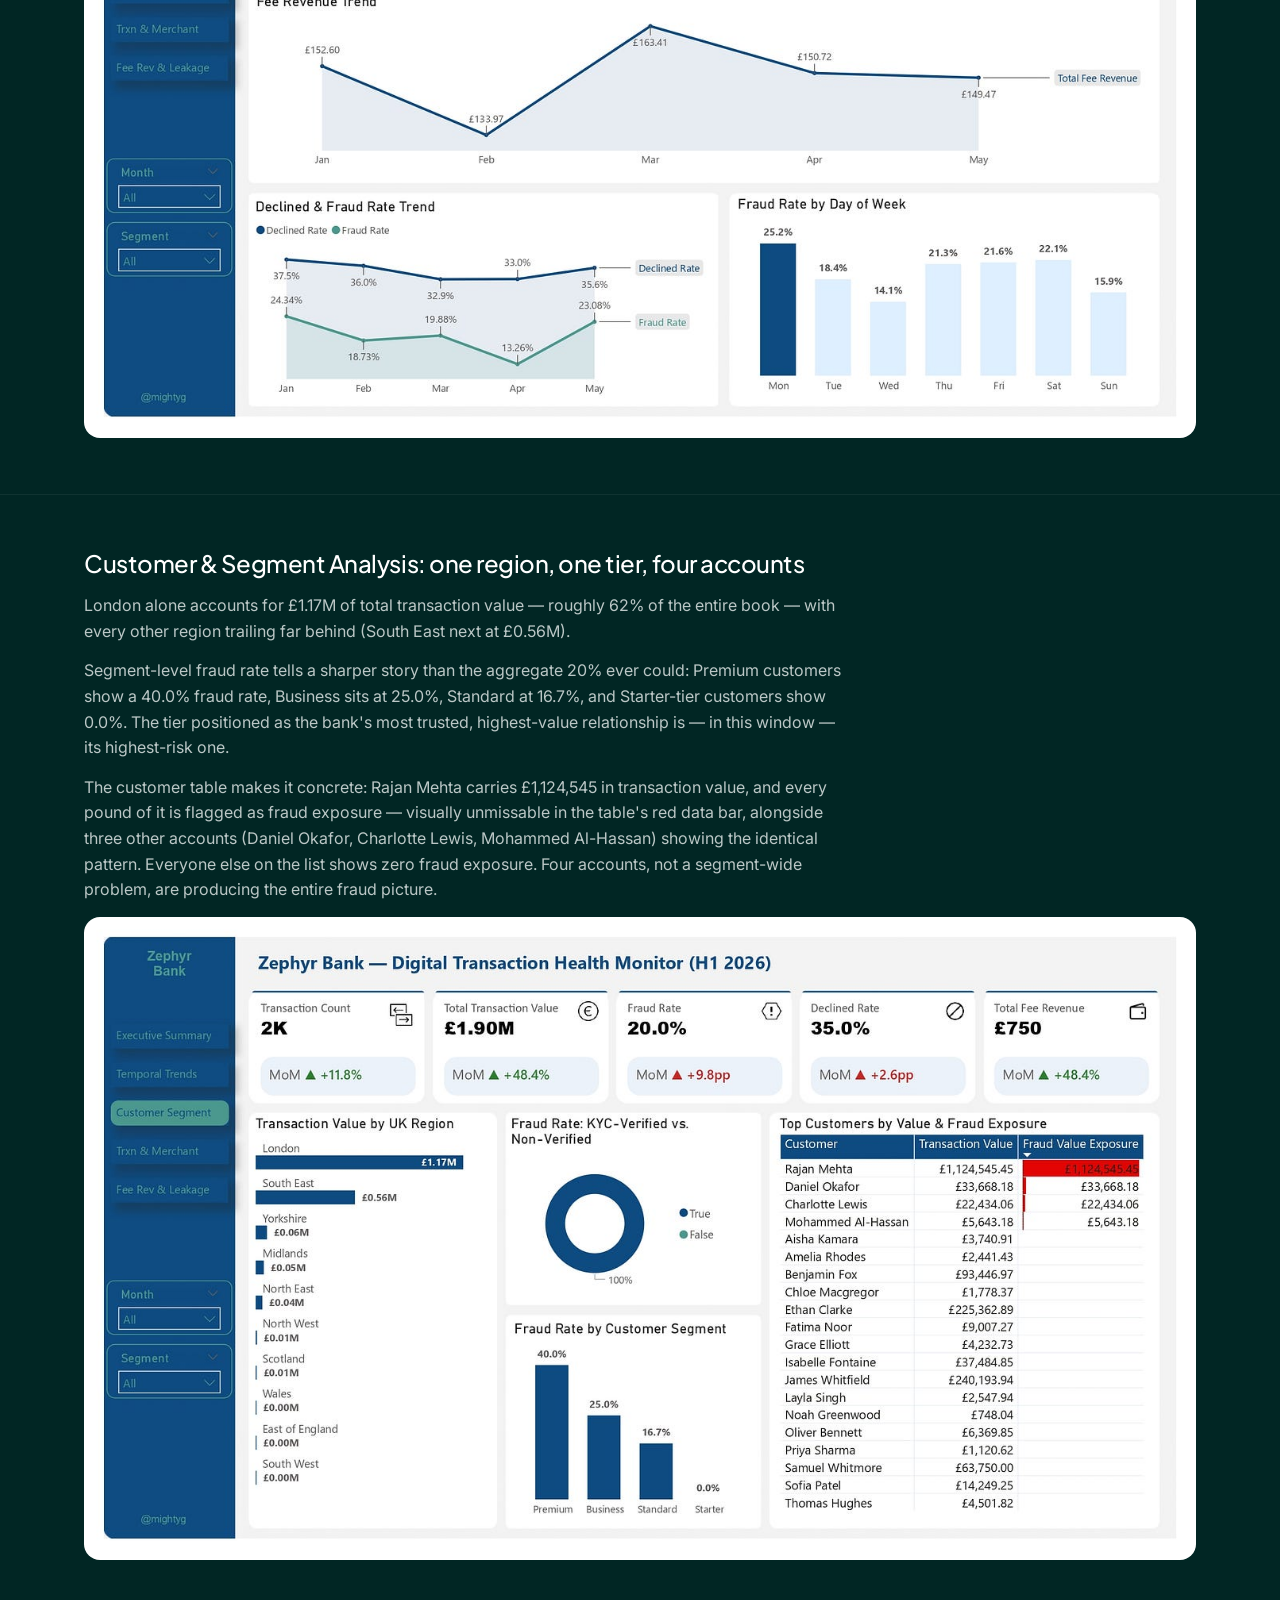
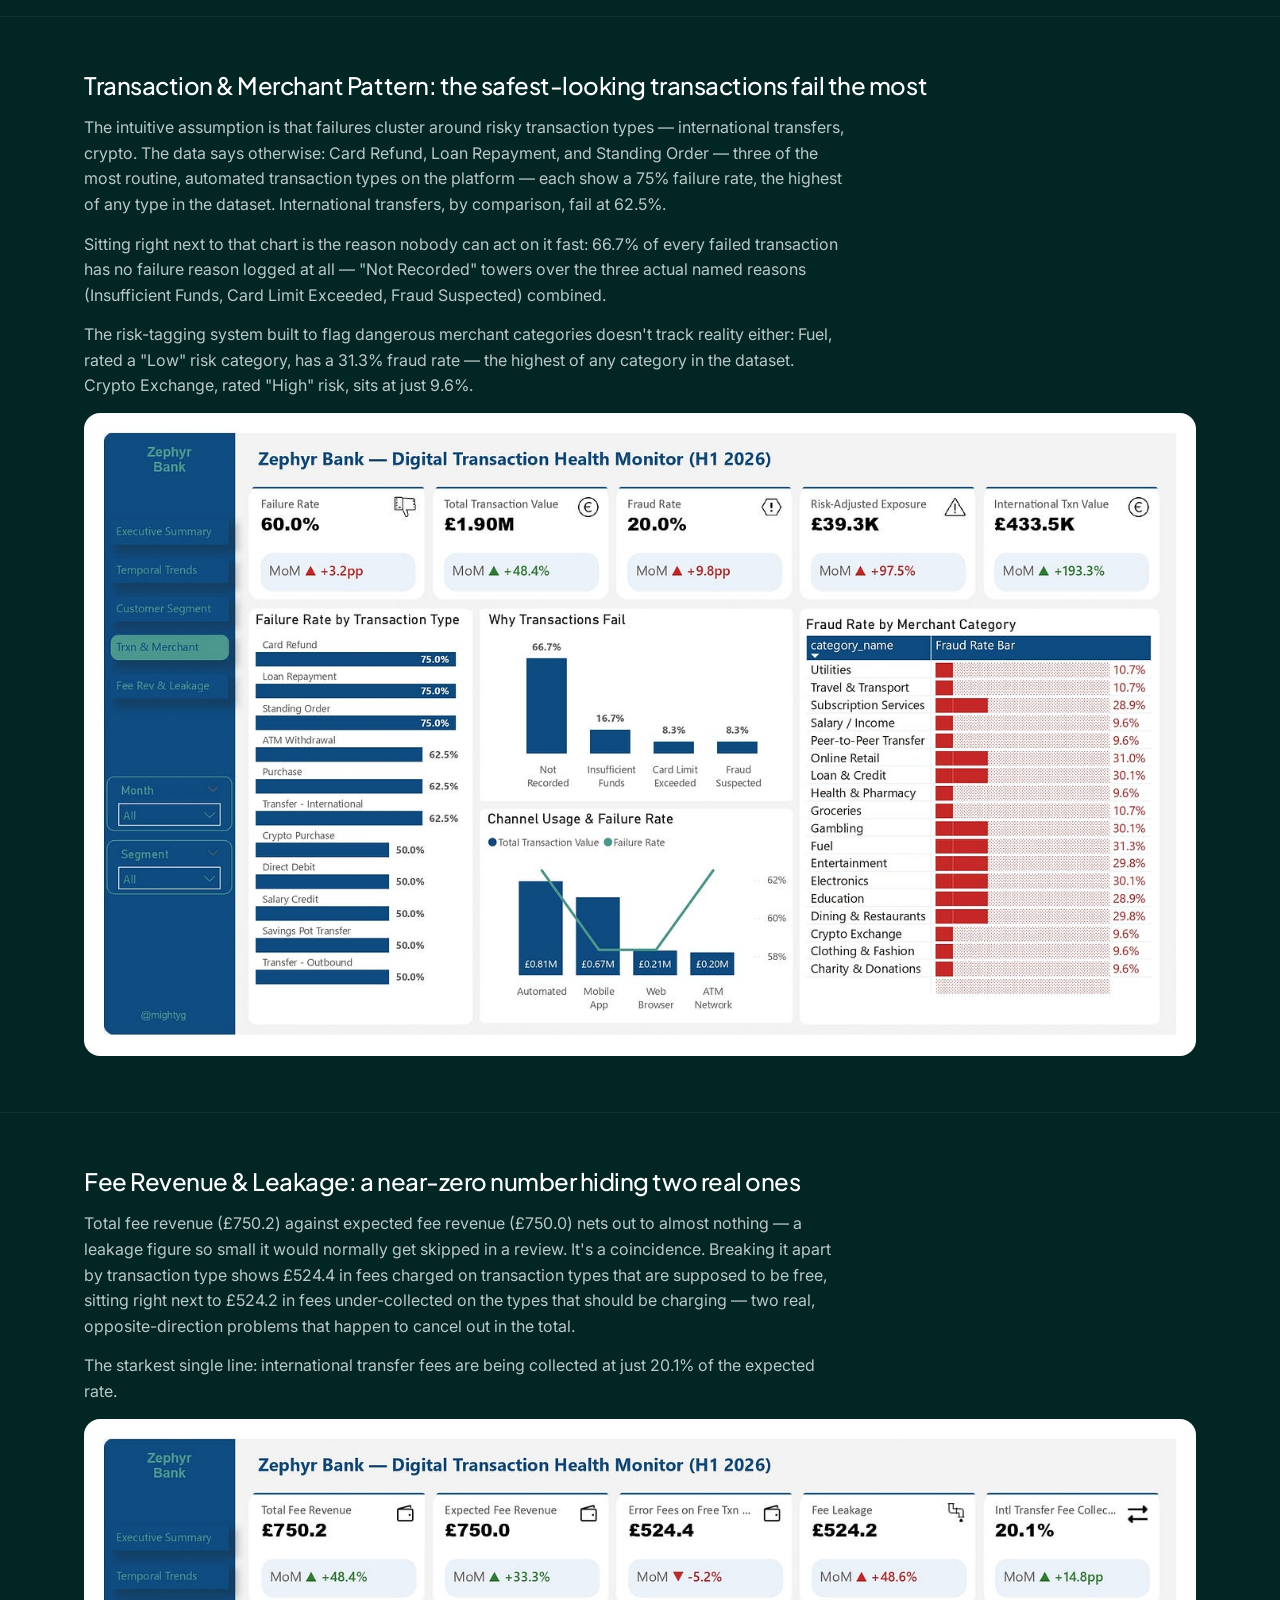
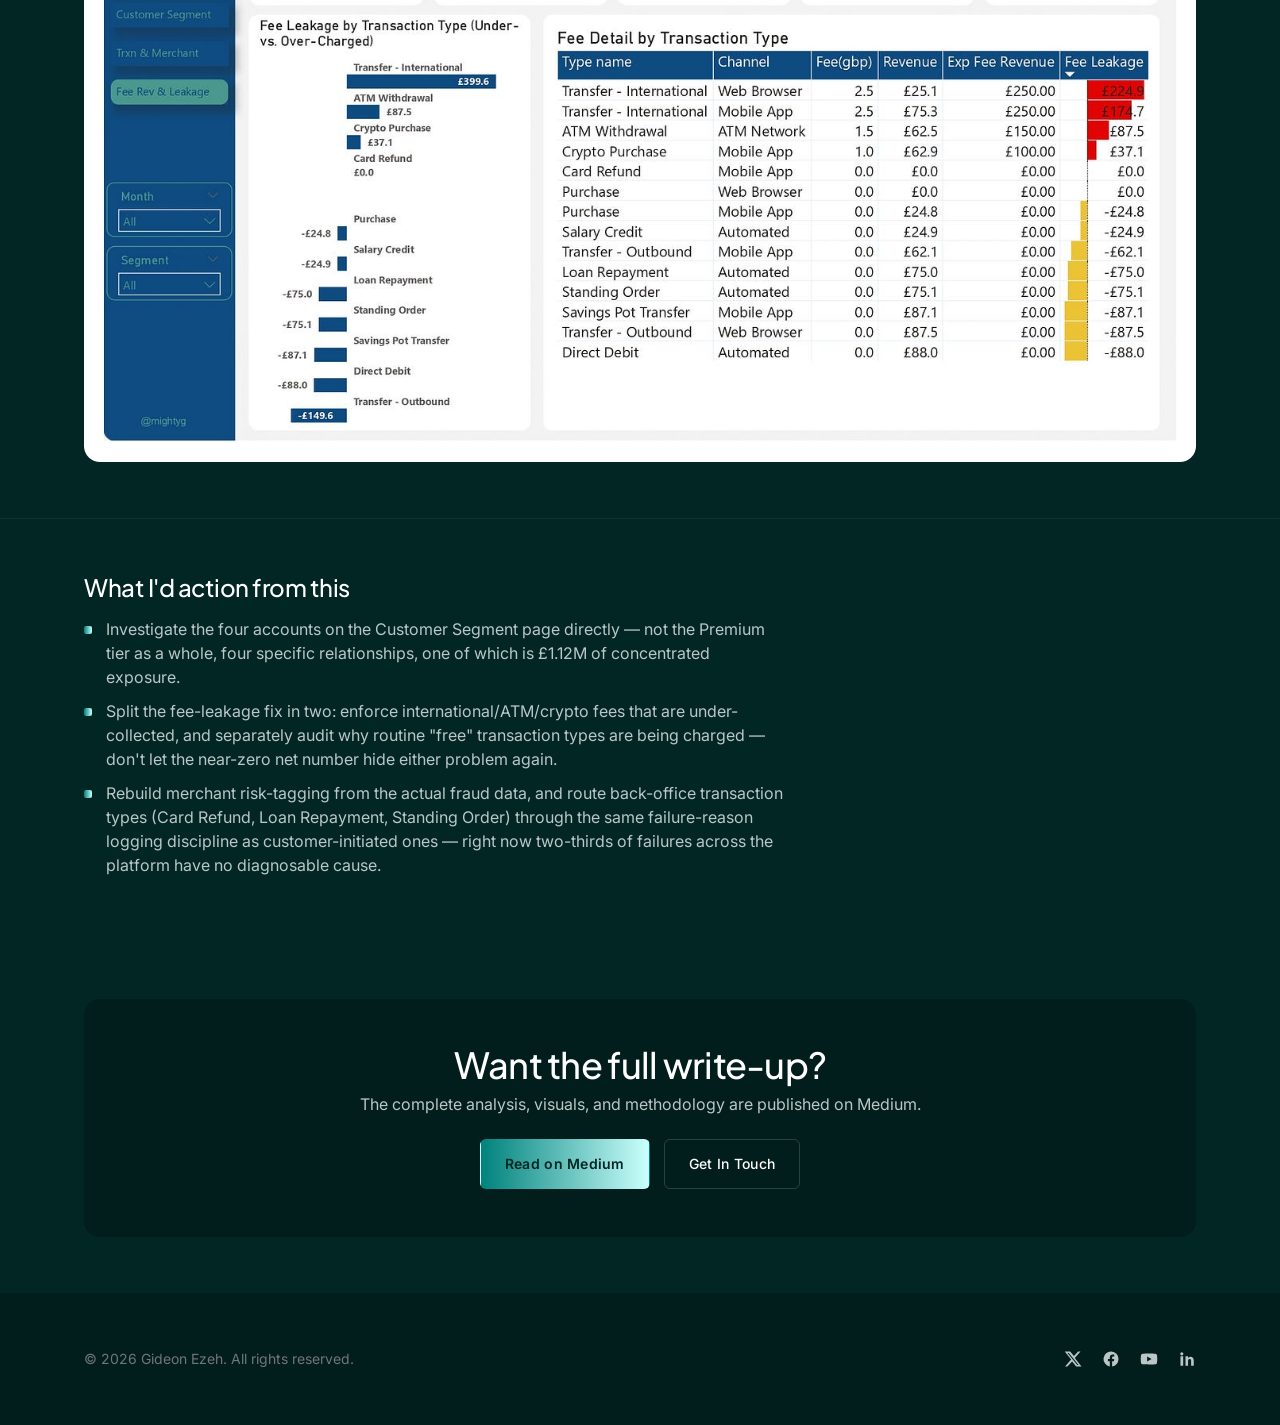
<file: projects/zephyr-bank-dashboard.html>
<!DOCTYPE html>
<html lang="en">
<head>
<meta charset="UTF-8">
<meta name="viewport" content="width=device-width, initial-scale=1.0">
<title>The Numbers Looked Fine. That Was The Problem — Case Study | Gideon Ezeh</title>
<meta name="description" content="A five-page Power BI transaction health dashboard for Zephyr Bank, a UK digital-only neobank — surfacing fraud, revenue-leakage, and merchant-risk issues a single KPI would have hidden.">
<link rel="preconnect" href="https://fonts.googleapis.com">
<link rel="preconnect" href="https://fonts.gstatic.com" crossorigin>
<link href="https://fonts.googleapis.com/css2?family=Plus+Jakarta+Sans:wght@400;500&family=Inter:wght@400;500;600&display=swap" rel="stylesheet">
<link rel="stylesheet" href="../assets/css/style.css">
</head>
<body>

<nav class="nav">
  <div class="container">
    <a href="../index.html" class="logo">Gideon Ezeh</a>
    <ul class="nav-links">
      <li><a href="../index.html#home">Home</a></li>
      <li><a href="../index.html#about">About</a></li>
      <li><a href="../index.html#projects">Projects</a></li>
      <li><a href="../research.html">Research</a></li>
      <li><a href="../trainings.html">Trainings</a></li>
      <li><a href="../index.html#contact">Contact</a></li>
    </ul>
    <div class="nav-right">
      <a href="../index.html#contact" class="btn btn-primary nav-cta">Contact Me</a>
      <button class="nav-toggle" aria-label="Toggle menu">
        <span></span><span></span><span></span>
      </button>
    </div>
  </div>
</nav>

<main>
  <div class="container">
    <p class="breadcrumb"><a href="../index.html">Home</a> / <a href="../index.html#projects">Projects</a> / Zephyr Bank Transaction Health Monitor</p>
  </div>

  <header class="case-header">
    <div class="container">
      <span class="tag accent-tag">Power BI</span><span class="tag accent-tag">Excel</span><span class="tag">Finance</span>
      <h1>The Numbers Looked Fine. That Was The Problem.</h1>
      <p>A five-page transaction health dashboard for Zephyr Bank, a UK digital-only neobank — walking through it page by page surfaced four risks a single headline KPI would have hidden.</p>
      <div class="case-meta">
        <div><span>Dataset</span><strong>Zephyr Bank H1 2026 Transaction Data</strong></div>
        <div><span>Format</span><strong>Data analytics challenge</strong></div>
        <div><span>Tools</span><strong>Excel, Power BI</strong></div>
        <div><span>Role</span><strong>Data Analyst</strong></div>
      </div>
      <div class="case-image"><img src="../assets/img/zephyr-cover.png" alt="Zephyr Bank Digital Transaction Health Monitor dashboard overview"></div>
    </div>
  </header>

  <section class="case-section">
    <div class="container">
      <h2>The Brief</h2>
      <p>I took on a data challenge to build a full H1 2026 transaction health dashboard for Zephyr Bank, and structured it the way I'd want a client to actually use it: five pages, each answering one stakeholder's question, with every headline metric carrying a month-over-month trend indicator so nothing gets read in isolation.</p>
    </div>
  </section>

  <section class="case-section">
    <div class="container">
      <h2>What the headline numbers hide</h2>
      <div class="results-grid">
        <div class="result-stat"><div class="num">62%</div><div class="label">of total transaction value comes from London alone</div></div>
        <div class="result-stat"><div class="num">4</div><div class="label">accounts responsible for the platform's entire fraud picture</div></div>
        <div class="result-stat"><div class="num">66.7%</div><div class="label">of failed transactions have no reason logged at all</div></div>
      </div>
      <p style="margin-top:28px;">None of that was visible from the five top-line summary cards — it only surfaced once the data was broken apart page by page.</p>
    </div>
  </section>

  <section class="case-section">
    <div class="container">
      <h2>Executive Summary: a recovery that isn't as clean as it looks</h2>
      <p>The top-line cards read reasonably: 2,000 transactions, £1.90M in value, 20.0% fraud, 35.0% declined, £750 in fees — each with a trend arrow from April to May. Total transaction value is up +48.4% month-over-month, which looks like a strong rebound. It is one — but two of those five headline cards are red, not green: fraud rate moved +9.8 percentage points and decline rate +2.6 points in the same month the business "recovered." Growth and risk rose together, a detail a single-number summary would never surface.</p>
      <p>The segment breakdown plants the first flag too: Premium customers account for £1.2M of the £1.9M in total transaction value — well over half the book, on just one of four tiers.</p>
      <div class="case-image"><img src="../assets/img/zephyr-executive-summary.jpg" alt="Zephyr Bank Executive Summary dashboard page"></div>
    </div>
  </section>

  <section class="case-section">
    <div class="container">
      <h2>Temporal Trends: the fraud pattern has a day of the week</h2>
      <p>Breaking fraud rate out by day of week, not just by month, turned up something a monthly view alone would never show: Monday sits at 25.2% — nearly double Wednesday's 14.1%, the lowest day in the dataset. Every other day sits in a tighter 15–22% band. That's not statistical noise — it's a pattern narrow enough to point Risk toward a specific review window rather than a blanket policy change.</p>
      <div class="case-image"><img src="../assets/img/zephyr-temporal-trends.jpg" alt="Zephyr Bank Temporal Trends dashboard page"></div>
    </div>
  </section>

  <section class="case-section">
    <div class="container">
      <h2>Customer & Segment Analysis: one region, one tier, four accounts</h2>
      <p>London alone accounts for £1.17M of total transaction value — roughly 62% of the entire book — with every other region trailing far behind (South East next at £0.56M).</p>
      <p>Segment-level fraud rate tells a sharper story than the aggregate 20% ever could: Premium customers show a 40.0% fraud rate, Business sits at 25.0%, Standard at 16.7%, and Starter-tier customers show 0.0%. The tier positioned as the bank's most trusted, highest-value relationship is — in this window — its highest-risk one.</p>
      <p>The customer table makes it concrete: Rajan Mehta carries £1,124,545 in transaction value, and every pound of it is flagged as fraud exposure — visually unmissable in the table's red data bar, alongside three other accounts (Daniel Okafor, Charlotte Lewis, Mohammed Al-Hassan) showing the identical pattern. Everyone else on the list shows zero fraud exposure. Four accounts, not a segment-wide problem, are producing the entire fraud picture.</p>
      <div class="case-image"><img src="../assets/img/zephyr-customer-segment.jpg" alt="Zephyr Bank Customer & Segment Analysis dashboard page"></div>
    </div>
  </section>

  <section class="case-section">
    <div class="container">
      <h2>Transaction & Merchant Pattern: the safest-looking transactions fail the most</h2>
      <p>The intuitive assumption is that failures cluster around risky transaction types — international transfers, crypto. The data says otherwise: Card Refund, Loan Repayment, and Standing Order — three of the most routine, automated transaction types on the platform — each show a 75% failure rate, the highest of any type in the dataset. International transfers, by comparison, fail at 62.5%.</p>
      <p>Sitting right next to that chart is the reason nobody can act on it fast: 66.7% of every failed transaction has no failure reason logged at all — "Not Recorded" towers over the three actual named reasons (Insufficient Funds, Card Limit Exceeded, Fraud Suspected) combined.</p>
      <p>The risk-tagging system built to flag dangerous merchant categories doesn't track reality either: Fuel, rated a "Low" risk category, has a 31.3% fraud rate — the highest of any category in the dataset. Crypto Exchange, rated "High" risk, sits at just 9.6%.</p>
      <div class="case-image"><img src="../assets/img/zephyr-transaction-merchant.jpg" alt="Zephyr Bank Transaction & Merchant Pattern dashboard page"></div>
    </div>
  </section>

  <section class="case-section">
    <div class="container">
      <h2>Fee Revenue & Leakage: a near-zero number hiding two real ones</h2>
      <p>Total fee revenue (£750.2) against expected fee revenue (£750.0) nets out to almost nothing — a leakage figure so small it would normally get skipped in a review. It's a coincidence. Breaking it apart by transaction type shows £524.4 in fees charged on transaction types that are supposed to be free, sitting right next to £524.2 in fees under-collected on the types that should be charging — two real, opposite-direction problems that happen to cancel out in the total.</p>
      <p>The starkest single line: international transfer fees are being collected at just 20.1% of the expected rate.</p>
      <div class="case-image"><img src="../assets/img/zephyr-fee-leakage.jpg" alt="Zephyr Bank Fee Revenue & Leakage dashboard page"></div>
    </div>
  </section>

  <section class="case-section">
    <div class="container">
      <h2>What I'd action from this</h2>
      <ul>
        <li>Investigate the four accounts on the Customer Segment page directly — not the Premium tier as a whole, four specific relationships, one of which is £1.12M of concentrated exposure.</li>
        <li>Split the fee-leakage fix in two: enforce international/ATM/crypto fees that are under-collected, and separately audit why routine "free" transaction types are being charged — don't let the near-zero net number hide either problem again.</li>
        <li>Rebuild merchant risk-tagging from the actual fraud data, and route back-office transaction types (Card Refund, Loan Repayment, Standing Order) through the same failure-reason logging discipline as customer-initiated ones — right now two-thirds of failures across the platform have no diagnosable cause.</li>
      </ul>
    </div>
  </section>

  <div class="container">
    <div class="case-cta">
      <h2>Want the full write-up?</h2>
      <p>The complete analysis, visuals, and methodology are published on Medium.</p>
      <div class="case-cta-actions">
        <a href="https://medium.com/@ezehgideon92/the-numbers-looked-fine-that-was-the-problem-953b36fd2d8b" class="btn btn-primary" target="_blank" rel="noopener">Read on Medium</a>
        <a href="../index.html#contact" class="btn btn-outline">Get In Touch</a>
      </div>
    </div>
  </div>
</main>

<footer class="site-footer">
  <div class="container footer-inner">
    <p>&copy; 2026 Gideon Ezeh. All rights reserved.</p>
    <div class="footer-links">
      <a href="https://x.com/gideon_mighty" target="_blank" rel="noopener" aria-label="Twitter / X">
        <svg viewBox="0 0 24 24" fill="currentColor"><path d="M18.9 2H22l-7.6 8.7L23.3 22h-7l-5.5-6.6L4.5 22H1.4l8.1-9.3L1 2h7.2l5 6.1L18.9 2Zm-1.2 18h1.7L6.4 4h-1.8l13.1 16Z"/></svg>
      </a>
      <a href="https://web.facebook.com/KOLOURED" target="_blank" rel="noopener" aria-label="Facebook">
        <svg viewBox="0 0 24 24" fill="currentColor"><path d="M22 12a10 10 0 1 0-11.6 9.9v-7H7.9V12h2.5V9.8c0-2.5 1.5-3.9 3.8-3.9 1.1 0 2.2.2 2.2.2v2.5h-1.3c-1.2 0-1.6.8-1.6 1.6V12h2.8l-.4 2.9h-2.4v7A10 10 0 0 0 22 12Z"/></svg>
      </a>
      <a href="https://www.youtube.com/@GideonEzeh" target="_blank" rel="noopener" aria-label="YouTube">
        <svg viewBox="0 0 24 24" fill="currentColor"><path d="M23 12s0-3.5-.4-5.2c-.3-.9-1-1.6-1.9-1.9C18.9 4.5 12 4.5 12 4.5s-6.9 0-8.7.4c-.9.3-1.6 1-1.9 1.9C1 8.5 1 12 1 12s0 3.5.4 5.2c.3.9 1 1.6 1.9 1.9 1.8.4 8.7.4 8.7.4s6.9 0 8.7-.4c.9-.3 1.6-1 1.9-1.9.4-1.7.4-5.2.4-5.2Zm-13.5 3.3V8.7l6 3.3-6 3.3Z"/></svg>
      </a>
      <a href="https://www.linkedin.com/in/gideon-ezeh" target="_blank" rel="noopener" aria-label="LinkedIn">
        <svg viewBox="0 0 24 24" fill="currentColor"><path d="M6.9 8.4H3.3V21H6.9V8.4ZM5.1 3a2.1 2.1 0 1 0 0 4.2A2.1 2.1 0 0 0 5.1 3ZM21 21v-7c0-3.4-1.8-5-4.3-5-2 0-2.9 1.1-3.3 1.9V8.4H10v12.6h3.4v-6.6c0-1.7 1-2.5 2.2-2.5 1.1 0 1.9.7 1.9 2.5V21H21Z"/></svg>
      </a>
    </div>
  </div>
</footer>

<script src="../assets/js/main.js"></script>
</body>
</html>
</file>
<file: assets/css/style.css>
/* ============================================
   Design tokens — Auros-derived (dark teal / bioluminescent)
   ============================================ */
:root {
  --color-abyss: #012624;
  --color-deep: #011d1c;
  --color-kelp: #003734;
  --color-mist: #edfffe;
  --color-platinum: #ffffff;
  --color-silver: #bbc7c6;
  --color-ash: #f2f2f2;
  --color-slate: #707777;
  --color-lavender: #fde9ff;
  --gradient-bio: linear-gradient(90deg, #00827c 0%, #cbfffc 100%);
  --gradient-aurora: linear-gradient(90deg, #cbfffc 0%, #edfffe 26%, #fffdfa 48%, #fad1ff 89%);
  --danger: #ff9d9d;

  --radius-card: 16px;
  --radius-sm: 6px;
  --max-width: 1160px;

  --font-display: "Plus Jakarta Sans", Inter, "DM Sans", ui-sans-serif, system-ui, -apple-system, "Segoe UI", sans-serif;
  --font-ui: Inter, ui-sans-serif, system-ui, -apple-system, "Segoe UI", sans-serif;
}

/* ============================================
   Reset & base
   ============================================ */
* { box-sizing: border-box; margin: 0; padding: 0; }

html { scroll-behavior: smooth; }

body {
  background: var(--color-abyss);
  color: var(--color-silver);
  font-family: var(--font-ui);
  font-weight: 400;
  line-height: 1.4;
  -webkit-font-smoothing: antialiased;
}

img, svg { max-width: 100%; display: block; }
a { color: inherit; text-decoration: none; }
ul { list-style: none; }
button { font: inherit; cursor: pointer; }

.container {
  max-width: var(--max-width);
  margin: 0 auto;
  padding: 0 24px;
}

section { padding: 96px 0; }

.section-head {
  max-width: 620px;
  margin: 0 auto 56px;
  text-align: center;
}

.eyebrow {
  display: inline-block;
  font-family: var(--font-display);
  font-size: 12px;
  font-weight: 500;
  letter-spacing: 0.12em;
  text-transform: uppercase;
  color: var(--color-silver);
  margin-bottom: 16px;
}

h1, h2, h3, h4 {
  font-family: var(--font-display);
  font-weight: 500;
  line-height: 1;
  color: var(--color-platinum);
}
h2 { font-size: clamp(28px, 4vw, 36px); margin-bottom: 14px; letter-spacing: -0.02em; }
h3 { font-size: 20px; }
.section-head p { color: var(--color-silver); font-size: 17px; line-height: 1.4; }

.reveal { opacity: 0; transform: translateY(18px); transition: opacity 0.6s ease, transform 0.6s ease; }
.reveal.is-visible { opacity: 1; transform: translateY(0); }

/* ============================================
   Buttons
   ============================================ */
.btn {
  display: inline-flex;
  align-items: center;
  gap: 8px;
  padding: 14px 24px;
  border-radius: var(--radius-sm);
  font-family: var(--font-ui);
  font-weight: 500;
  font-size: 14px;
  letter-spacing: 0.02em;
  border: 1px solid transparent;
  transition: transform 0.15s ease, opacity 0.15s ease, border-color 0.15s ease;
  white-space: nowrap;
}
.btn:hover { transform: translateY(-2px); }

.btn-primary {
  background: var(--gradient-bio);
  color: #012624;
  font-weight: 600;
}
.btn-primary:hover { opacity: 0.9; }

.btn-outline { border-color: rgba(255,255,255,0.16); color: var(--color-platinum); background: transparent; }
.btn-outline:hover { border-color: var(--color-mist); }

.btn-block { width: 100%; justify-content: center; }

/* ============================================
   Nav
   ============================================ */
.nav {
  position: sticky;
  top: 0;
  z-index: 100;
  background: rgba(1, 38, 36, 0.82);
  backdrop-filter: blur(10px);
  border-bottom: 1px solid rgba(255,255,255,0.08);
}

.nav .container {
  display: flex;
  align-items: center;
  justify-content: space-between;
  height: 76px;
}

.logo {
  font-family: var(--font-display);
  font-weight: 500;
  font-size: 18px;
  color: var(--color-platinum);
  letter-spacing: -0.01em;
}

.nav-links {
  display: flex;
  gap: 24px;
  align-items: center;
}

.nav-links a {
  font-family: var(--font-display);
  font-size: 12px;
  font-weight: 400;
  letter-spacing: 0.12em;
  text-transform: uppercase;
  color: var(--color-silver);
  transition: color 0.15s ease;
}
.nav-links a:hover, .nav-links a.active { color: var(--color-platinum); }

.nav-social {
  display: flex;
  gap: 16px;
  align-items: center;
}
.nav-social a {
  color: var(--color-silver);
  transition: color 0.15s ease;
  display: inline-flex;
}
.nav-social a:hover { color: var(--color-mist); }
.nav-social svg { width: 16px; height: 16px; }

.nav-right { display: flex; align-items: center; gap: 28px; }
.nav-cta { display: none; }

.nav-toggle {
  display: none;
  flex-direction: column;
  gap: 5px;
  background: none;
  border: none;
  padding: 6px;
}
.nav-toggle span {
  width: 22px;
  height: 2px;
  background: var(--color-platinum);
  border-radius: 2px;
  transition: transform 0.2s ease, opacity 0.2s ease;
}
.nav-toggle.open span:nth-child(1) { transform: translateY(7px) rotate(45deg); }
.nav-toggle.open span:nth-child(2) { opacity: 0; }
.nav-toggle.open span:nth-child(3) { transform: translateY(-7px) rotate(-45deg); }

/* ============================================
   Hero
   ============================================ */
.hero {
  position: relative;
  padding: 120px 0 96px;
  overflow: hidden;
}

.hero-bg {
  position: absolute;
  inset: 0;
  z-index: 0;
  opacity: 0.7;
  pointer-events: none;
}

.hero .container {
  position: relative;
  z-index: 1;
  display: grid;
  grid-template-columns: 1.15fr 0.85fr;
  gap: 48px;
  align-items: center;
}

.hero-kicker {
  display: inline-flex;
  align-items: center;
  gap: 8px;
  font-family: var(--font-display);
  font-size: 12px;
  font-weight: 500;
  letter-spacing: 0.12em;
  text-transform: uppercase;
  color: var(--color-mist);
  background: rgba(0, 130, 124, 0.12);
  border: 1px solid rgba(203, 255, 252, 0.2);
  padding: 8px 16px;
  border-radius: 999px;
  margin-bottom: 24px;
}
.hero-kicker .dot {
  width: 7px; height: 7px; border-radius: 50%;
  background: #cbfffc;
  box-shadow: 0 0 0 4px rgba(203, 255, 252, 0.15);
}

.hero h1 {
  font-size: clamp(36px, 5.2vw, 58px);
  letter-spacing: -0.03em;
  margin-bottom: 22px;
}
.hero h1 .accent {
  background: var(--gradient-aurora);
  -webkit-background-clip: text;
  background-clip: text;
  color: transparent;
}

.hero-lead {
  font-size: 17px;
  color: var(--color-silver);
  max-width: 540px;
  margin-bottom: 32px;
  line-height: 1.5;
}

.hero-actions { display: flex; gap: 14px; flex-wrap: wrap; margin-bottom: 44px; }

.hero-stats { display: flex; gap: 36px; flex-wrap: wrap; }
.hero-stats .stat-num {
  font-family: var(--font-display);
  font-size: 28px;
  font-weight: 500;
  color: var(--color-lavender);
  letter-spacing: -0.02em;
}
.hero-stats .stat-label {
  font-family: var(--font-display);
  font-size: 11px;
  letter-spacing: 0.08em;
  text-transform: uppercase;
  color: var(--color-silver);
  margin-top: 2px;
}

.hero-visual {
  position: relative;
  background: var(--color-kelp);
  border-radius: var(--radius-card);
  padding: 16px;
  aspect-ratio: 1 / 1.1;
  overflow: hidden;
}
.hero-visual img {
  width: 100%;
  height: 100%;
  object-fit: cover;
  border-radius: 12px;
}
.hero-visual-glow {
  position: absolute;
  inset: -20%;
  background: radial-gradient(circle at 70% 20%, rgba(203,255,252,0.35), transparent 60%);
  pointer-events: none;
}

/* ============================================
   About / Skills
   ============================================ */
.about-grid {
  display: grid;
  grid-template-columns: 0.95fr 1.05fr;
  gap: 56px;
  align-items: start;
}

.about-grid p { color: var(--color-silver); margin-bottom: 18px; line-height: 1.6; }

.resume-card {
  background: var(--color-kelp);
  border-radius: var(--radius-card);
  padding: 22px 24px;
  margin-top: 24px;
  display: flex;
  align-items: center;
  justify-content: space-between;
  gap: 16px;
  flex-wrap: wrap;
}
.resume-card div strong { display: block; font-family: var(--font-display); font-size: 15px; color: var(--color-platinum); font-weight: 500; }
.resume-card div span { font-size: 13px; color: var(--color-silver); }

.skill-tags { display: flex; flex-wrap: wrap; gap: 10px; margin-top: 8px; }
.tag {
  font-family: var(--font-ui);
  font-size: 13px;
  font-weight: 500;
  padding: 8px 14px;
  border-radius: 999px;
  background: rgba(255,255,255,0.04);
  border: 1px solid rgba(255,255,255,0.1);
  color: var(--color-silver);
}
.tag.accent-tag { color: var(--color-mist); border-color: rgba(203,255,252,0.25); background: rgba(0,130,124,0.14); }

.feature-grid { display: grid; grid-template-columns: 1fr 1fr; gap: 20px; margin-top: 32px; }
.feature-card {
  background: var(--color-kelp);
  border-radius: var(--radius-card);
  padding: 32px;
}
.feature-card .icon {
  width: 40px; height: 40px;
  border-radius: var(--radius-sm);
  background: rgba(3, 81, 75, 0.6);
  display: flex; align-items: center; justify-content: center;
  color: var(--color-mist);
  margin-bottom: 20px;
}
.feature-card h3 { font-size: 18px; margin-bottom: 10px; }
.feature-card p { color: var(--color-silver); font-size: 14.5px; line-height: 1.55; }

/* ============================================
   Projects
   ============================================ */
.filter-bar {
  display: flex;
  flex-wrap: wrap;
  gap: 10px;
  margin-bottom: 40px;
}
.filter-btn {
  font-family: var(--font-display);
  font-size: 12px;
  font-weight: 500;
  letter-spacing: 0.06em;
  text-transform: uppercase;
  color: var(--color-silver);
  background: rgba(255,255,255,0.04);
  border: 1px solid rgba(255,255,255,0.1);
  padding: 9px 16px;
  border-radius: 999px;
  transition: color 0.15s ease, border-color 0.15s ease, background 0.15s ease;
}
.filter-btn:hover { color: var(--color-platinum); border-color: rgba(255,255,255,0.25); }
.filter-btn.active {
  color: #012624;
  background: var(--gradient-bio);
  border-color: transparent;
  font-weight: 600;
}

.project-empty {
  display: none;
  text-align: center;
  padding: 48px 24px;
  color: var(--color-silver);
  background: var(--color-kelp);
  border-radius: var(--radius-card);
}
.project-empty.show { display: block; }

.project-card.is-hidden { display: none; }

.project-grid {
  display: grid;
  grid-template-columns: repeat(3, 1fr);
  gap: 28px;
}

.project-card {
  background: var(--color-kelp);
  border-radius: var(--radius-card);
  overflow: hidden;
  transition: transform 0.2s ease;
  display: flex;
  flex-direction: column;
}
.project-card:hover { transform: translateY(-4px); }

.project-thumb { aspect-ratio: 16/10; overflow: hidden; background: var(--color-deep); }
.project-thumb img { width: 100%; height: 100%; object-fit: cover; }

.project-body { padding: 28px; display: flex; flex-direction: column; gap: 12px; flex: 1; }
.project-body h3 { font-size: 19px; }
.project-body p { color: var(--color-silver); font-size: 14.5px; line-height: 1.5; }

.project-tags { display: flex; flex-wrap: wrap; gap: 8px; margin-top: auto; padding-top: 8px; }
.project-tags .tag { font-size: 12px; padding: 5px 11px; }

.project-link {
  font-family: var(--font-display);
  font-size: 12px;
  font-weight: 500;
  letter-spacing: 0.08em;
  text-transform: uppercase;
  color: var(--color-platinum);
  display: inline-flex;
  align-items: center;
  gap: 6px;
  margin-top: 4px;
}
.project-link .arrow { transition: transform 0.15s ease; }
.project-card:hover .project-link .arrow { transform: translateX(4px); }

/* ============================================
   Contact
   ============================================ */
.contact-wrap {
  display: grid;
  grid-template-columns: 1fr 1.3fr;
  gap: 48px;
}

.contact-info h2 { margin-bottom: 16px; }
.contact-info > p { color: var(--color-silver); margin-bottom: 28px; line-height: 1.6; }

.contact-info .open-to { margin-bottom: 28px; }
.contact-info .open-to li {
  color: var(--color-silver);
  padding-left: 22px;
  position: relative;
  margin-bottom: 10px;
  font-size: 14.5px;
}
.contact-info .open-to li::before {
  content: "";
  position: absolute;
  left: 0; top: 8px;
  width: 8px; height: 8px;
  border-radius: 2px;
  background: var(--gradient-bio);
}

.contact-detail { display: flex; align-items: center; gap: 12px; margin-bottom: 16px; }
.contact-detail .icon {
  width: 38px; height: 38px; border-radius: 50%;
  background: rgba(0,130,124,0.16); color: var(--color-mist);
  display: flex; align-items: center; justify-content: center; flex-shrink: 0;
}
.contact-detail strong { display: block; font-family: var(--font-display); font-size: 14px; font-weight: 500; color: var(--color-platinum); }
.contact-detail span, .contact-detail a { font-size: 13px; color: var(--color-silver); }

.contact-form {
  background: var(--color-kelp);
  border-radius: var(--radius-card);
  padding: 36px;
}

.form-row { display: grid; grid-template-columns: 1fr 1fr; gap: 16px; }

.field { margin-bottom: 18px; }
.field label {
  display: block;
  font-family: var(--font-display);
  font-size: 12px;
  font-weight: 500;
  letter-spacing: 0.06em;
  text-transform: uppercase;
  margin-bottom: 10px;
  color: var(--color-silver);
}

.field input, .field select, .field textarea {
  width: 100%;
  background: rgba(1, 29, 28, 0.6);
  border: 1px solid rgba(255,255,255,0.12);
  border-radius: var(--radius-sm);
  padding: 13px 14px;
  color: var(--color-platinum);
  font-family: var(--font-ui);
  font-size: 14.5px;
  transition: border-color 0.15s ease;
}
.field input:focus, .field select:focus, .field textarea:focus {
  outline: none;
  border-color: var(--color-mist);
}
.field textarea { resize: vertical; min-height: 110px; }
.field select option { background: var(--color-deep); color: var(--color-platinum); }

.form-note { font-size: 13px; color: var(--color-slate); margin-top: 14px; text-align: center; }
.form-status { font-size: 14px; margin-top: 14px; text-align: center; display: none; }
.form-status.show { display: block; }
.form-status.success { color: var(--color-mist); }
.form-status.error { color: var(--danger); }

.hp-field { position: absolute; left: -9999px; top: -9999px; }

/* ============================================
   Footer
   ============================================ */
.site-footer {
  background: var(--color-deep);
  padding: 56px 0;
}
.footer-inner {
  display: flex;
  justify-content: space-between;
  align-items: center;
  flex-wrap: wrap;
  gap: 16px;
}
.footer-inner p { color: var(--color-slate); font-size: 14px; }
.footer-links { display: flex; gap: 20px; }
.footer-links a { color: var(--color-silver); display: inline-flex; }
.footer-links a:hover { color: var(--color-mist); }
.footer-links svg { width: 18px; height: 18px; }

/* ============================================
   Case study page
   ============================================ */
.breadcrumb {
  padding: 20px 0 0;
  font-family: var(--font-display);
  font-size: 12px;
  letter-spacing: 0.06em;
  text-transform: uppercase;
  color: var(--color-slate);
}
.breadcrumb a { color: var(--color-silver); }
.breadcrumb a:hover { color: var(--color-mist); }

.case-header { padding: 48px 0 40px; }
.case-header .tag { margin-right: 4px; }
.case-header h1 { font-size: clamp(28px, 4.5vw, 42px); margin: 18px 0; }
.case-header > .container > p { color: var(--color-silver); max-width:640px; line-height: 1.5; }
.case-meta { display: flex; gap: 28px; flex-wrap: wrap; margin-top: 28px; }
.case-meta div span {
  display: block;
  font-family: var(--font-display);
  font-size: 11px;
  color: var(--color-slate);
  text-transform: uppercase;
  letter-spacing: 0.08em;
  margin-bottom: 6px;
}
.case-meta div strong { font-family: var(--font-display); font-size: 15px; font-weight: 500; color: var(--color-platinum); }

.case-image { border-radius: var(--radius-card); overflow: hidden; margin: 8px 0 0; }
.case-image img { width: 100%; display: block; }

.code-block {
  background: var(--color-deep);
  border: 1px solid rgba(255,255,255,0.08);
  border-radius: var(--radius-card);
  padding: 22px 24px;
  overflow-x: auto;
  margin: 20px 0;
}
.code-block pre { margin: 0; }
.code-block code {
  font-family: "SFMono-Regular", Consolas, "Liberation Mono", Menlo, monospace;
  font-size: 13px;
  line-height: 1.6;
  color: var(--color-mist);
  white-space: pre;
}
.code-block .comment { color: var(--color-slate); }

.data-table { width: 100%; border-collapse: collapse; margin: 20px 0; }
.data-table th, .data-table td {
  text-align: left;
  padding: 12px 16px;
  border-bottom: 1px solid rgba(255,255,255,0.08);
  font-size: 14.5px;
}
.data-table th {
  font-family: var(--font-display);
  font-size: 12px;
  font-weight: 500;
  text-transform: uppercase;
  letter-spacing: 0.06em;
  color: var(--color-silver);
}
.data-table td { color: var(--color-mist); }
.data-table td.num { color: var(--color-lavender); font-weight: 600; }
.data-table tr:last-child td, .data-table tr:last-child th { border-bottom: none; }

.case-section { padding: 56px 0; border-top: 1px solid rgba(255,255,255,0.06); }
.case-section h2 { font-size: 24px; margin-bottom: 18px; }
.case-section p { color: var(--color-silver); max-width: 760px; margin-bottom: 14px; line-height: 1.6; }
.case-section ul { margin-top: 12px; }
.case-section ul li {
  color: var(--color-silver);
  padding-left: 22px;
  position: relative;
  margin-bottom: 10px;
  max-width: 700px;
  line-height: 1.5;
}
.case-section ul li::before {
  content: "";
  position: absolute;
  left: 0; top: 9px;
  width: 8px; height: 8px;
  border-radius: 2px;
  background: var(--gradient-bio);
}

.results-grid {
  display: grid;
  grid-template-columns: repeat(3, 1fr);
  gap: 20px;
  margin-top: 8px;
}
.result-stat {
  background: var(--color-kelp);
  border-radius: var(--radius-card);
  padding: 28px 24px;
  text-align: center;
}
.result-stat .num {
  font-family: var(--font-display);
  font-size: 34px;
  font-weight: 500;
  color: var(--color-lavender);
  letter-spacing: -0.02em;
}
.result-stat .label { font-size: 13.5px; color: var(--color-silver); margin-top: 8px; }

.photo-gallery {
  display: grid;
  grid-template-columns: repeat(4, 1fr);
  gap: 12px;
  margin-top: 28px;
}
.photo-gallery img {
  width: 100%;
  aspect-ratio: 3/4;
  object-fit: cover;
  border-radius: var(--radius-sm);
}

.pull-quote {
  border-left: 3px solid;
  border-image: var(--gradient-bio) 1;
  padding: 4px 0 4px 24px;
  margin: 32px 0;
  max-width: 720px;
}
.pull-quote p {
  font-family: var(--font-display);
  font-size: 20px;
  font-weight: 500;
  color: var(--color-platinum);
  line-height: 1.4;
  margin-bottom: 0;
}

.case-cta {
  background: var(--color-deep);
  border-radius: var(--radius-card);
  padding: 48px 40px;
  text-align: center;
  margin: 56px 0;
}
.case-cta h2 { margin-bottom: 10px; }
.case-cta p { color: var(--color-silver); margin-bottom: 24px; }
.case-cta-actions { display: flex; gap: 14px; justify-content: center; flex-wrap: wrap; }

/* ============================================
   Responsive
   ============================================ */
@media (max-width: 900px) {
  .hero .container, .about-grid, .contact-wrap { grid-template-columns: 1fr; }
  .hero-visual { order: -1; max-width: 360px; margin: 0 auto; }
  .project-grid, .results-grid { grid-template-columns: 1fr; }
  .feature-grid { grid-template-columns: 1fr; }
  .case-meta { gap: 20px; }
  .photo-gallery { grid-template-columns: repeat(2, 1fr); }
}

@media (max-width: 720px) {
  .nav-links, .nav-social { display: none; }
  .nav-toggle { display: flex; }
  .nav.open .nav-links,
  .nav.open .nav-social {
    display: flex;
    flex-direction: column;
    position: absolute;
    top: 76px;
    left: 0; right: 0;
    background: var(--color-abyss);
    border-bottom: 1px solid rgba(255,255,255,0.08);
    padding: 20px 24px 28px;
    gap: 18px;
  }
  .nav.open .nav-social { top: auto; position: static; flex-direction: row; padding: 0 24px 24px; background: var(--color-abyss); }
  section { padding: 64px 0; }
  .form-row { grid-template-columns: 1fr; }
  .hero { padding: 48px 0 64px; }
}
</file>
